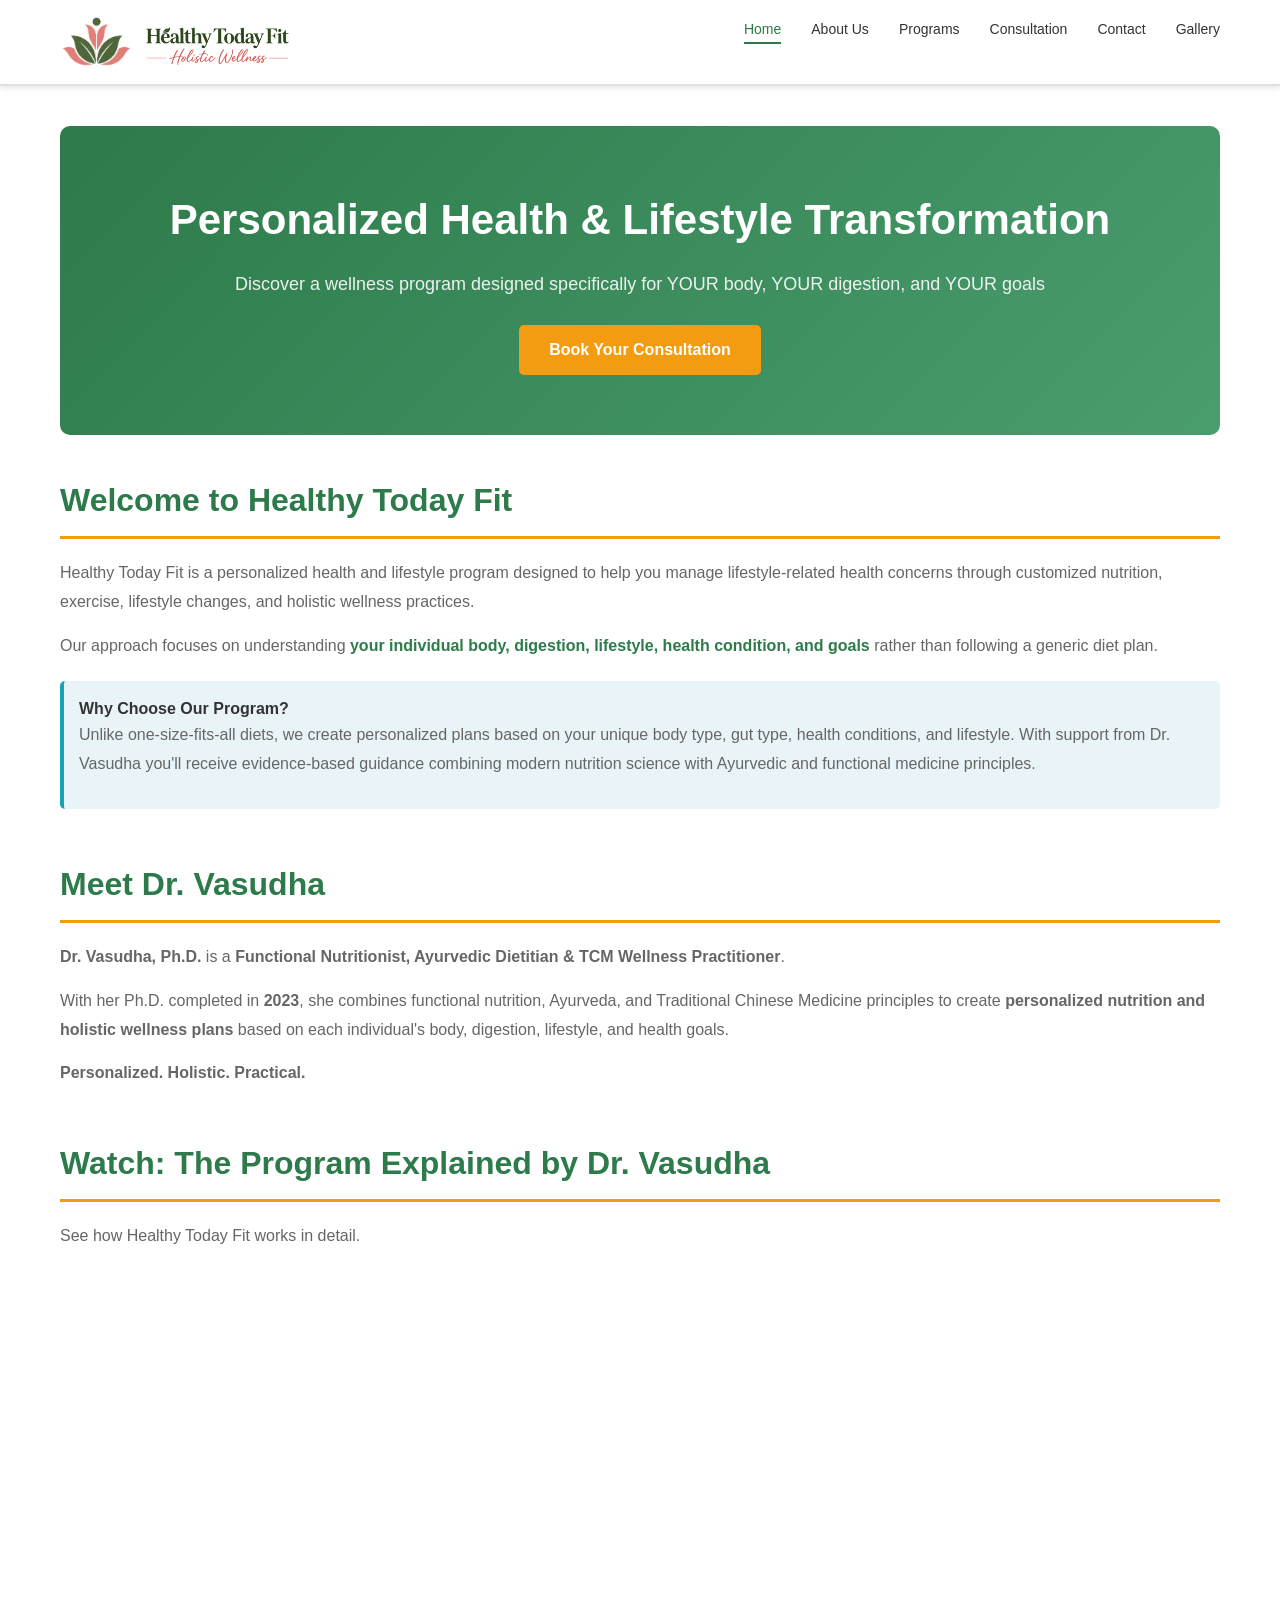
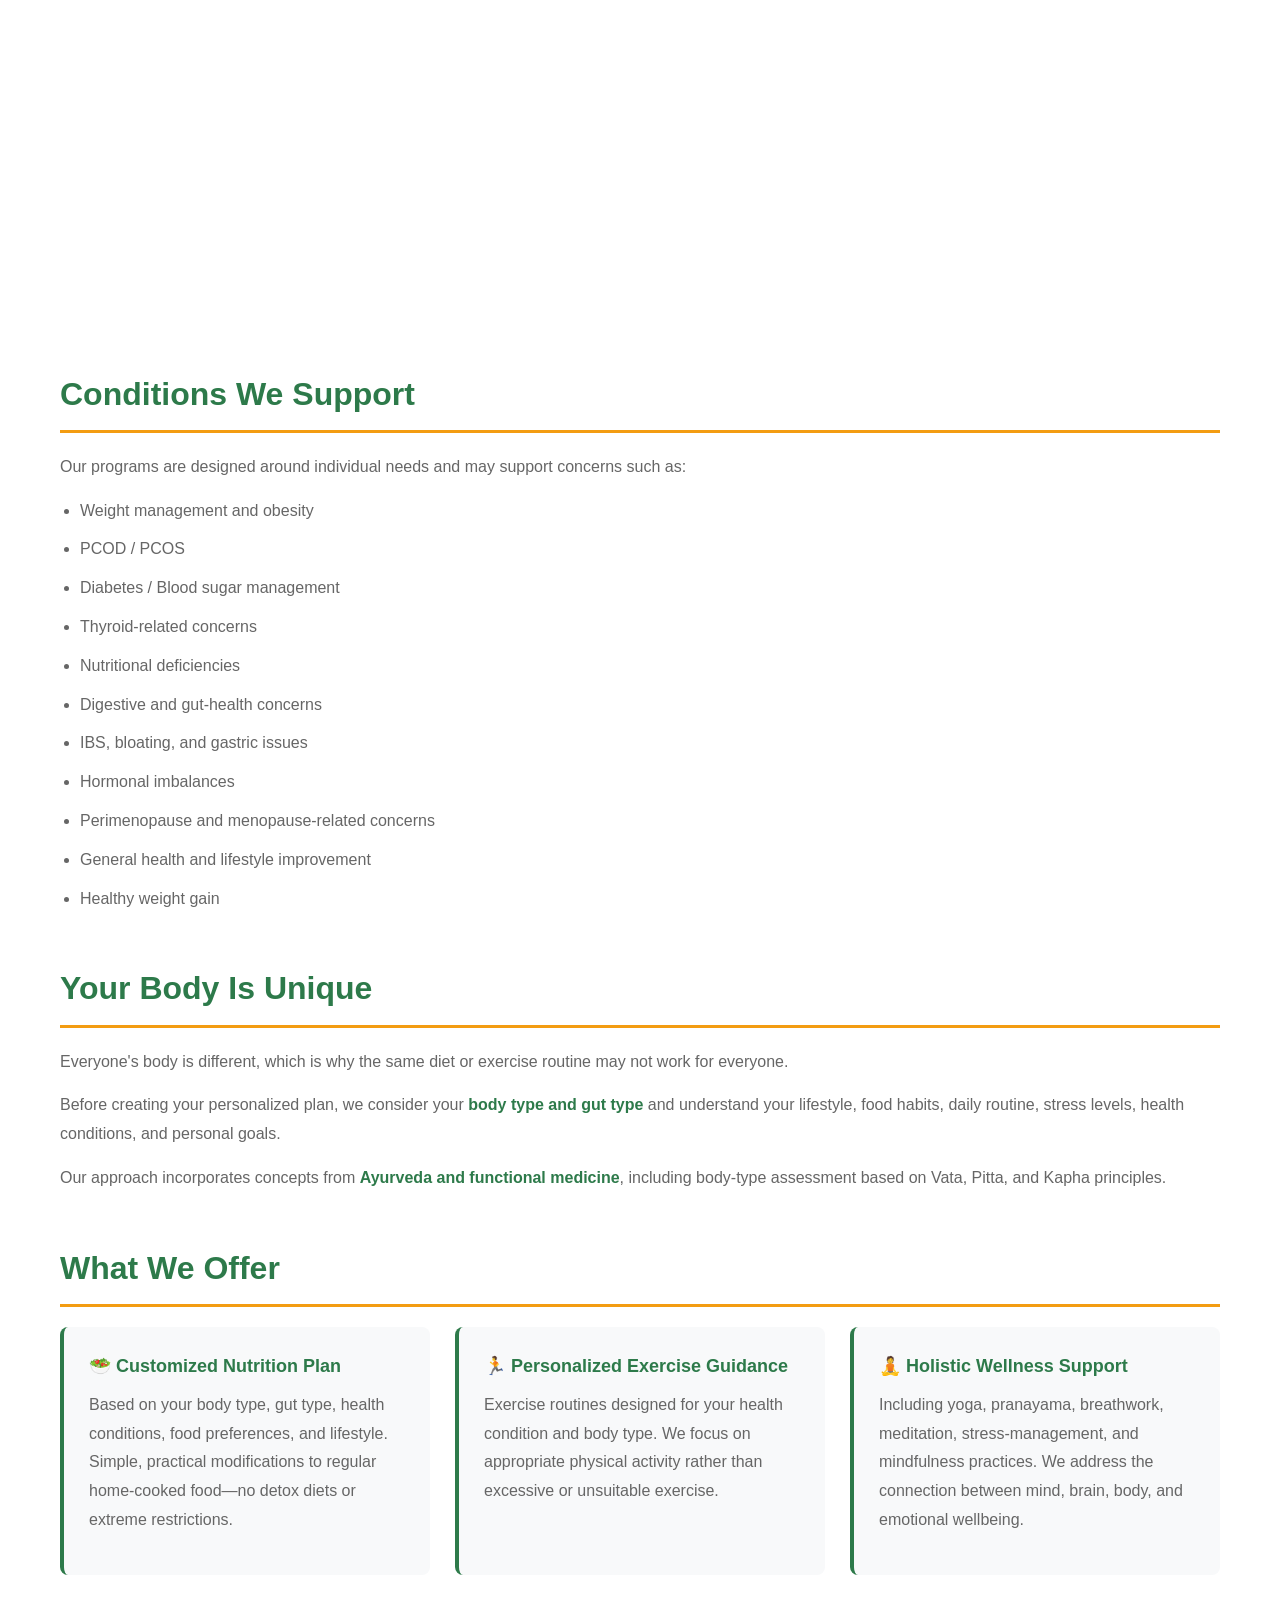
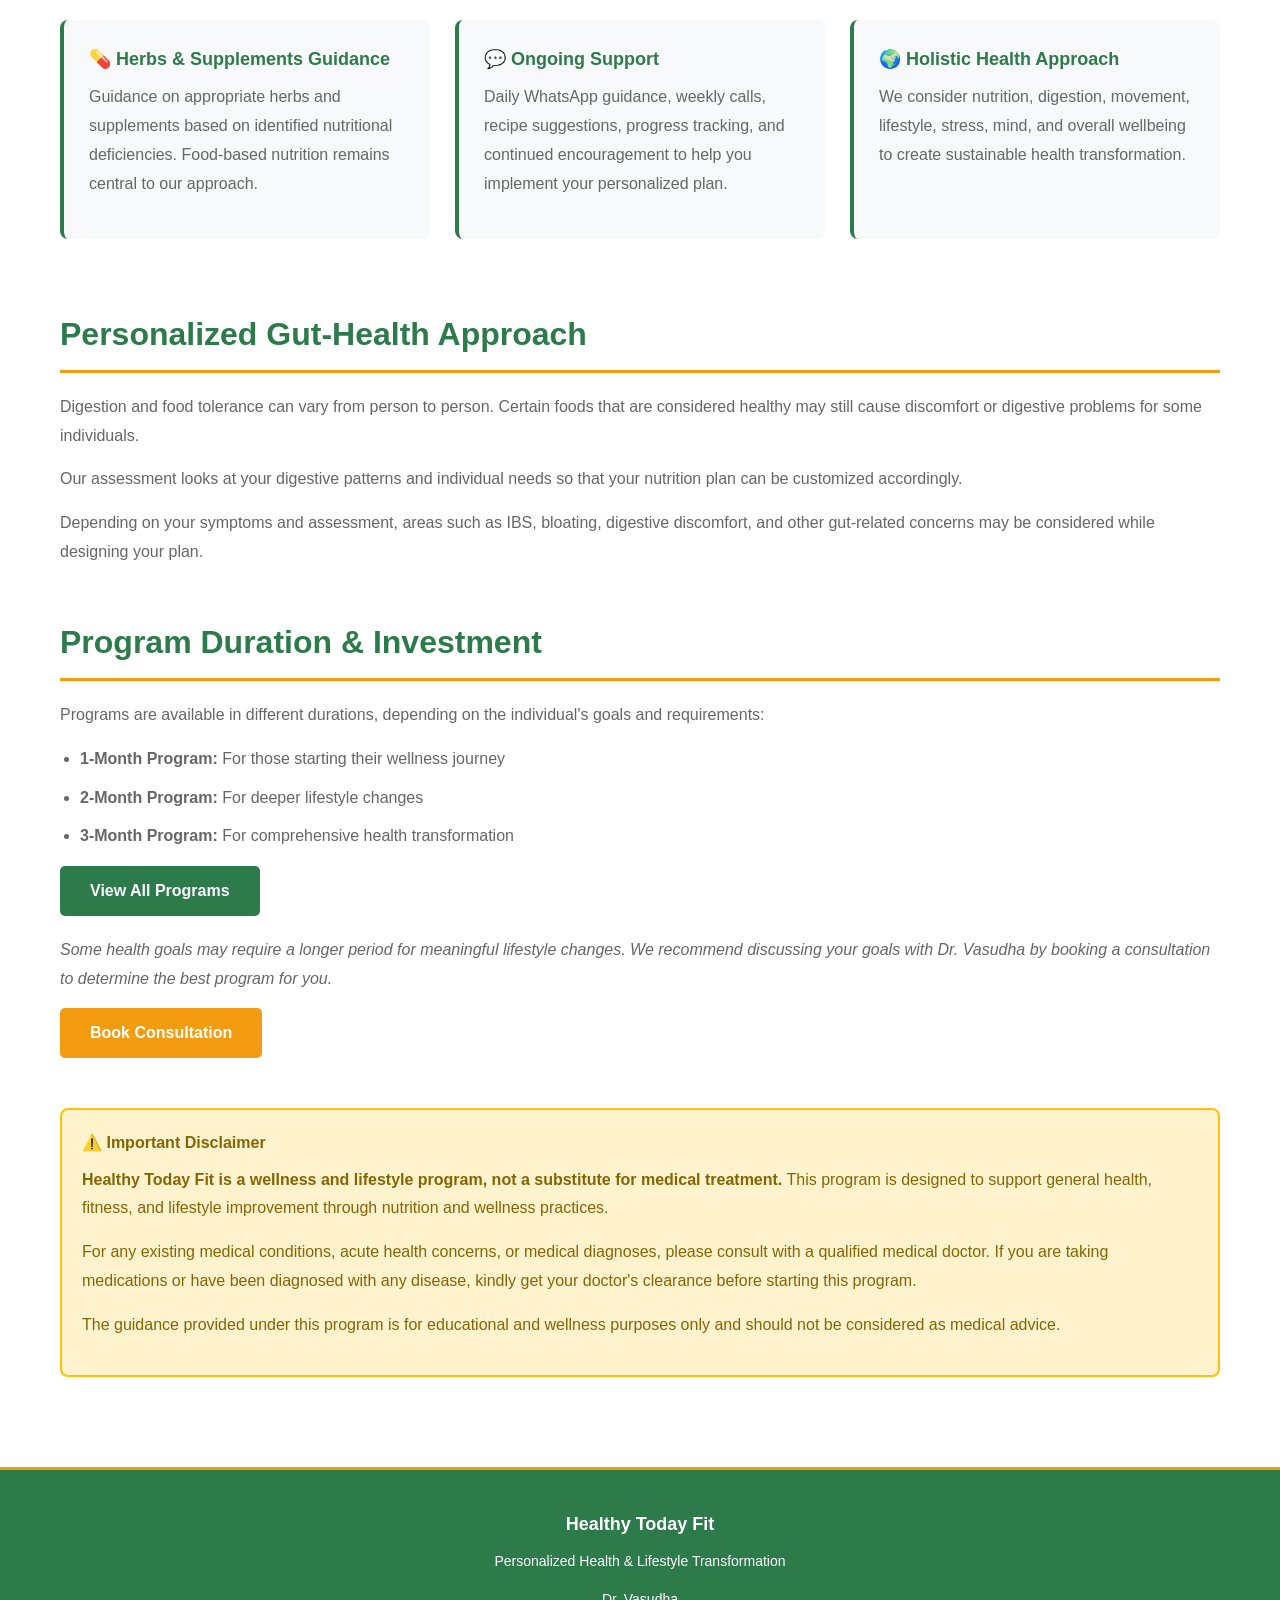
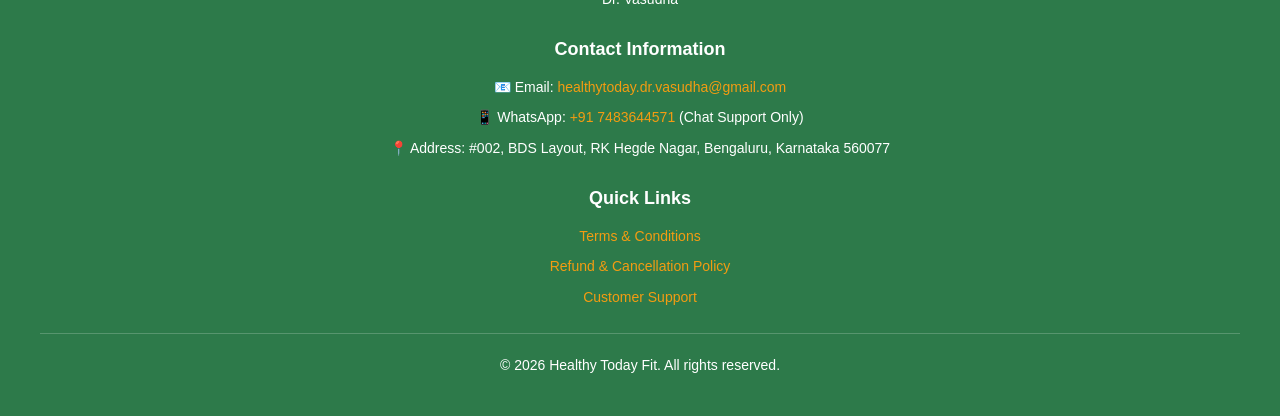
<file: index.html>
<!DOCTYPE html>
<html lang="en">

<head>
    <meta charset="UTF-8">
    <meta name="viewport" content="width=device-width, initial-scale=1.0">
    <title>Healthy Today Fit - Personalized Health & Wellness Program</title>
    <link rel="stylesheet" href="style.css">
</head>

<body>
    <!-- Header -->
    <header>
        <div class="header-container">
            <div class="logo">
                <img src="logo.png" alt="Healthy Today Fit Logo">
                <img src="text.png" alt="Healthy Today Fit Logo">
            </div>
            <nav>
                <button id="hamburgerBtn" class="hamburger">
                    <span></span>
                    <span></span>
                    <span></span>
                </button>
                <ul id="navMenu">
                    <li><a href="index.html" class="active">Home</a></li>
                    <li><a href="about-us.html">About Us</a></li>
                    <li><a href="services.html">Programs</a></li>
                    <li><a href="consultation-booking.html">Consultation</a></li>
                    <li><a href="contact-us.html">Contact</a></li>
                    <li><a href="gallery.html">Gallery</a></li>
                </ul>
            </nav>
        </div>
    </header>

    <!-- Main Content -->
    <main>
        <!-- Hero Section -->
        <section class="hero">
            <h1>Personalized Health & Lifestyle Transformation</h1>
            <p>Discover a wellness program designed specifically for YOUR body, YOUR digestion, and YOUR goals</p>
            <a href="consultation-booking.html" class="btn btn-secondary">Book Your Consultation</a>
        </section>

        <!-- Introduction Section -->
        <section>
            <h2>Welcome to Healthy Today Fit</h2>
            <p>Healthy Today Fit is a personalized health and lifestyle program designed to help you manage
                lifestyle-related health concerns through customized nutrition, exercise, lifestyle changes, and
                holistic wellness practices.</p>
            <p>Our approach focuses on understanding <span class="highlight">your individual body, digestion, lifestyle,
                    health condition, and goals</span> rather than following a generic diet plan.</p>

            <div class="info-box">
                <strong>Why Choose Our Program?</strong>
                <p>Unlike one-size-fits-all diets, we create personalized plans based on your unique body type, gut
                    type, health conditions, and lifestyle. With support from Dr. Vasudha you'll receive
                    evidence-based guidance combining modern nutrition science with Ayurvedic and functional medicine
                    principles.</p>
            </div>
        </section>

        <!--vasudh-->
        <section>
            <h2>Meet Dr. Vasudha</h2>
            <p><strong>Dr. Vasudha, Ph.D.</strong> is a <strong>Functional Nutritionist, Ayurvedic Dietitian &amp; TCM
                    Wellness Practitioner</strong>.</p>
            <p>With her Ph.D. completed in <strong>2023</strong>, she combines functional nutrition, Ayurveda, and
                Traditional Chinese Medicine principles to create <strong>personalized nutrition and holistic wellness
                    plans</strong> based on each individual's body, digestion, lifestyle, and health goals.</p>
            <p><strong>Personalized. Holistic. Practical.</strong></p>
        </section>


        <!-- Program Video -->
        <section>
            <h2>Watch: The Program Explained by Dr. Vasudha</h2>
            <p>See how Healthy Today Fit works in detail.</p>
            <div style="position: relative; padding-bottom: 56.25%; height: 0; max-width: 800px; margin: 0 auto;">
                <iframe src="https://www.youtube.com/embed/Sd2QtFzOjws"
                    title="Healthy Today Fit program explained by Dr. Vasudha"
                    style="position: absolute; top: 0; left: 0; width: 100%; height: 100%; border: 0; border-radius: 8px;"
                    allow="accelerometer; autoplay; clipboard-write; encrypted-media; gyroscope; picture-in-picture"
                    allowfullscreen></iframe>
            </div>
        </section>

        <!-- Conditions We Support -->
        <section>
            <h2>Conditions We Support</h2>
            <p>Our programs are designed around individual needs and may support concerns such as:</p>
            <ul>
                <li>Weight management and obesity</li>
                <li>PCOD / PCOS</li>
                <li>Diabetes / Blood sugar management</li>
                <li>Thyroid-related concerns</li>
                <li>Nutritional deficiencies</li>
                <li>Digestive and gut-health concerns</li>
                <li>IBS, bloating, and gastric issues</li>
                <li>Hormonal imbalances</li>
                <li>Perimenopause and menopause-related concerns</li>
                <li>General health and lifestyle improvement</li>
                <li>Healthy weight gain</li>
            </ul>
        </section>

        <!-- Your Body is Unique -->
        <section>
            <h2>Your Body Is Unique</h2>
            <p>Everyone's body is different, which is why the same diet or exercise routine may not work for everyone.
            </p>
            <p>Before creating your personalized plan, we consider your <span class="highlight">body type and gut
                    type</span> and understand your lifestyle, food habits, daily routine, stress levels, health
                conditions, and personal goals.</p>
            <p>Our approach incorporates concepts from <span class="highlight">Ayurveda and functional medicine</span>,
                including body-type assessment based on Vata, Pitta, and Kapha principles.</p>
        </section>

        <!-- Key Features -->
        <section>
            <h2>What We Offer</h2>
            <div class="grid">
                <div class="card">
                    <h4>🥗 Customized Nutrition Plan</h4>
                    <p>Based on your body type, gut type, health conditions, food preferences, and lifestyle. Simple,
                        practical modifications to regular home-cooked food—no detox diets or extreme restrictions.</p>
                </div>
                <div class="card">
                    <h4>🏃 Personalized Exercise Guidance</h4>
                    <p>Exercise routines designed for your health condition and body type. We focus on appropriate
                        physical activity rather than excessive or unsuitable exercise.</p>
                </div>
                <div class="card">
                    <h4>🧘 Holistic Wellness Support</h4>
                    <p>Including yoga, pranayama, breathwork, meditation, stress-management, and mindfulness practices.
                        We address the connection between mind, brain, body, and emotional wellbeing.</p>
                </div>
                <div class="card">
                    <h4>💊 Herbs & Supplements Guidance</h4>
                    <p>Guidance on appropriate herbs and supplements based on identified nutritional deficiencies.
                        Food-based nutrition remains central to our approach.</p>
                </div>
                <div class="card">
                    <h4>💬 Ongoing Support</h4>
                    <p>Daily WhatsApp guidance, weekly calls, recipe suggestions, progress tracking, and continued
                        encouragement to help you implement your personalized plan.</p>
                </div>
                <div class="card">
                    <h4>🌍 Holistic Health Approach</h4>
                    <p>We consider nutrition, digestion, movement, lifestyle, stress, mind, and overall wellbeing to
                        create sustainable health transformation.</p>
                </div>
            </div>
        </section>

        <!-- Gut Health Approach -->
        <section>
            <h2>Personalized Gut-Health Approach</h2>
            <p>Digestion and food tolerance can vary from person to person. Certain foods that are considered healthy
                may still cause discomfort or digestive problems for some individuals.</p>
            <p>Our assessment looks at your digestive patterns and individual needs so that your nutrition plan can be
                customized accordingly.</p>
            <p>Depending on your symptoms and assessment, areas such as IBS, bloating, digestive discomfort, and other
                gut-related concerns may be considered while designing your plan.</p>
        </section>

        <!-- Program Duration -->
        <section>
            <h2>Program Duration & Investment</h2>
            <p>Programs are available in different durations, depending on the individual's goals and requirements:</p>
            <ul>
                <li><strong>1-Month Program:</strong> For those starting their wellness journey</li>
                <li><strong>2-Month Program:</strong> For deeper lifestyle changes</li>
                <li><strong>3-Month Program:</strong> For comprehensive health transformation</li>
            </ul>
            <a href="services.html" class="btn btn-primary">View All Programs</a>
            <p class="mt-20""><em>Some health goals may require a longer period for meaningful lifestyle changes. We recommend
                    discussing your goals with Dr. Vasudha by booking a consultation to determine the best
                    program for you.</em></p>
            <a href=" consultation-booking.html" class="btn btn-secondary">Book Consultation</a>
        </section>

        <!-- Disclaimer -->
        <section>
            <div class="disclaimer">
                <h4>⚠️ Important Disclaimer</h4>
                <p><strong>Healthy Today Fit is a wellness and lifestyle program, not a substitute for medical
                        treatment.</strong> This program is designed to support general health, fitness, and lifestyle
                    improvement through nutrition and wellness practices.</p>
                <p>For any existing medical conditions, acute health concerns, or medical diagnoses, please consult with
                    a qualified medical doctor. If you are taking medications or have been diagnosed with any disease,
                    kindly get your doctor's clearance before starting this program.</p>
                <p>The guidance provided under this program is for educational and wellness purposes only and should not
                    be considered as medical advice.</p>
            </div>
        </section>
    </main>

    <!-- Footer -->
    <footer>
        <div class="footer-content">
            <div class="footer-section">
                <h4>Healthy Today Fit</h4>
                <p>Personalized Health & Lifestyle Transformation</p>
                <p style="margin-top: 15px;">Dr. Vasudha</p>
            </div>
            <div class="footer-section">
                <h4>Contact Information</h4>
                <p>📧 Email: <a href="mailto:healthytoday.dr.vasudha@gmail.com">healthytoday.dr.vasudha@gmail.com</a>
                </p>
                <p>📱 WhatsApp: <a href="https://wa.me/917483644571">+91 7483644571</a> (Chat Support Only)</p>
                <p>📍 Address: #002, BDS Layout, RK Hegde Nagar, Bengaluru, Karnataka 560077
                </p>
            </div>
            <div class="footer-section">
                <h4>Quick Links</h4>
                <p><a href="terms-conditions.html">Terms & Conditions</a></p>
                <p><a href="refund-policy.html">Refund & Cancellation Policy</a></p>
                <p><a href="grievance-support.html">Customer Support</a></p>
            </div>
            <div class="footer-bottom">
                <p>&copy; 2026 Healthy Today Fit. All rights reserved.</p>
            </div>
        </div>
    </footer>
    <script>
        // Mobile menu toggle
        const hamburgerBtn = document.getElementById('hamburgerBtn');
        const navMenu = document.getElementById('navMenu');

        hamburgerBtn.addEventListener('click', function () {
            hamburgerBtn.classList.toggle('active');
            navMenu.classList.toggle('active');
        });

        // Close menu when link clicked
        const navLinks = navMenu.querySelectorAll('a');
        navLinks.forEach(link => {
            link.addEventListener('click', function () {
                hamburgerBtn.classList.remove('active');
                navMenu.classList.remove('active');
            });
        });
    </script>
</body>

</html>
</file>
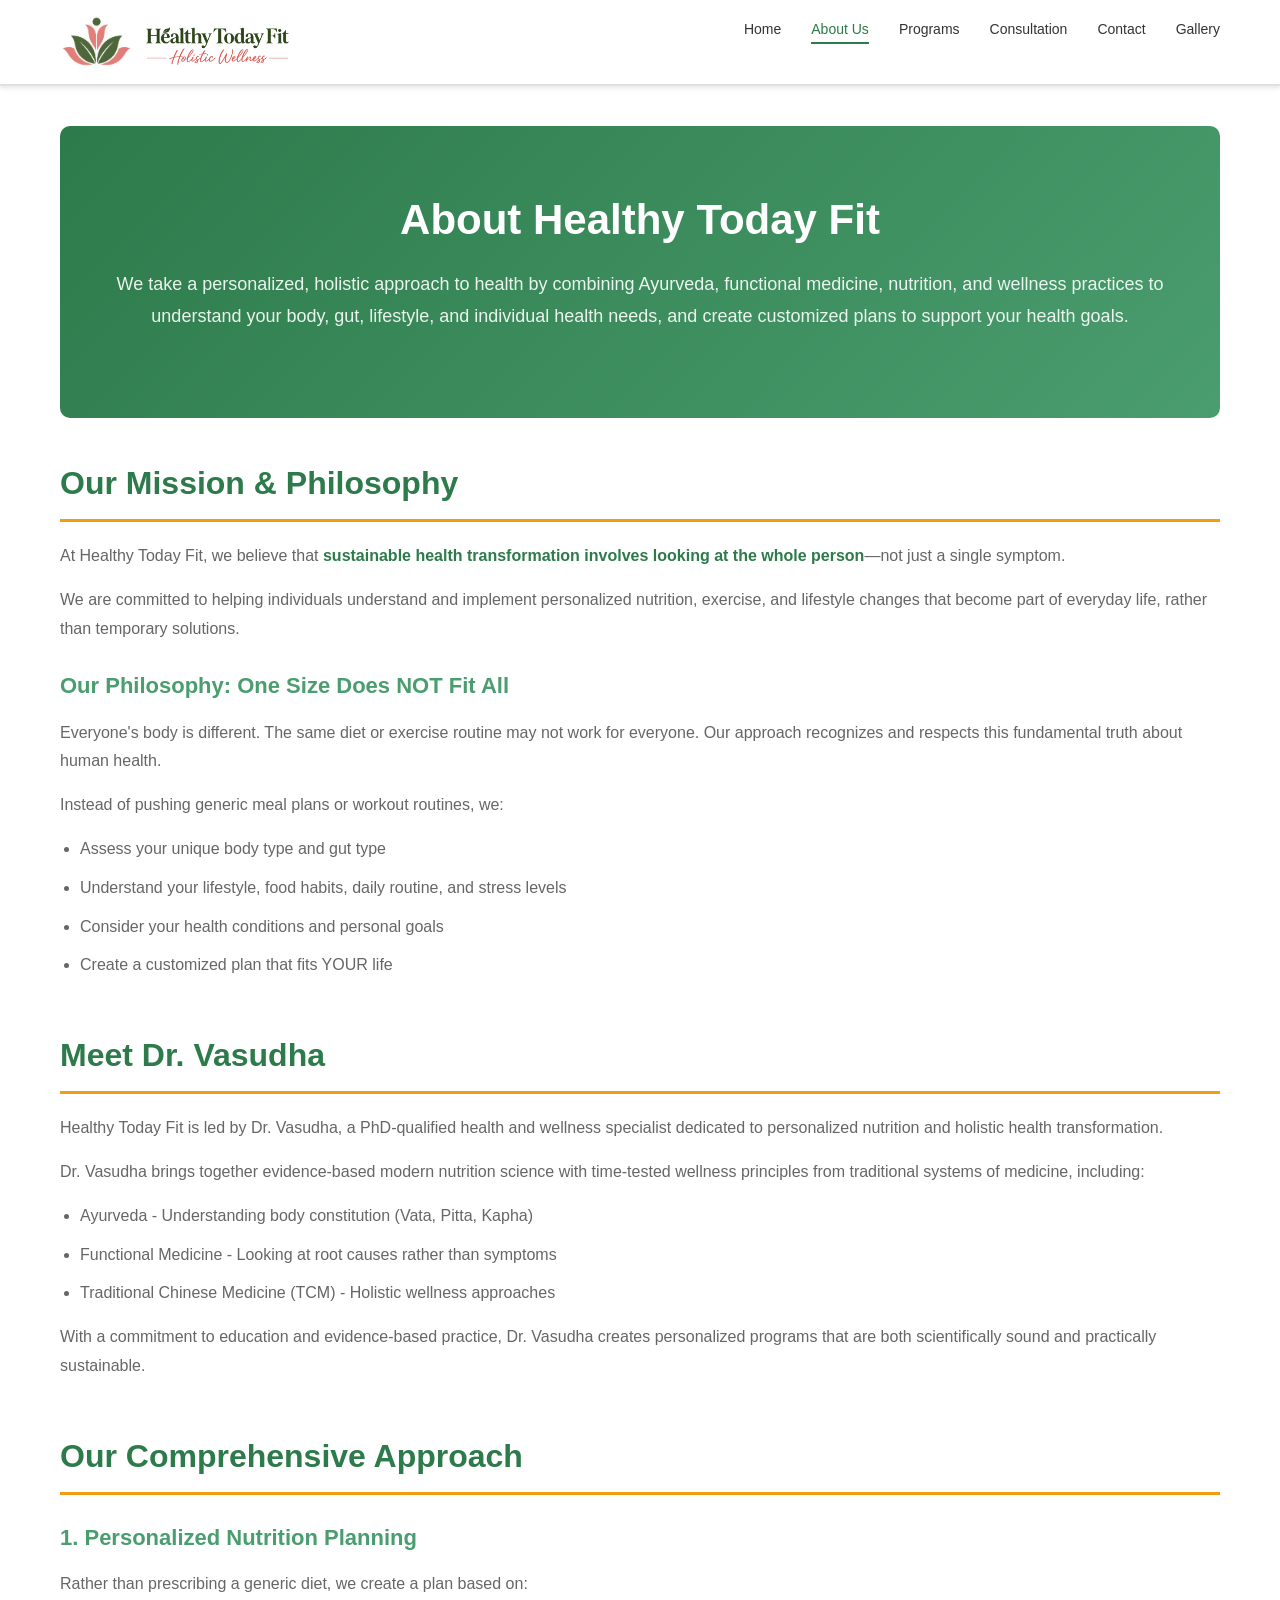
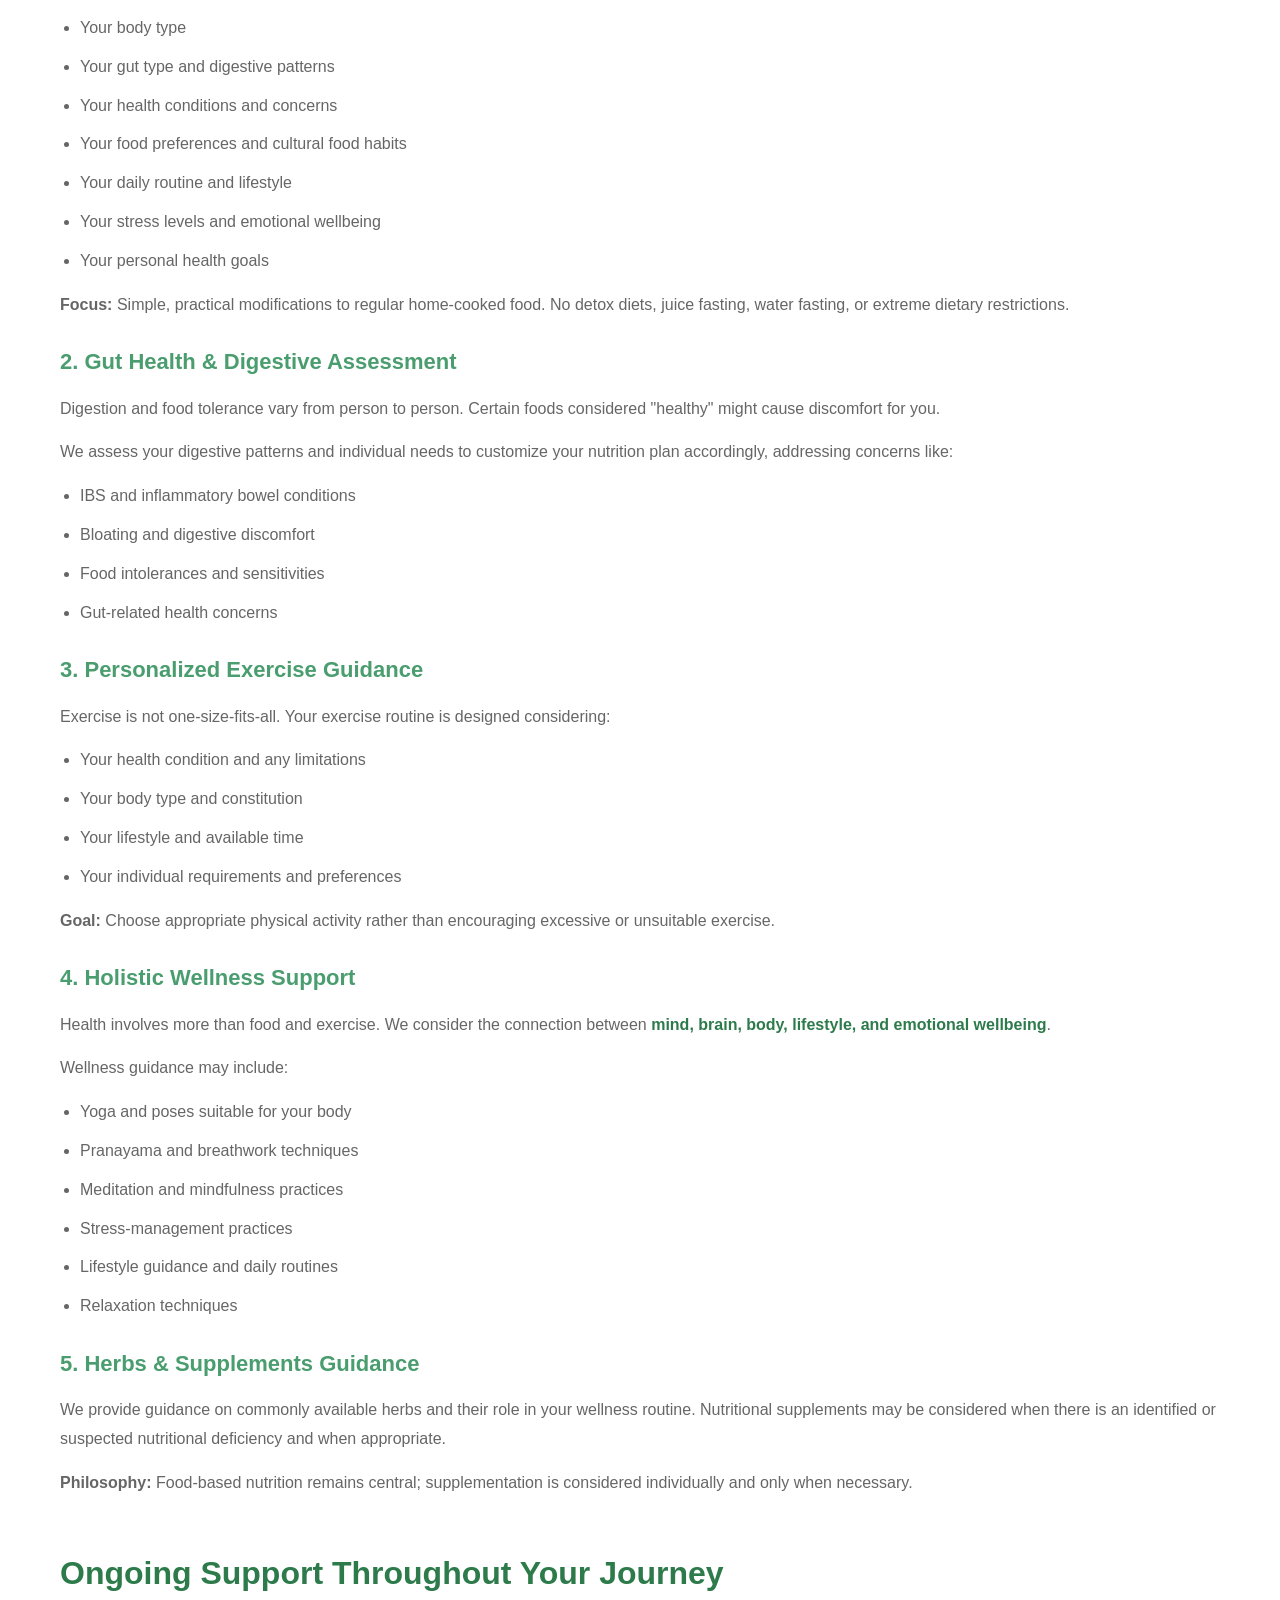
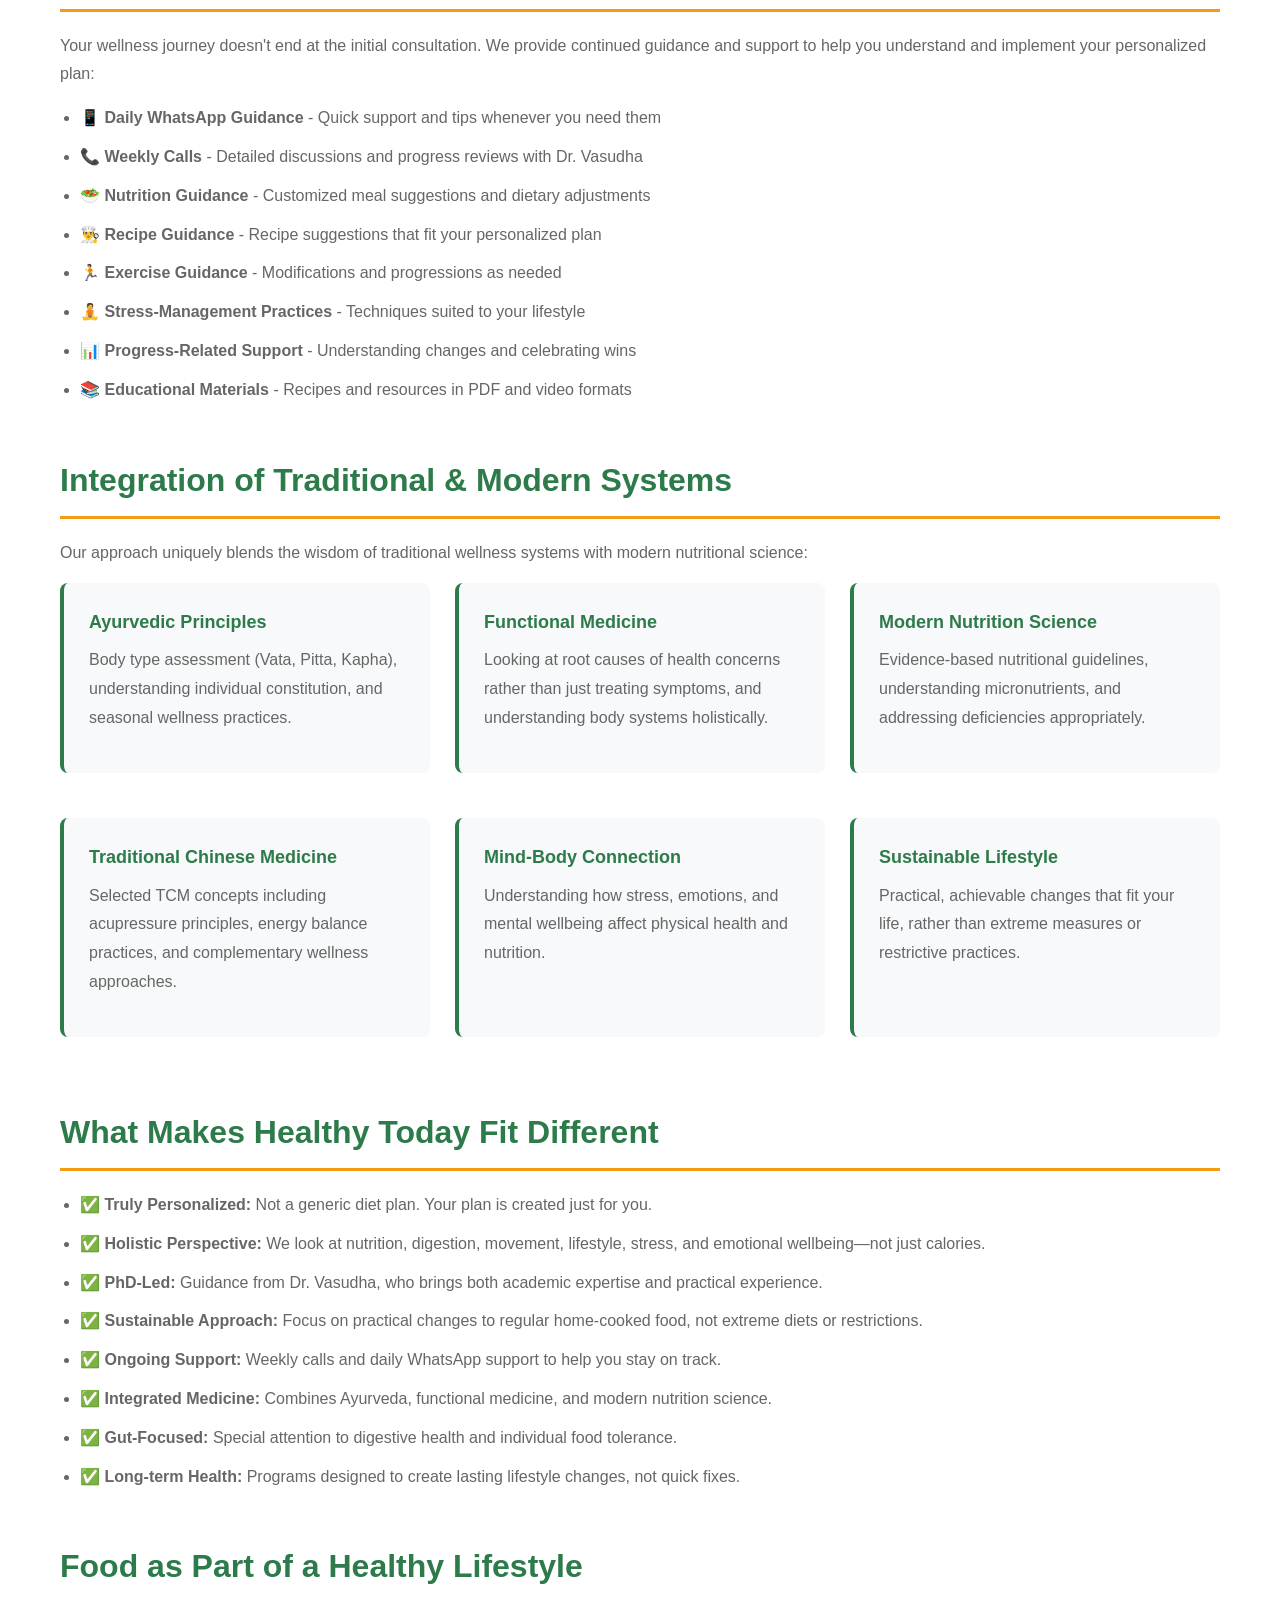
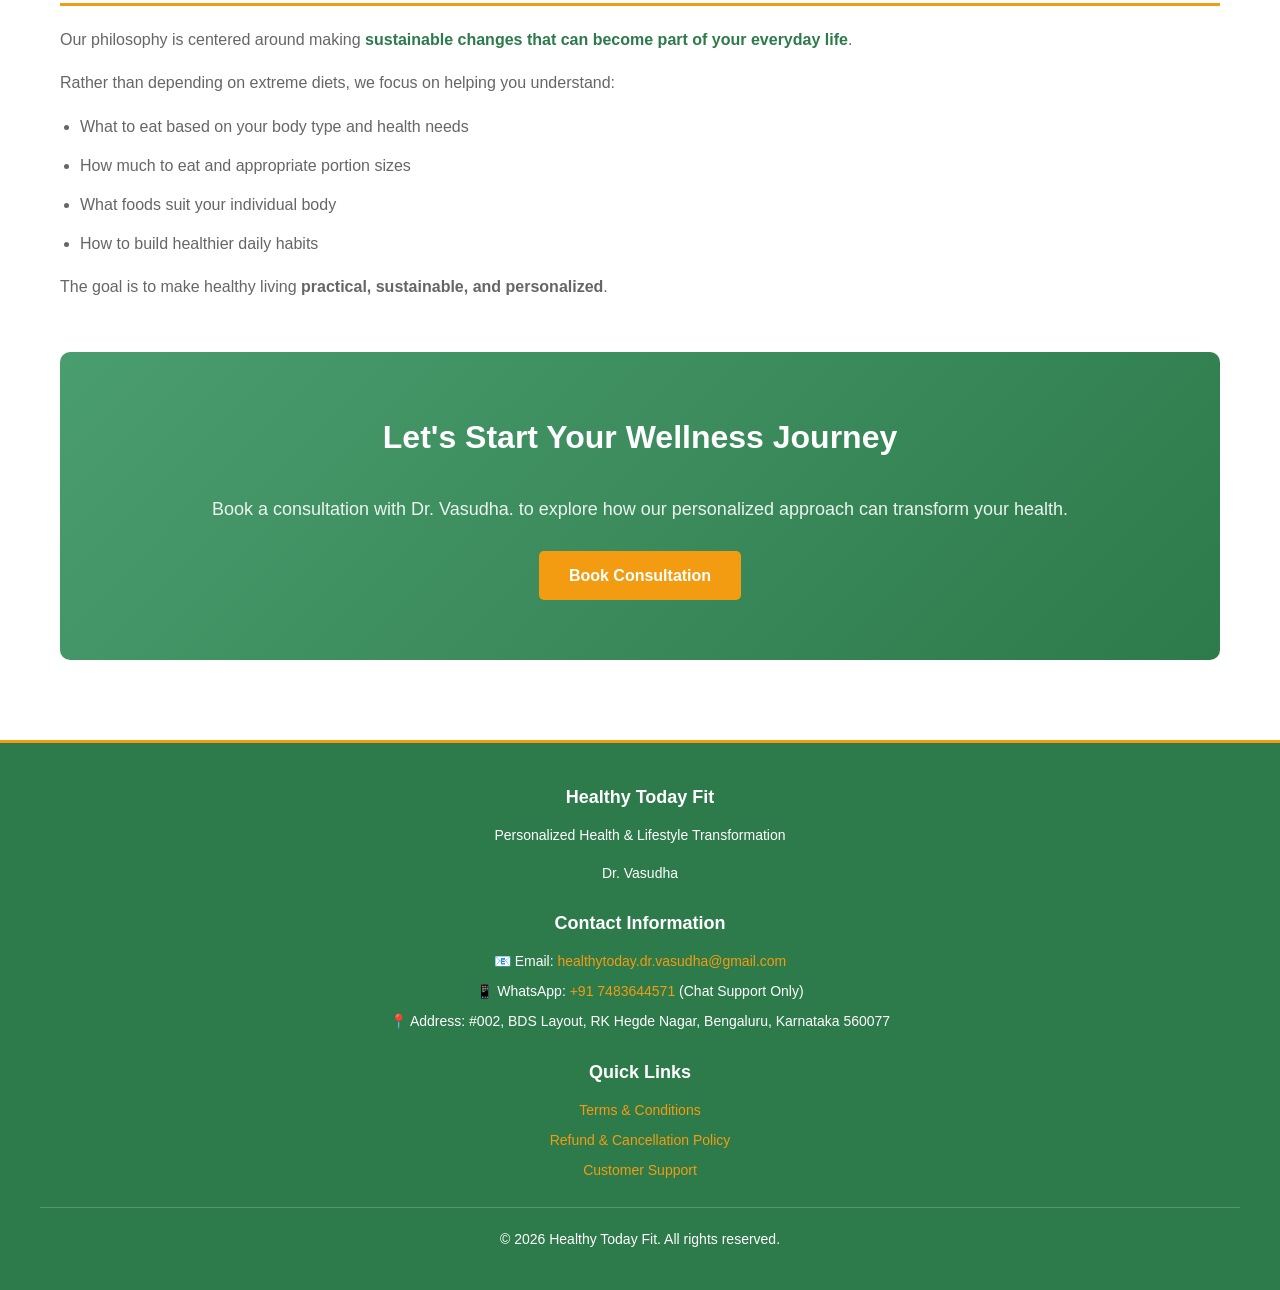
<file: about-us.html>
<!DOCTYPE html>
<html lang="en">

<head>
    <meta charset="UTF-8">
    <meta name="viewport" content="width=device-width, initial-scale=1.0">
    <title>About Us - Healthy Today Fit</title>
    <link rel="stylesheet" href="style.css">
</head>

<body>
    <!-- Header -->
    <header>
        <div class="header-container">
            <div class="logo">
                <img src="logo.png" alt="Healthy Today Fit Logo">
                <img src="text.png" alt="Healthy Today Fit Logo">
            </div>
            <nav>
                <button id="hamburgerBtn" class="hamburger">
                    <span></span>
                    <span></span>
                    <span></span>
                </button>
                <ul id="navMenu">
                    <li><a href="index.html">Home</a></li>
                    <li><a href="about-us.html" class="active">About Us</a></li>
                    <li><a href="services.html">Programs</a></li>
                    <li><a href="consultation-booking.html">Consultation</a></li>
                    <li><a href="contact-us.html">Contact</a></li>
                    <li><a href="gallery.html">Gallery</a></li>
                </ul>
            </nav>
        </div>
    </header>

    <!-- Main Content -->
    <main>
        <!-- Hero Section -->
        <section class="hero">
            <h1>About Healthy Today Fit</h1>
            <p>We take a personalized, holistic approach to health by combining Ayurveda, functional medicine,
                nutrition, and wellness practices to understand your body, gut, lifestyle, and individual health needs,
                and create customized plans to support your health goals.</p>
        </section>

        <!-- Our Mission -->
        <section>
            <h2>Our Mission & Philosophy</h2>
            <p>At Healthy Today Fit, we believe that <span class="highlight">sustainable health transformation involves
                    looking at the whole person</span>—not just a single symptom.</p>
            <p>We are committed to helping individuals understand and implement personalized nutrition, exercise, and
                lifestyle changes that become part of everyday life, rather than temporary solutions.</p>

            <h3>Our Philosophy: One Size Does NOT Fit All</h3>
            <p>Everyone's body is different. The same diet or exercise routine may not work for everyone. Our approach
                recognizes and respects this fundamental truth about human health.</p>
            <p>Instead of pushing generic meal plans or workout routines, we:</p>
            <ul>
                <li>Assess your unique body type and gut type</li>
                <li>Understand your lifestyle, food habits, daily routine, and stress levels</li>
                <li>Consider your health conditions and personal goals</li>
                <li>Create a customized plan that fits YOUR life</li>
            </ul>
        </section>

        <!-- About Dr. Vasudha -->
        <section>
            <h2>Meet Dr. Vasudha</h2>
            <p>Healthy Today Fit is led by Dr. Vasudha, a PhD-qualified health and wellness specialist dedicated to
                personalized nutrition and holistic health transformation.</p>
            <p>Dr. Vasudha brings together evidence-based modern nutrition science with time-tested wellness principles
                from traditional systems of medicine, including:</p>
            <ul>
                <li>Ayurveda - Understanding body constitution (Vata, Pitta, Kapha)</li>
                <li>Functional Medicine - Looking at root causes rather than symptoms</li>
                <li>Traditional Chinese Medicine (TCM) - Holistic wellness approaches</li>
            </ul>
            <p>With a commitment to education and evidence-based practice, Dr. Vasudha creates personalized programs
                that are both scientifically sound and practically sustainable.</p>
        </section>

        <!-- Our Approach -->
        <section>
            <h2>Our Comprehensive Approach</h2>

            <h3>1. Personalized Nutrition Planning</h3>
            <p>Rather than prescribing a generic diet, we create a plan based on:</p>
            <ul>
                <li>Your body type</li>
                <li>Your gut type and digestive patterns</li>
                <li>Your health conditions and concerns</li>
                <li>Your food preferences and cultural food habits</li>
                <li>Your daily routine and lifestyle</li>
                <li>Your stress levels and emotional wellbeing</li>
                <li>Your personal health goals</li>
            </ul>
            <p><strong>Focus:</strong> Simple, practical modifications to regular home-cooked food. No detox diets,
                juice fasting, water fasting, or extreme dietary restrictions.</p>

            <h3>2. Gut Health & Digestive Assessment</h3>
            <p>Digestion and food tolerance vary from person to person. Certain foods considered "healthy" might cause
                discomfort for you.</p>
            <p>We assess your digestive patterns and individual needs to customize your nutrition plan accordingly,
                addressing concerns like:</p>
            <ul>
                <li>IBS and inflammatory bowel conditions</li>
                <li>Bloating and digestive discomfort</li>
                <li>Food intolerances and sensitivities</li>
                <li>Gut-related health concerns</li>
            </ul>

            <h3>3. Personalized Exercise Guidance</h3>
            <p>Exercise is not one-size-fits-all. Your exercise routine is designed considering:</p>
            <ul>
                <li>Your health condition and any limitations</li>
                <li>Your body type and constitution</li>
                <li>Your lifestyle and available time</li>
                <li>Your individual requirements and preferences</li>
            </ul>
            <p><strong>Goal:</strong> Choose appropriate physical activity rather than encouraging excessive or
                unsuitable exercise.</p>

            <h3>4. Holistic Wellness Support</h3>
            <p>Health involves more than food and exercise. We consider the connection between <span
                    class="highlight">mind, brain, body, lifestyle, and emotional wellbeing</span>.</p>
            <p>Wellness guidance may include:</p>
            <ul>
                <li>Yoga and poses suitable for your body</li>
                <li>Pranayama and breathwork techniques</li>
                <li>Meditation and mindfulness practices</li>
                <li>Stress-management practices</li>
                <li>Lifestyle guidance and daily routines</li>
                <li>Relaxation techniques</li>
            </ul>

            <h3>5. Herbs & Supplements Guidance</h3>
            <p>We provide guidance on commonly available herbs and their role in your wellness routine. Nutritional
                supplements may be considered when there is an identified or suspected nutritional deficiency and when
                appropriate.</p>
            <p><strong>Philosophy:</strong> Food-based nutrition remains central; supplementation is considered
                individually and only when necessary.</p>
        </section>

        <!-- Our Support -->
        <section>
            <h2>Ongoing Support Throughout Your Journey</h2>
            <p>Your wellness journey doesn't end at the initial consultation. We provide continued guidance and support
                to help you understand and implement your personalized plan:</p>
            <ul>
                <li>📱 <strong>Daily WhatsApp Guidance</strong> - Quick support and tips whenever you need them</li>
                <li>📞 <strong>Weekly Calls</strong> - Detailed discussions and progress reviews with Dr. Vasudha</li>
                <li>🥗 <strong>Nutrition Guidance</strong> - Customized meal suggestions and dietary adjustments</li>
                <li>👨‍🍳 <strong>Recipe Guidance</strong> - Recipe suggestions that fit your personalized plan</li>
                <li>🏃 <strong>Exercise Guidance</strong> - Modifications and progressions as needed</li>
                <li>🧘 <strong>Stress-Management Practices</strong> - Techniques suited to your lifestyle</li>
                <li>📊 <strong>Progress-Related Support</strong> - Understanding changes and celebrating wins</li>
                <li>📚 <strong>Educational Materials</strong> - Recipes and resources in PDF and video formats</li>
            </ul>
        </section>

        <!-- Holistic Integration -->
        <section>
            <h2>Integration of Traditional & Modern Systems</h2>
            <p>Our approach uniquely blends the wisdom of traditional wellness systems with modern nutritional science:
            </p>

            <div class="grid">
                <div class="card">
                    <h4>Ayurvedic Principles</h4>
                    <p>Body type assessment (Vata, Pitta, Kapha), understanding individual constitution, and seasonal
                        wellness practices.</p>
                </div>
                <div class="card">
                    <h4>Functional Medicine</h4>
                    <p>Looking at root causes of health concerns rather than just treating symptoms, and understanding
                        body systems holistically.</p>
                </div>
                <div class="card">
                    <h4>Modern Nutrition Science</h4>
                    <p>Evidence-based nutritional guidelines, understanding micronutrients, and addressing deficiencies
                        appropriately.</p>
                </div>
                <div class="card">
                    <h4>Traditional Chinese Medicine</h4>
                    <p>Selected TCM concepts including acupressure principles, energy balance practices, and
                        complementary wellness approaches.</p>
                </div>
                <div class="card">
                    <h4>Mind-Body Connection</h4>
                    <p>Understanding how stress, emotions, and mental wellbeing affect physical health and nutrition.
                    </p>
                </div>
                <div class="card">
                    <h4>Sustainable Lifestyle</h4>
                    <p>Practical, achievable changes that fit your life, rather than extreme measures or restrictive
                        practices.</p>
                </div>
            </div>
        </section>

        <!-- What Makes Us Different -->
        <section>
            <h2>What Makes Healthy Today Fit Different</h2>
            <ul>
                <li>✅ <strong>Truly Personalized:</strong> Not a generic diet plan. Your plan is created just for you.
                </li>
                <li>✅ <strong>Holistic Perspective:</strong> We look at nutrition, digestion, movement, lifestyle,
                    stress, and emotional wellbeing—not just calories.</li>
                <li>✅ <strong>PhD-Led:</strong> Guidance from Dr. Vasudha, who brings both academic expertise and
                    practical experience.</li>
                <li>✅ <strong>Sustainable Approach:</strong> Focus on practical changes to regular home-cooked food, not
                    extreme diets or restrictions.</li>
                <li>✅ <strong>Ongoing Support:</strong> Weekly calls and daily WhatsApp support to help you stay on
                    track.</li>
                <li>✅ <strong>Integrated Medicine:</strong> Combines Ayurveda, functional medicine, and modern nutrition
                    science.</li>
                <li>✅ <strong>Gut-Focused:</strong> Special attention to digestive health and individual food tolerance.
                </li>
                <li>✅ <strong>Long-term Health:</strong> Programs designed to create lasting lifestyle changes, not
                    quick fixes.</li>
            </ul>
        </section>

        <!-- Food as Medicine -->
        <section>
            <h2>Food as Part of a Healthy Lifestyle</h2>
            <p>Our philosophy is centered around making <span class="highlight">sustainable changes that can become part
                    of your everyday life</span>.</p>
            <p>Rather than depending on extreme diets, we focus on helping you understand:</p>
            <ul>
                <li>What to eat based on your body type and health needs</li>
                <li>How much to eat and appropriate portion sizes</li>
                <li>What foods suit your individual body</li>
                <li>How to build healthier daily habits</li>
            </ul>
            <p>The goal is to make healthy living <strong>practical, sustainable, and personalized</strong>.</p>
        </section>

        <!-- CTA Section -->
        <section class="hero"
            style="background: linear-gradient(135deg, var(--secondary-color) 0%, var(--primary-color) 100%);">
            <h2 style="color: white; border: none;">Let's Start Your Wellness Journey</h2>
            <p>Book a consultation with Dr. Vasudha. to explore how our personalized approach can transform your
                health.
            </p>
            <a href="consultation-booking.html" class="btn btn-secondary">Book Consultation</a>
        </section>
    </main>

    <!-- Footer -->
    <footer>
        <div class="footer-content">
            <div class="footer-section">
                <h4>Healthy Today Fit</h4>
                <p>Personalized Health & Lifestyle Transformation</p>
                <p style="margin-top: 15px;">Dr. Vasudha</p>
            </div>
            <div class="footer-section">
                <h4>Contact Information</h4>
                <p>📧 Email: <a href="mailto:healthytoday.dr.vasudha@gmail.com">healthytoday.dr.vasudha@gmail.com</a>
                </p>
                <p>📱 WhatsApp: <a href="https://wa.me/917483644571">+91 7483644571</a> (Chat Support Only)</p>
                <p>📍 Address: #002, BDS Layout, RK Hegde Nagar, Bengaluru, Karnataka 560077
                </p>
            </div>
            <div class="footer-section">
                <h4>Quick Links</h4>
                <p><a href="terms-conditions.html">Terms & Conditions</a></p>
                <p><a href="refund-policy.html">Refund & Cancellation Policy</a></p>
                <p><a href="grievance-support.html">Customer Support</a></p>
            </div>
            <div class="footer-bottom">
                <p>&copy; 2026 Healthy Today Fit. All rights reserved.</p>
            </div>
        </div>
    </footer>
    <script>
        // Mobile menu toggle
        const hamburgerBtn = document.getElementById('hamburgerBtn');
        const navMenu = document.getElementById('navMenu');

        hamburgerBtn.addEventListener('click', function () {
            hamburgerBtn.classList.toggle('active');
            navMenu.classList.toggle('active');
        });

        // Close menu when link clicked
        const navLinks = navMenu.querySelectorAll('a');
        navLinks.forEach(link => {
            link.addEventListener('click', function () {
                hamburgerBtn.classList.remove('active');
                navMenu.classList.remove('active');
            });
        });
    </script>
</body>

</html>
</file>
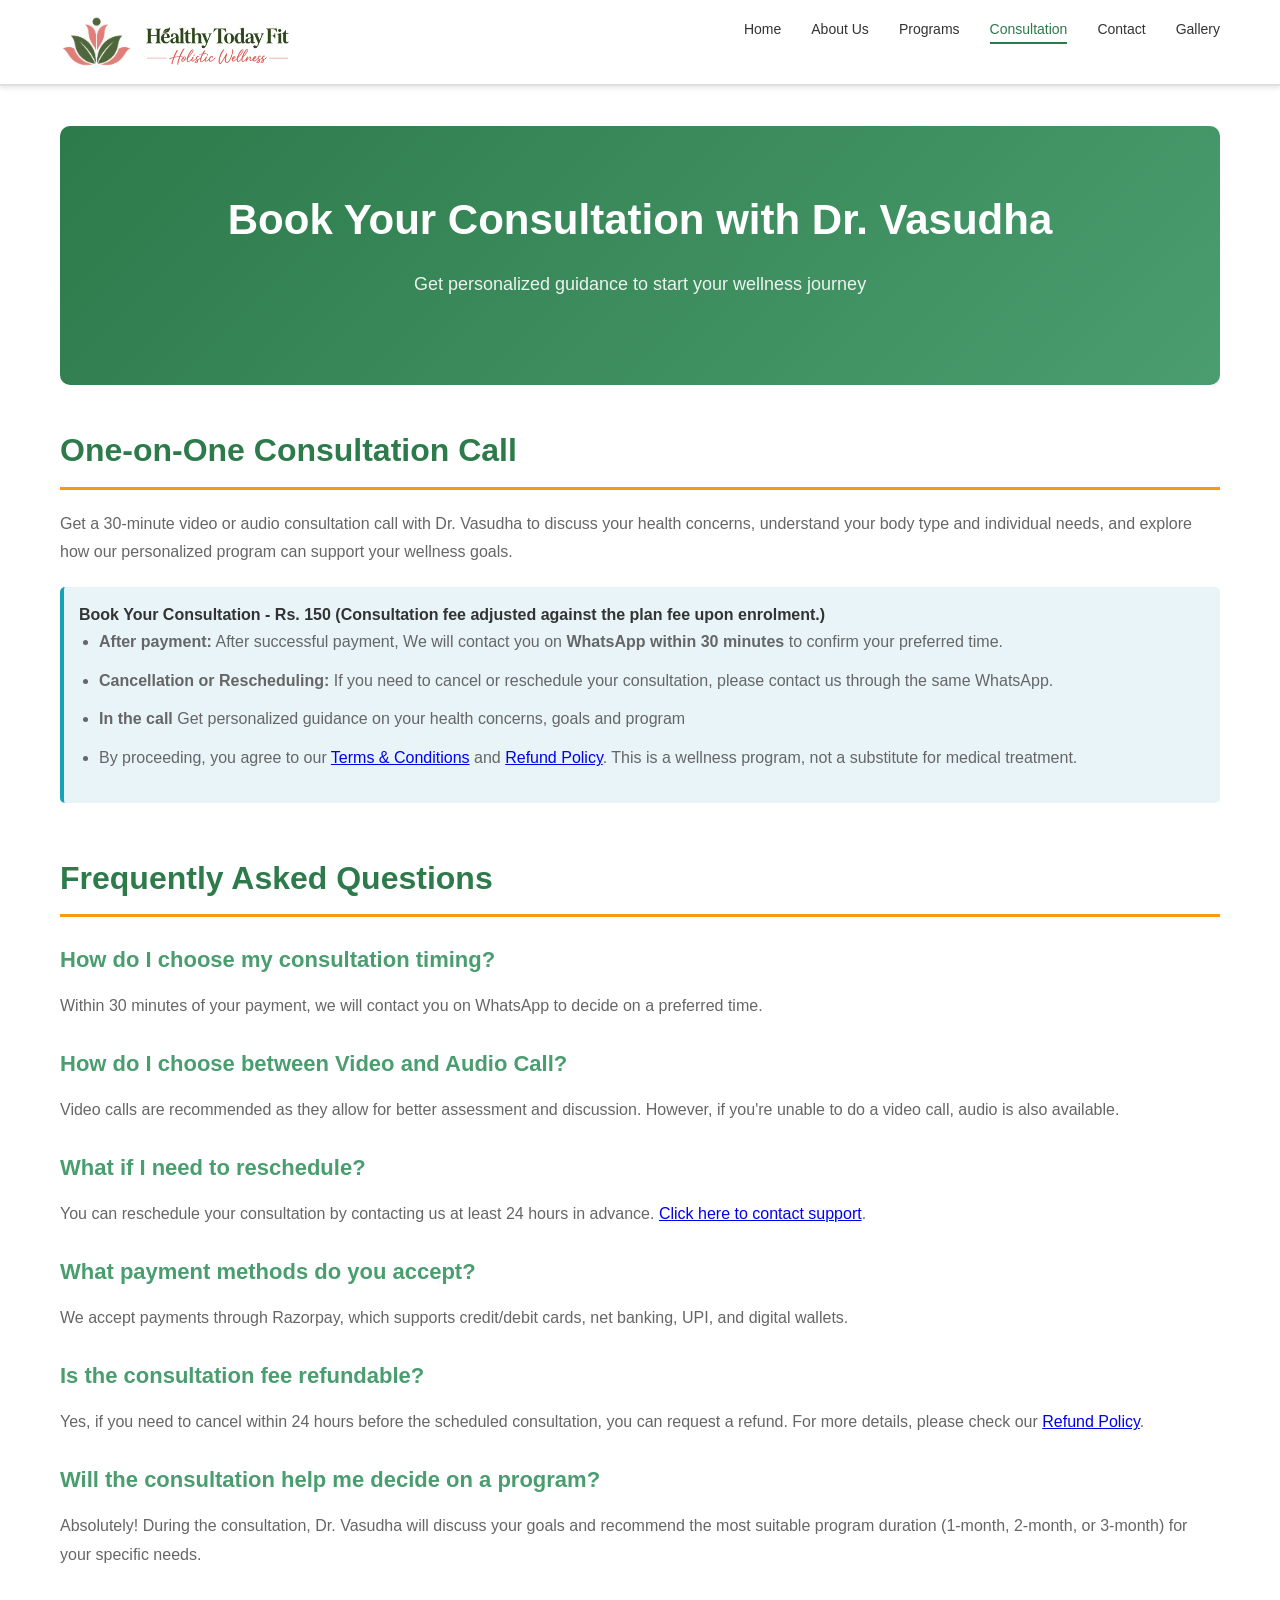
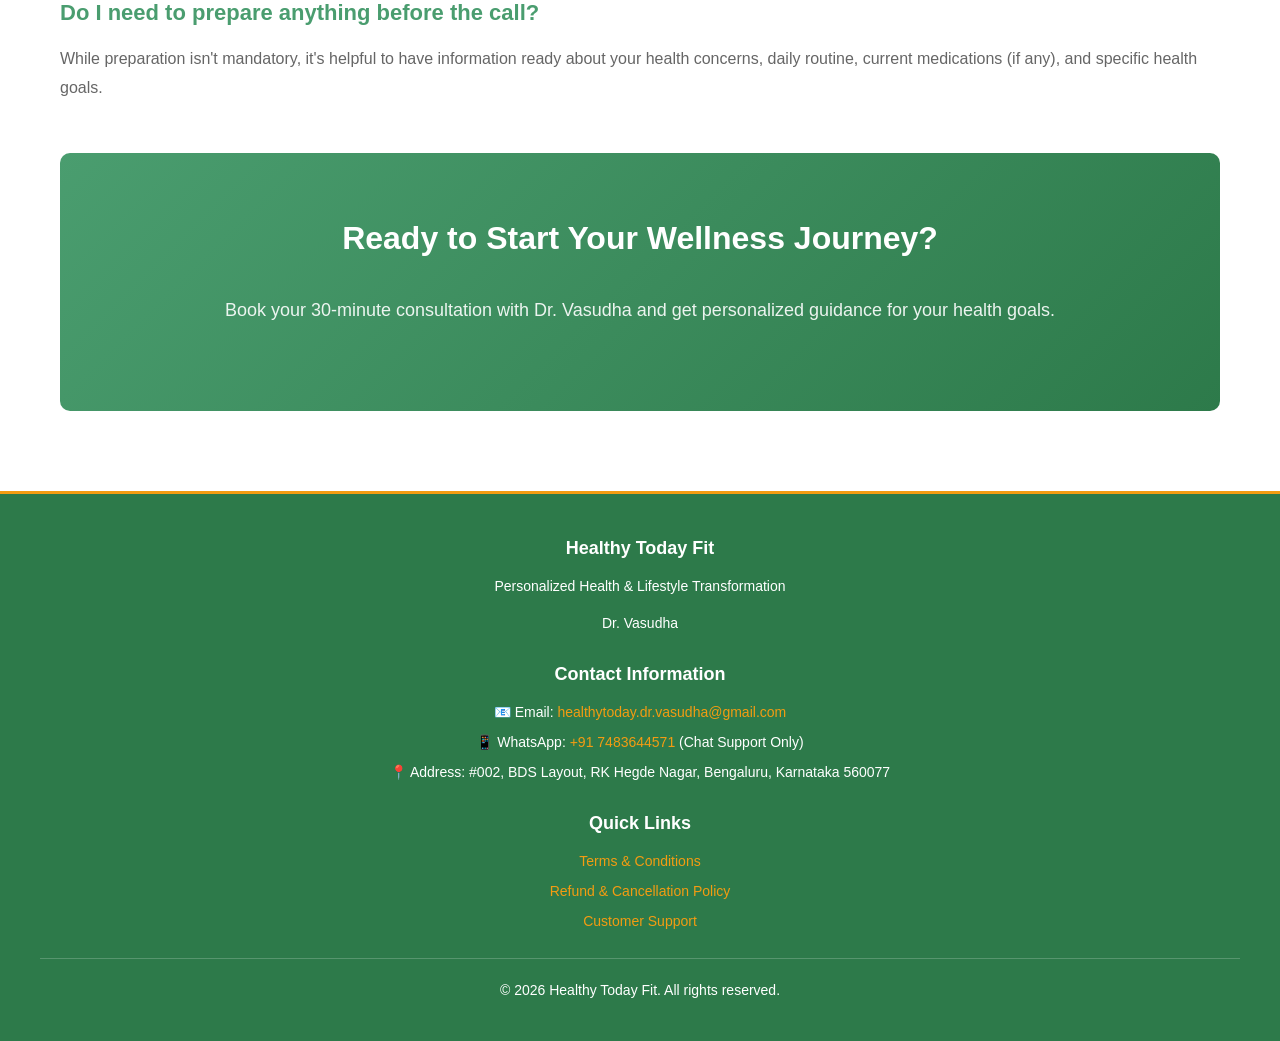
<file: consultation-booking.html>
<!DOCTYPE html>
<html lang="en">

<head>
    <meta charset="UTF-8">
    <meta name="viewport" content="width=device-width, initial-scale=1.0">
    <title>Book Consultation - Healthy Today Fit</title>
    <link rel="stylesheet" href="style.css">
</head>

<body>
    <!-- Header -->
    <header>
        <div class="header-container">
            <div class="logo">
                <img src="logo.png" alt="Healthy Today Fit Logo">
                <img src="text.png" alt="Healthy Today Fit Logo">
            </div>
            <nav>
                <button id="hamburgerBtn" class="hamburger">
                    <span></span>
                    <span></span>
                    <span></span>
                </button>
                <ul id="navMenu">
                    <li><a href="index.html">Home</a></li>
                    <li><a href="about-us.html">About Us</a></li>
                    <li><a href="services.html">Programs</a></li>
                    <li><a href="consultation-booking.html" class="active">Consultation</a></li>
                    <li><a href="contact-us.html">Contact</a></li>
                    <li><a href="gallery.html">Gallery</a></li>
                </ul>
            </nav>
        </div>
    </header>

    <!-- Main Content -->
    <main>
        <!-- Hero Section -->
        <section class="hero">
            <h1>Book Your Consultation with Dr. Vasudha</h1>
            <p>Get personalized guidance to start your wellness journey</p>
        </section>

        <!-- Introduction -->
        <section>
            <h2>One-on-One Consultation Call</h2>
            <p>Get a 30-minute video or audio consultation call with Dr. Vasudha to discuss your health concerns,
                understand your body type and individual needs, and explore how our personalized program can support
                your wellness goals.</p>

            <div class="info-box">
                <strong>Book Your Consultation - Rs. 150 (Consultation fee adjusted against the plan fee upon
                    enrolment.)</strong>
                <ul style="margin-left: 20px;">
                    <li><strong>After payment:</strong> After successful payment, We will contact you on
                        <strong>WhatsApp within 30 minutes</strong> to confirm your preferred time.
                    </li>
                    <li><strong>Cancellation or Rescheduling:</strong> If you need to cancel or reschedule your
                        consultation, please contact us through the same WhatsApp.</li>
                    <li><strong>In the call</strong> Get personalized guidance on your health concerns, goals and
                        program</li>
                    <li>By proceeding, you agree to our <a href="terms-conditions.html">Terms &
                            Conditions</a> and <a href="refund-policy.html">Refund Policy</a>. This is a
                        wellness program, not a substitute for medical treatment.</li>
                </ul>
                <form>
                    <script src="https://checkout.razorpay.com/v1/payment-button.js"
                        data-payment_button_id="pl_Tibn6EmnmVnrae" async> </script>
                </form>
            </div>
        </section>

        <!-- FAQ -->
        <section>
            <h2>Frequently Asked Questions</h2>

            <h3>How do I choose my consultation timing?</h3>
            <p>Within 30 minutes of your payment, we will contact you on WhatsApp to decide on a preferred time.</p>

            <h3>How do I choose between Video and Audio Call?</h3>
            <p>Video calls are recommended as they allow for better assessment and discussion. However, if you're unable
                to do a video call, audio is also available.</p>

            <h3>What if I need to reschedule?</h3>
            <p>You can reschedule your consultation by contacting us at least 24 hours in advance. <a
                    href="contact-us.html">Click here to contact support</a>.</p>

            <h3>What payment methods do you accept?</h3>
            <p>We accept payments through Razorpay, which supports credit/debit cards, net banking, UPI, and digital
                wallets.</p>

            <h3>Is the consultation fee refundable?</h3>
            <p>Yes, if you need to cancel within 24 hours before the scheduled consultation, you can request a refund.
                For more details, please check our <a href="refund-policy.html">Refund Policy</a>.</p>

            <h3>Will the consultation help me decide on a program?</h3>
            <p>Absolutely! During the consultation, Dr. Vasudha will discuss your goals and recommend the most suitable
                program duration (1-month, 2-month, or 3-month) for your specific needs.</p>

            <h3>Do I need to prepare anything before the call?</h3>
            <p>While preparation isn't mandatory, it's helpful to have information ready about your health concerns,
                daily routine, current medications (if any), and specific health goals.</p>
        </section>

        <!-- CTA after booking info -->
        <section class="hero"
            style="background: linear-gradient(135deg, var(--secondary-color) 0%, var(--primary-color) 100%);">
            <h2 style="color: white; border: none;">Ready to Start Your Wellness Journey?</h2>
            <p>Book your 30-minute consultation with Dr. Vasudha and get personalized guidance for your
                health goals.</p>
        </section>
    </main>

    <!-- Footer -->
    <footer>
        <div class="footer-content">
            <div class="footer-section">
                <h4>Healthy Today Fit</h4>
                <p>Personalized Health & Lifestyle Transformation</p>
                <p style="margin-top: 15px;">Dr. Vasudha</p>
            </div>
            <div class="footer-section">
                <h4>Contact Information</h4>
                <p>📧 Email: <a href="mailto:healthytoday.dr.vasudha@gmail.com">healthytoday.dr.vasudha@gmail.com</a>
                </p>
                <p>📱 WhatsApp: <a href="https://wa.me/917483644571">+91 7483644571</a> (Chat Support Only)</p>
                <p>📍 Address: #002, BDS Layout, RK Hegde Nagar, Bengaluru, Karnataka 560077</p>
            </div>
            <div class="footer-section">
                <h4>Quick Links</h4>
                <p><a href="terms-conditions.html">Terms & Conditions</a></p>
                <p><a href="refund-policy.html">Refund & Cancellation Policy</a></p>
                <p><a href="grievance-support.html">Customer Support</a></p>
            </div>
            <div class="footer-bottom">
                <p>&copy; 2026 Healthy Today Fit. All rights reserved.</p>
            </div>
        </div>
    </footer>

    <script>
        // Mobile menu toggle
        const hamburgerBtn = document.getElementById('hamburgerBtn');
        const navMenu = document.getElementById('navMenu');

        hamburgerBtn.addEventListener('click', function () {
            hamburgerBtn.classList.toggle('active');
            navMenu.classList.toggle('active');
        });

        // Close menu when link clicked
        const navLinks = navMenu.querySelectorAll('a');
        navLinks.forEach(link => {
            link.addEventListener('click', function () {
                hamburgerBtn.classList.remove('active');
                navMenu.classList.remove('active');
            });
        });
    </script>
</body>

</html>
</file>
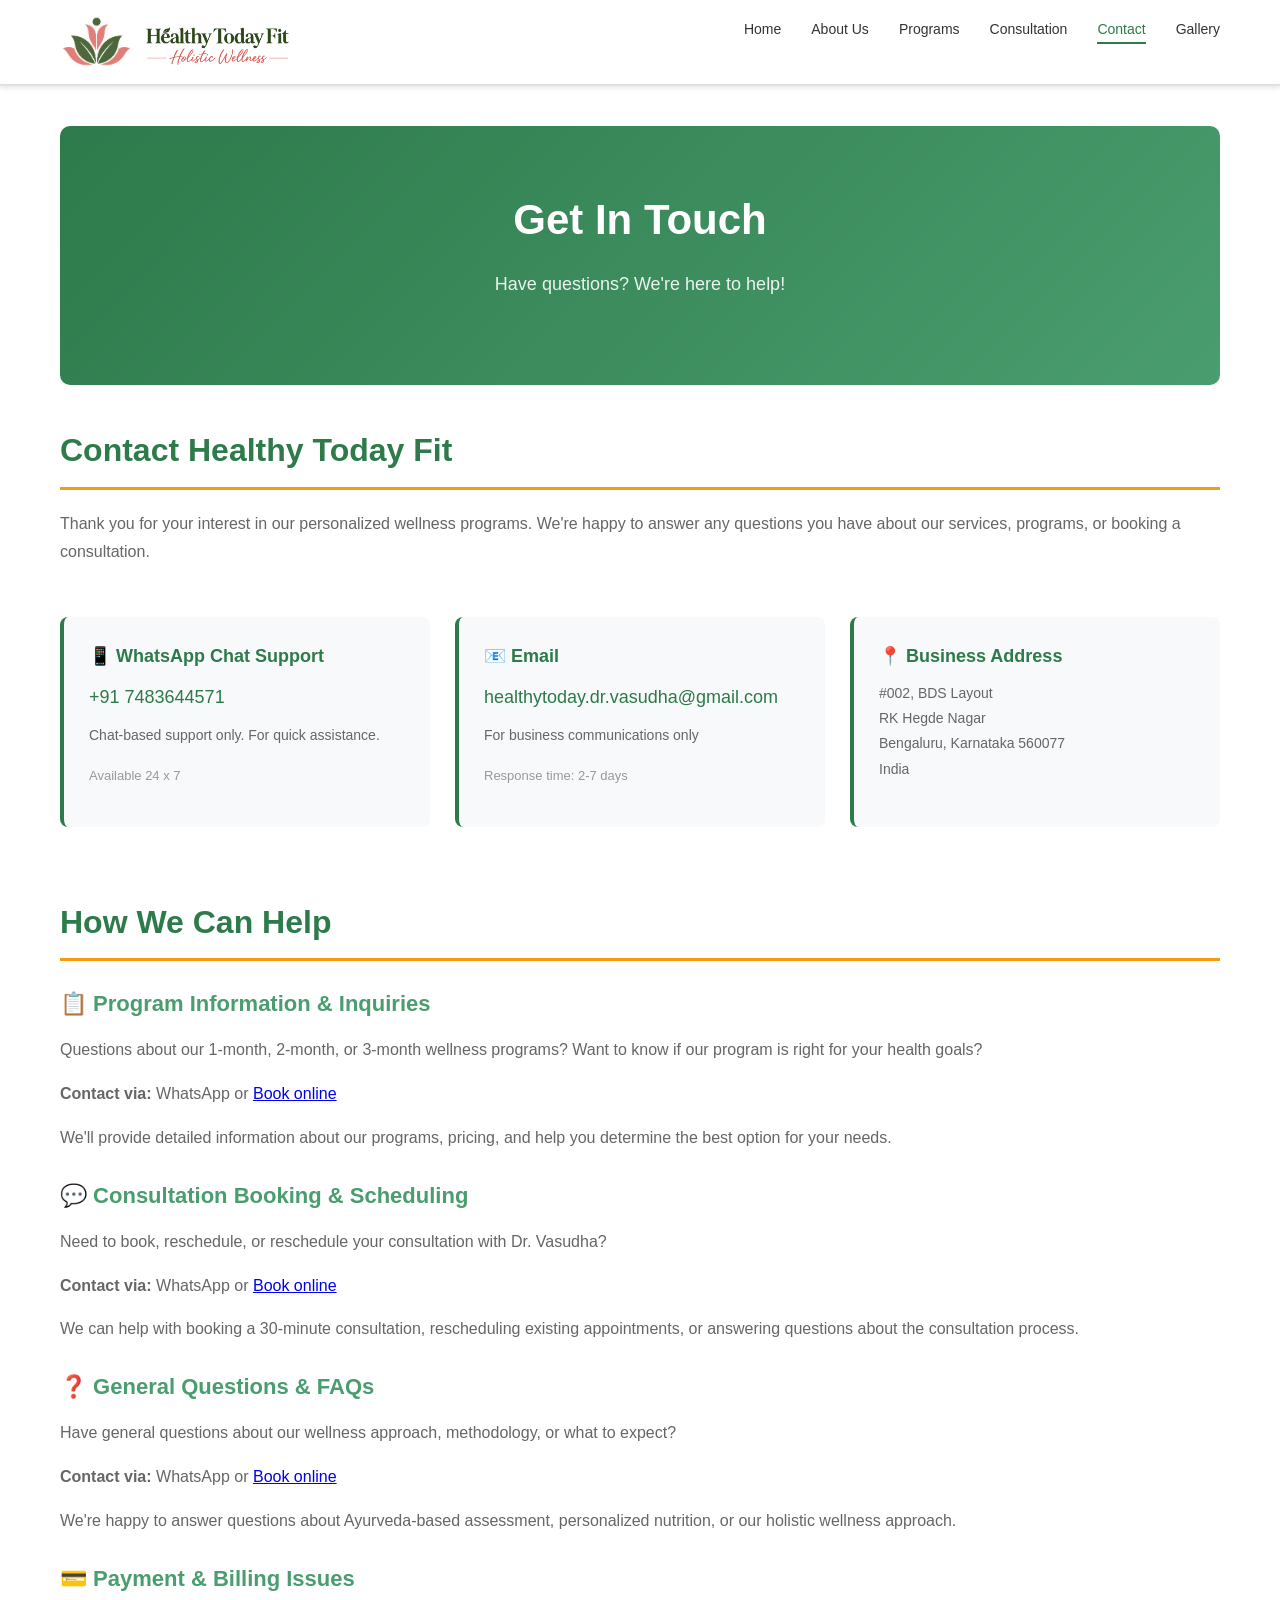
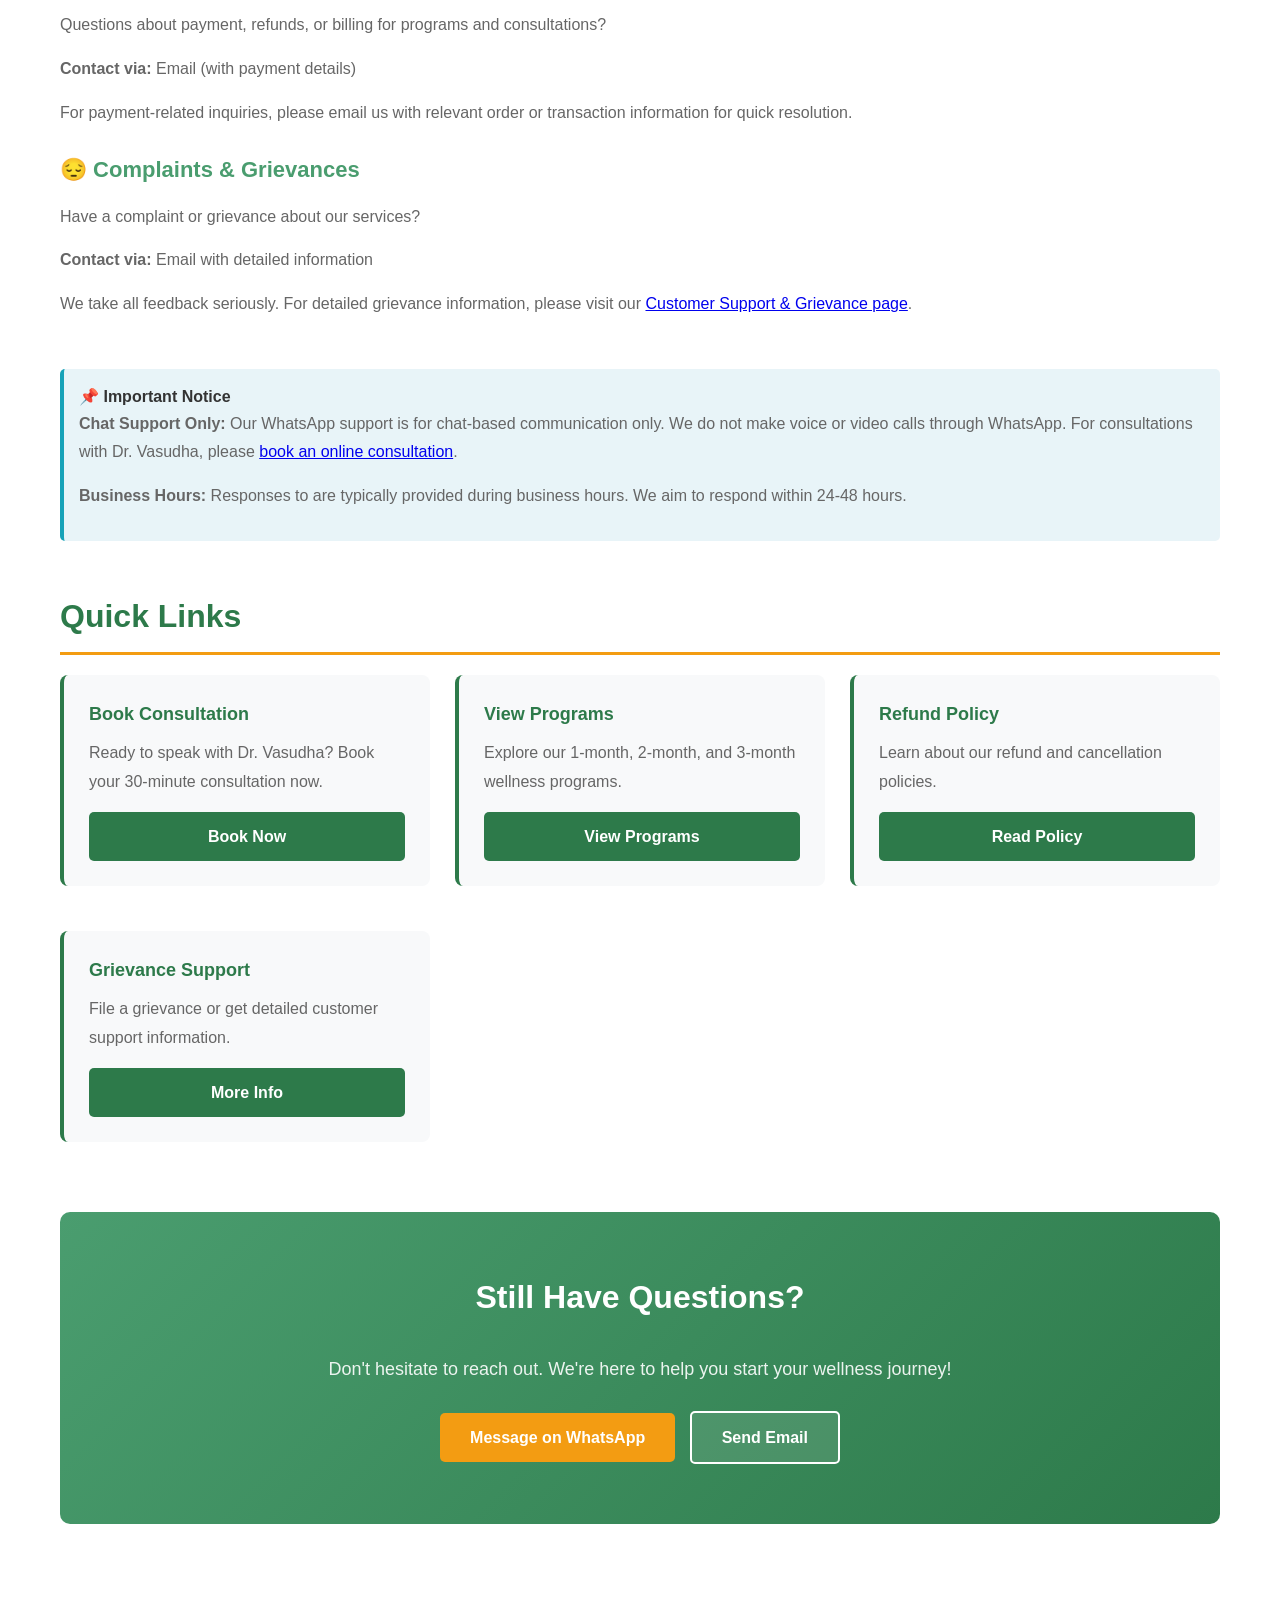
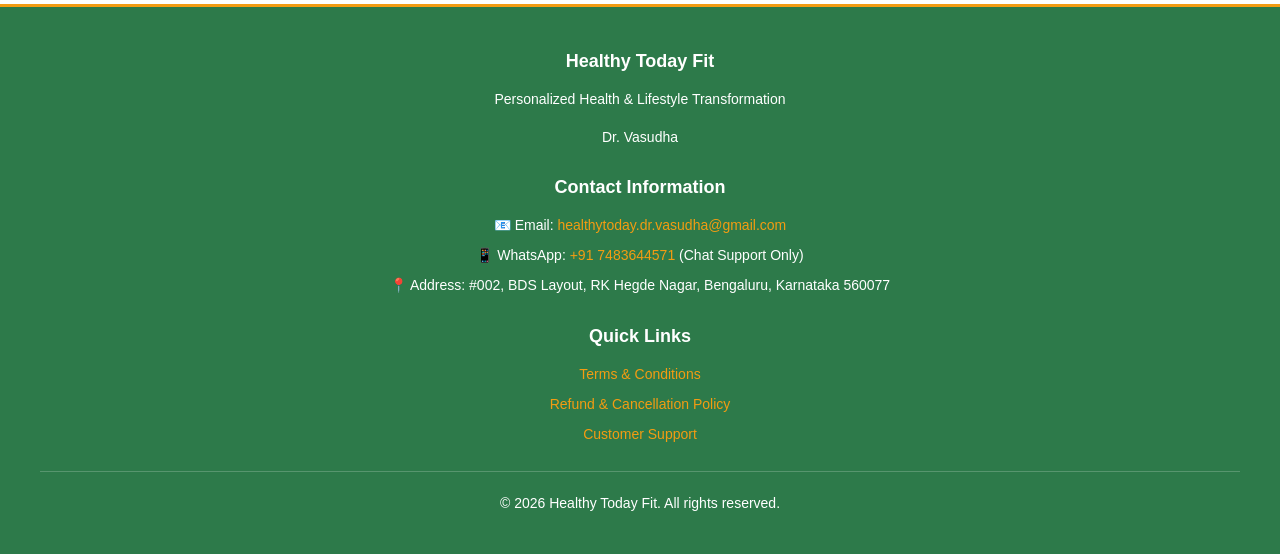
<file: contact-us.html>
<!DOCTYPE html>
<html lang="en">

<head>
    <meta charset="UTF-8">
    <meta name="viewport" content="width=device-width, initial-scale=1.0">
    <title>Contact Us - Healthy Today Fit</title>
    <link rel="stylesheet" href="style.css">
</head>

<body>
    <!-- Header -->
    <header>
        <div class="header-container">
            <div class="logo">
                <img src="logo.png" alt="Healthy Today Fit Logo">
                <img src="text.png" alt="Healthy Today Fit Logo">
            </div>
            <nav>
                <button id="hamburgerBtn" class="hamburger">
                    <span></span>
                    <span></span>
                    <span></span>
                </button>
                <ul id="navMenu">
                    <li><a href="index.html">Home</a></li>
                    <li><a href="about-us.html">About Us</a></li>
                    <li><a href="services.html">Programs</a></li>
                    <li><a href="consultation-booking.html">Consultation</a></li>
                    <li><a href="contact-us.html" class="active">Contact</a></li>
                    <li><a href="gallery.html">Gallery</a></li>
                </ul>
            </nav>
        </div>
    </header>

    <!-- Main Content -->
    <main>
        <!-- Hero Section -->
        <section class="hero">
            <h1>Get In Touch</h1>
            <p>Have questions? We're here to help!</p>
        </section>

        <!-- Contact Information -->
        <section>
            <h2>Contact Healthy Today Fit</h2>
            <p>Thank you for your interest in our personalized wellness programs. We're happy to answer any questions
                you have about our services, programs, or booking a consultation.</p>
        </section>

        <!-- Contact Details Grid -->
        <section>
            <div class="grid">

                <!-- WhatsApp -->
                <div class="card">
                    <h4>📱 WhatsApp Chat Support</h4>
                    <p style="font-size: 18px; margin-bottom: 10px;">
                        <a href="https://wa.me/917483644571" target="_blank"
                            style="color: var(--primary-color); text-decoration: none;">+91 7483644571</a>
                    </p>
                    <p style="font-size: 14px; color: var(--text-light);">Chat-based support only. For quick assistance.
                    </p>
                    <p style="font-size: 13px; color: #999; margin-top: 10px;">Available 24 x 7</p>
                </div>

                <!-- Email -->
                <div class="card">
                    <h4>📧 Email</h4>
                    <p style="font-size: 18px; margin-bottom: 10px;">
                        <a href="mailto:healthytoday.dr.vasudha@gmail.com"
                            style="color: var(--primary-color); text-decoration: none;">healthytoday.dr.vasudha@gmail.com</a>
                    </p>
                    <p style="font-size: 14px; color: var(--text-light);">For business communications only</p>
                    <p style="font-size: 13px; color: #999; margin-top: 10px;">Response time: 2-7 days</p>
                </div>

                <!-- Address -->
                <div class="card">
                    <h4>📍 Business Address</h4>
                    <p style="font-size: 14px; color: var(--text-light);">
                        #002, BDS Layout<br>
                        RK Hegde Nagar<br>
                        Bengaluru, Karnataka 560077<br>
                        India
                    </p>
                </div>
            </div>
        </section>

        <!-- Support Types -->
        <section>
            <h2>How We Can Help</h2>

            <h3>📋 Program Information & Inquiries</h3>
            <p>Questions about our 1-month, 2-month, or 3-month wellness programs? Want to know if our program is right
                for your health goals?</p>
            <p><strong>Contact via:</strong> WhatsApp or <a href="consultation-booking.html">Book online</a></p>
            <p>We'll provide detailed information about our programs, pricing, and help you determine the best option
                for your needs.</p>

            <h3>💬 Consultation Booking & Scheduling</h3>
            <p>Need to book, reschedule, or reschedule your consultation with Dr. Vasudha?</p>
            <p><strong>Contact via:</strong> WhatsApp or <a href="consultation-booking.html">Book online</a></p>
            <p>We can help with booking a 30-minute consultation, rescheduling existing appointments, or answering
                questions about the consultation process.</p>

            <h3>❓ General Questions & FAQs</h3>
            <p>Have general questions about our wellness approach, methodology, or what to expect?</p>
            <p><strong>Contact via:</strong> WhatsApp or <a href="consultation-booking.html">Book online</a></p>
            <p>We're happy to answer questions about Ayurveda-based assessment, personalized nutrition, or our holistic
                wellness approach.</p>

            <h3>💳 Payment & Billing Issues</h3>
            <p>Questions about payment, refunds, or billing for programs and consultations?</p>
            <p><strong>Contact via:</strong> Email (with payment details)</p>
            <p>For payment-related inquiries, please email us with relevant order or transaction information for quick
                resolution.</p>

            <h3>😔 Complaints & Grievances</h3>
            <p>Have a complaint or grievance about our services?</p>
            <p><strong>Contact via:</strong> Email with detailed information</p>
            <p>We take all feedback seriously. For detailed grievance information, please visit our <a
                    href="grievance-support.html">Customer Support & Grievance page</a>.</p>
        </section>

        <!-- Important Notice -->
        <section>
            <div class="info-box">
                <h4>📌 Important Notice</h4>
                <p><strong>Chat Support Only:</strong> Our WhatsApp support is for chat-based communication only. We do
                    not make voice or video calls through WhatsApp. For consultations with Dr. Vasudha, please <a
                        href="consultation-booking.html">book an online consultation</a>.</p>
                <p style="margin-top: 10px;"><strong>Business Hours:</strong> Responses to are typically provided during
                    business hours. We aim to respond within 24-48 hours.</p>
            </div>
        </section>

        <!-- Quick Links -->
        <section>
            <h2>Quick Links</h2>
            <div class="grid">
                <div class="card">
                    <h4>Book Consultation</h4>
                    <p>Ready to speak with Dr. Vasudha? Book your 30-minute consultation now.</p>
                    <a href="consultation-booking.html" class="btn btn-primary"
                        style="width: 100%; text-align: center; margin-top: 15px; display: block;">Book Now</a>
                </div>

                <div class="card">
                    <h4>View Programs</h4>
                    <p>Explore our 1-month, 2-month, and 3-month wellness programs.</p>
                    <a href="services.html" class="btn btn-primary"
                        style="width: 100%; text-align: center; margin-top: 15px; display: block;">View Programs</a>
                </div>

                <div class="card">
                    <h4>Refund Policy</h4>
                    <p>Learn about our refund and cancellation policies.</p>
                    <a href="refund-policy.html" class="btn btn-primary"
                        style="width: 100%; text-align: center; margin-top: 15px; display: block;">Read Policy</a>
                </div>

                <div class="card">
                    <h4>Grievance Support</h4>
                    <p>File a grievance or get detailed customer support information.</p>
                    <a href="grievance-support.html" class="btn btn-primary"
                        style="width: 100%; text-align: center; margin-top: 15px; display: block;">More Info</a>
                </div>
            </div>
        </section>

        <!-- CTA Section -->
        <section class="hero"
            style="background: linear-gradient(135deg, var(--secondary-color) 0%, var(--primary-color) 100%);">
            <h2 style="color: white; border: none;">Still Have Questions?</h2>
            <p>Don't hesitate to reach out. We're here to help you start your wellness journey!</p>
            <a href="https://wa.me/917483644571" target="_blank" class="btn btn-secondary">Message on WhatsApp</a>
            <a href="mailto:healthytoday.dr.vasudha@gmail.com" class="btn btn-outline"
                style="background-color: rgba(255,255,255,0.1); border-color: white; color: white; margin-left: 10px;">Send
                Email</a>
        </section>
    </main>

    <!-- Footer -->
    <footer>
        <div class="footer-content">
            <div class="footer-section">
                <h4>Healthy Today Fit</h4>
                <p>Personalized Health & Lifestyle Transformation</p>
                <p style="margin-top: 15px;">Dr. Vasudha</p>
            </div>
            <div class="footer-section">
                <h4>Contact Information</h4>
                <p>📧 Email: <a href="mailto:healthytoday.dr.vasudha@gmail.com">healthytoday.dr.vasudha@gmail.com</a>
                </p>
                <p>📱 WhatsApp: <a href="https://wa.me/917483644571">+91 7483644571</a> (Chat Support Only)</p>
                <p>📍 Address: #002, BDS Layout, RK Hegde Nagar, Bengaluru, Karnataka 560077</p>
            </div>
            <div class="footer-section">
                <h4>Quick Links</h4>
                <p><a href="terms-conditions.html">Terms & Conditions</a></p>
                <p><a href="refund-policy.html">Refund & Cancellation Policy</a></p>
                <p><a href="grievance-support.html">Customer Support</a></p>
            </div>
            <div class="footer-bottom">
                <p>&copy; 2026 Healthy Today Fit. All rights reserved.</p>
            </div>
        </div>
    </footer>
    <script>
        // Mobile menu toggle
        const hamburgerBtn = document.getElementById('hamburgerBtn');
        const navMenu = document.getElementById('navMenu');

        hamburgerBtn.addEventListener('click', function () {
            hamburgerBtn.classList.toggle('active');
            navMenu.classList.toggle('active');
        });

        // Close menu when link clicked
        const navLinks = navMenu.querySelectorAll('a');
        navLinks.forEach(link => {
            link.addEventListener('click', function () {
                hamburgerBtn.classList.remove('active');
                navMenu.classList.remove('active');
            });
        });
    </script>
</body>

</html>
</file>
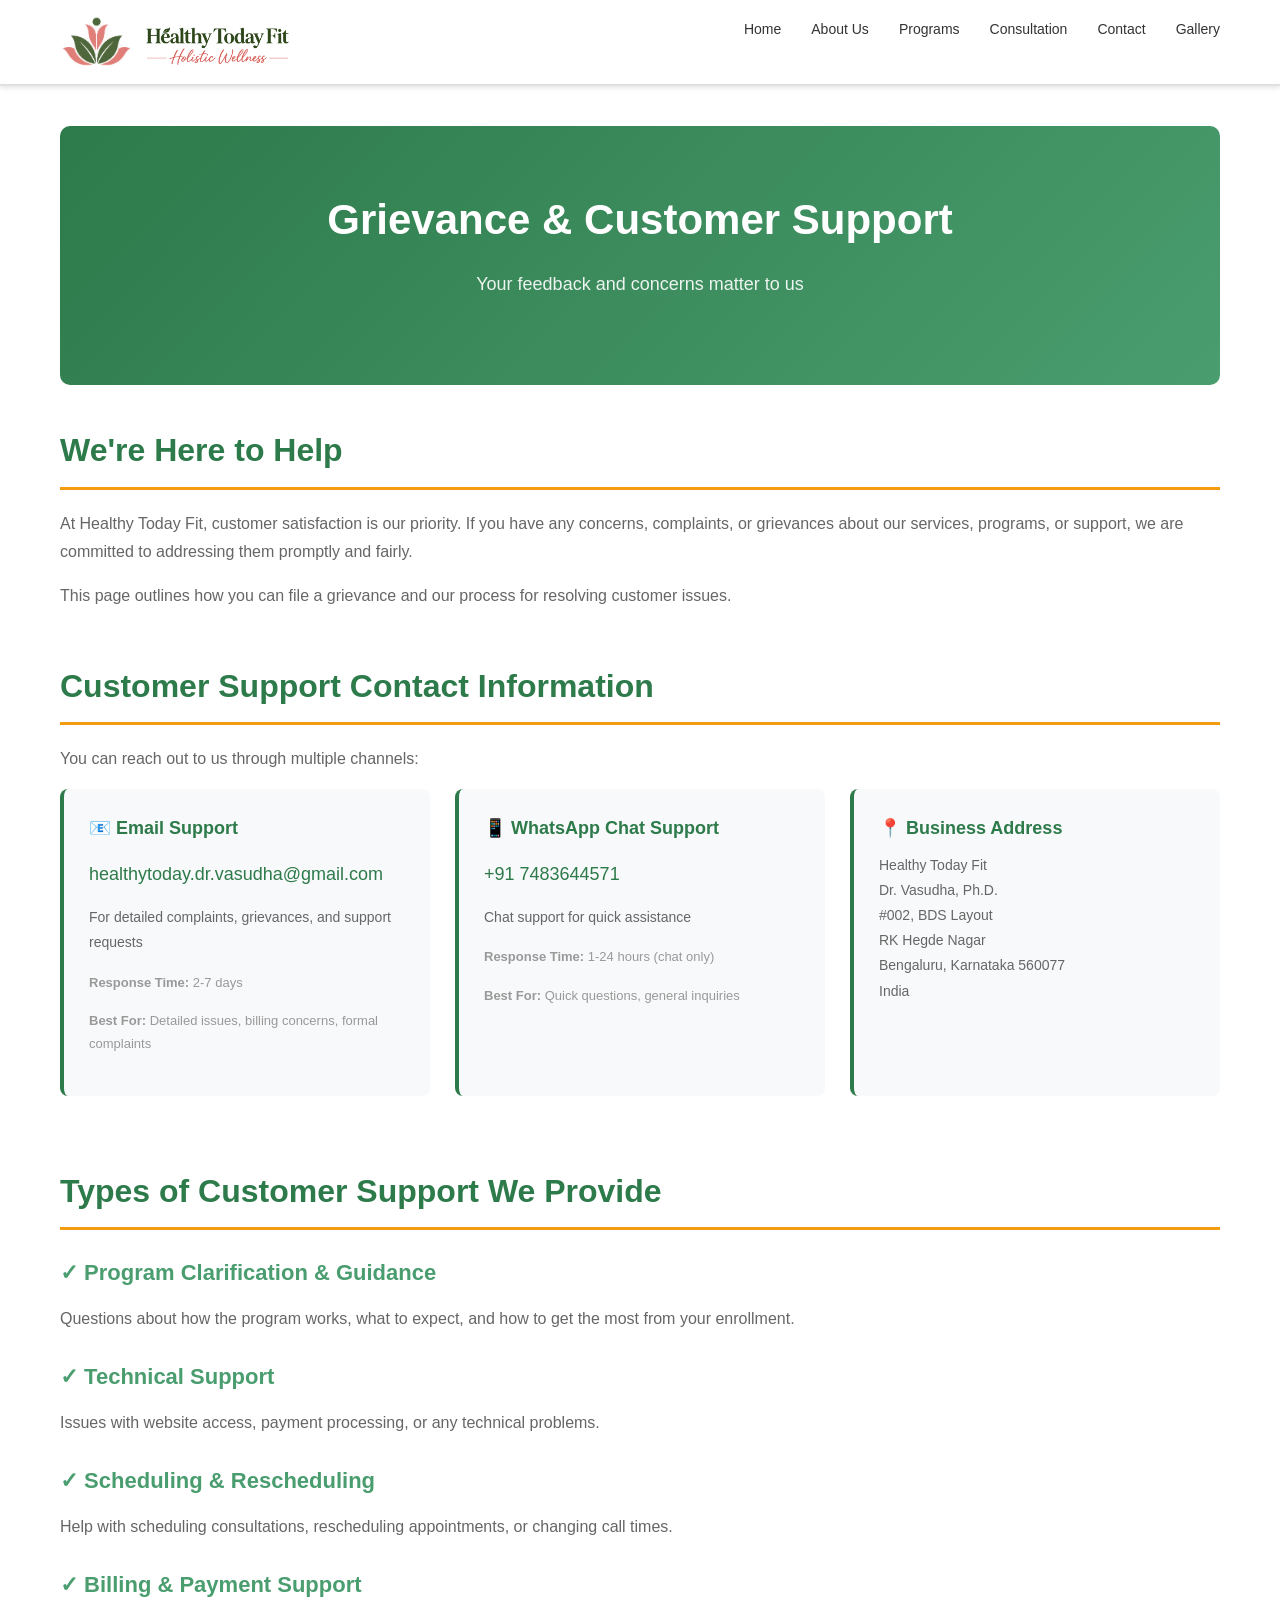
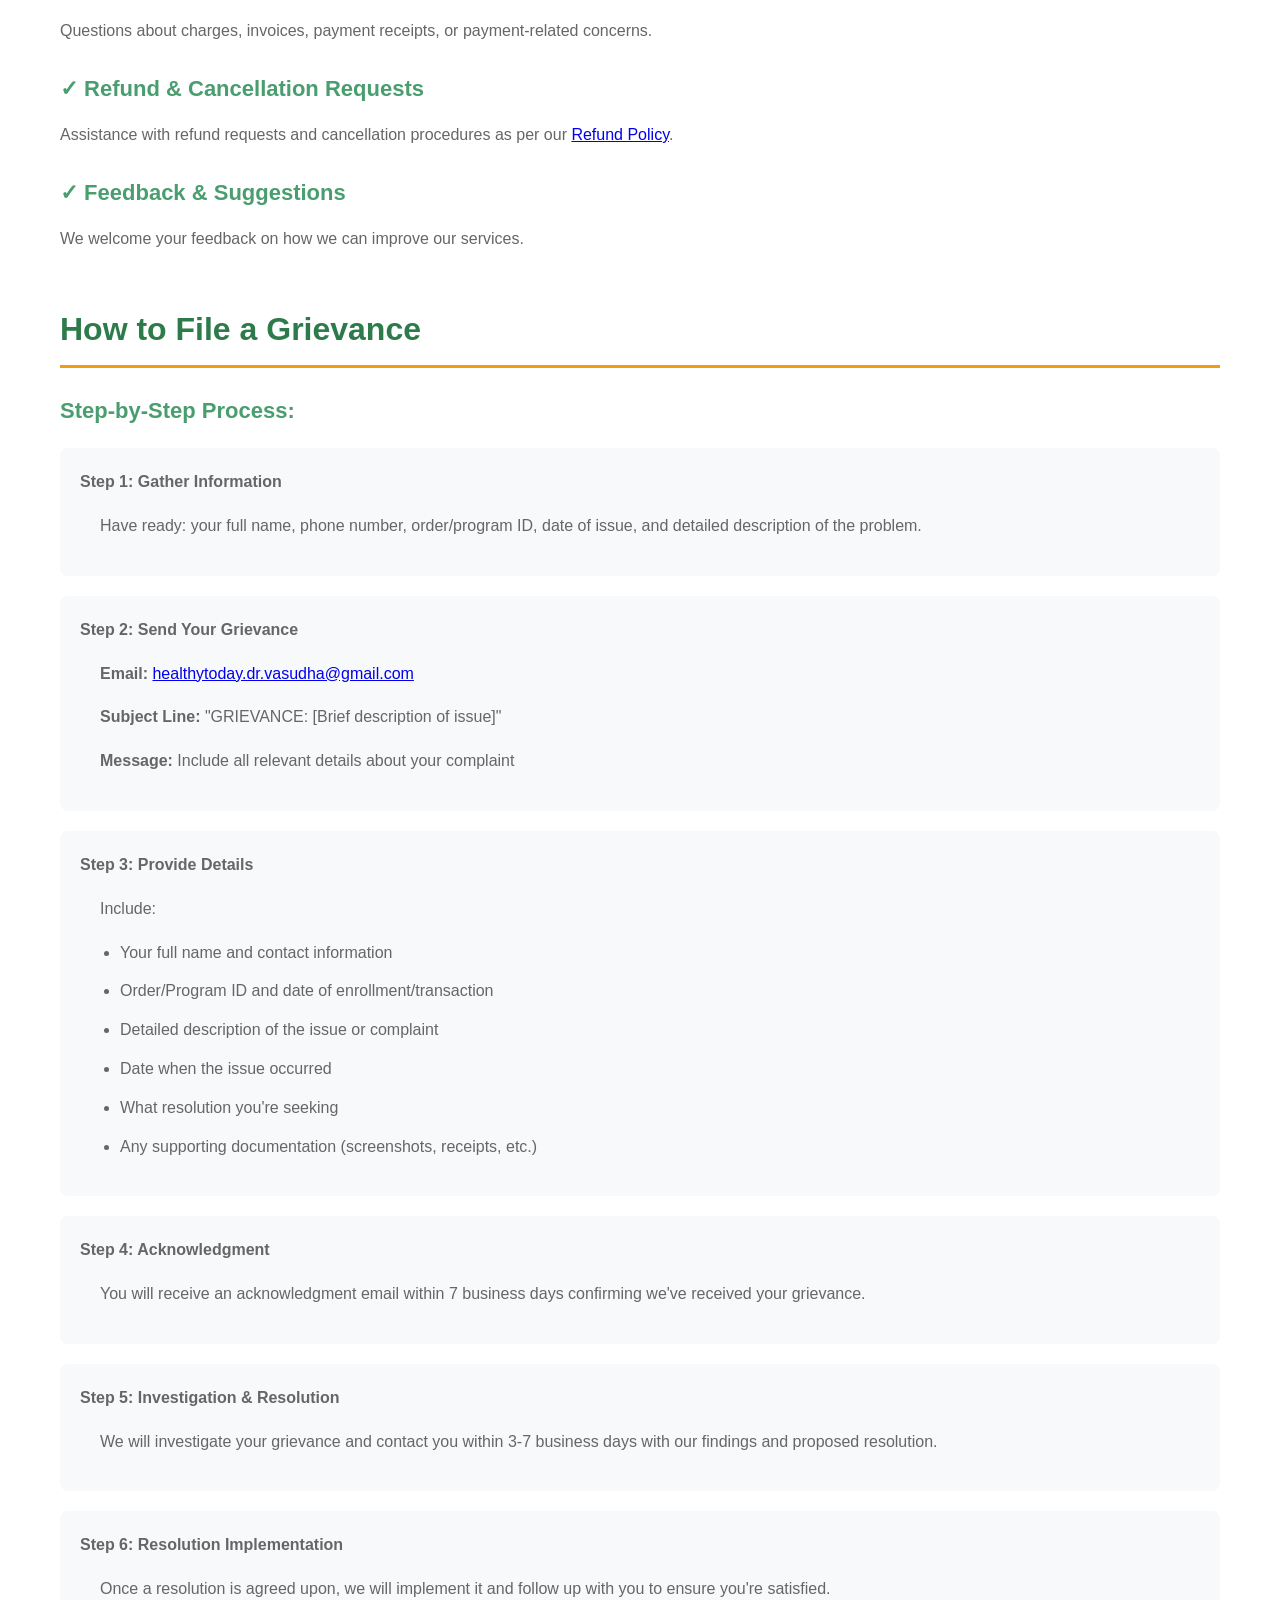
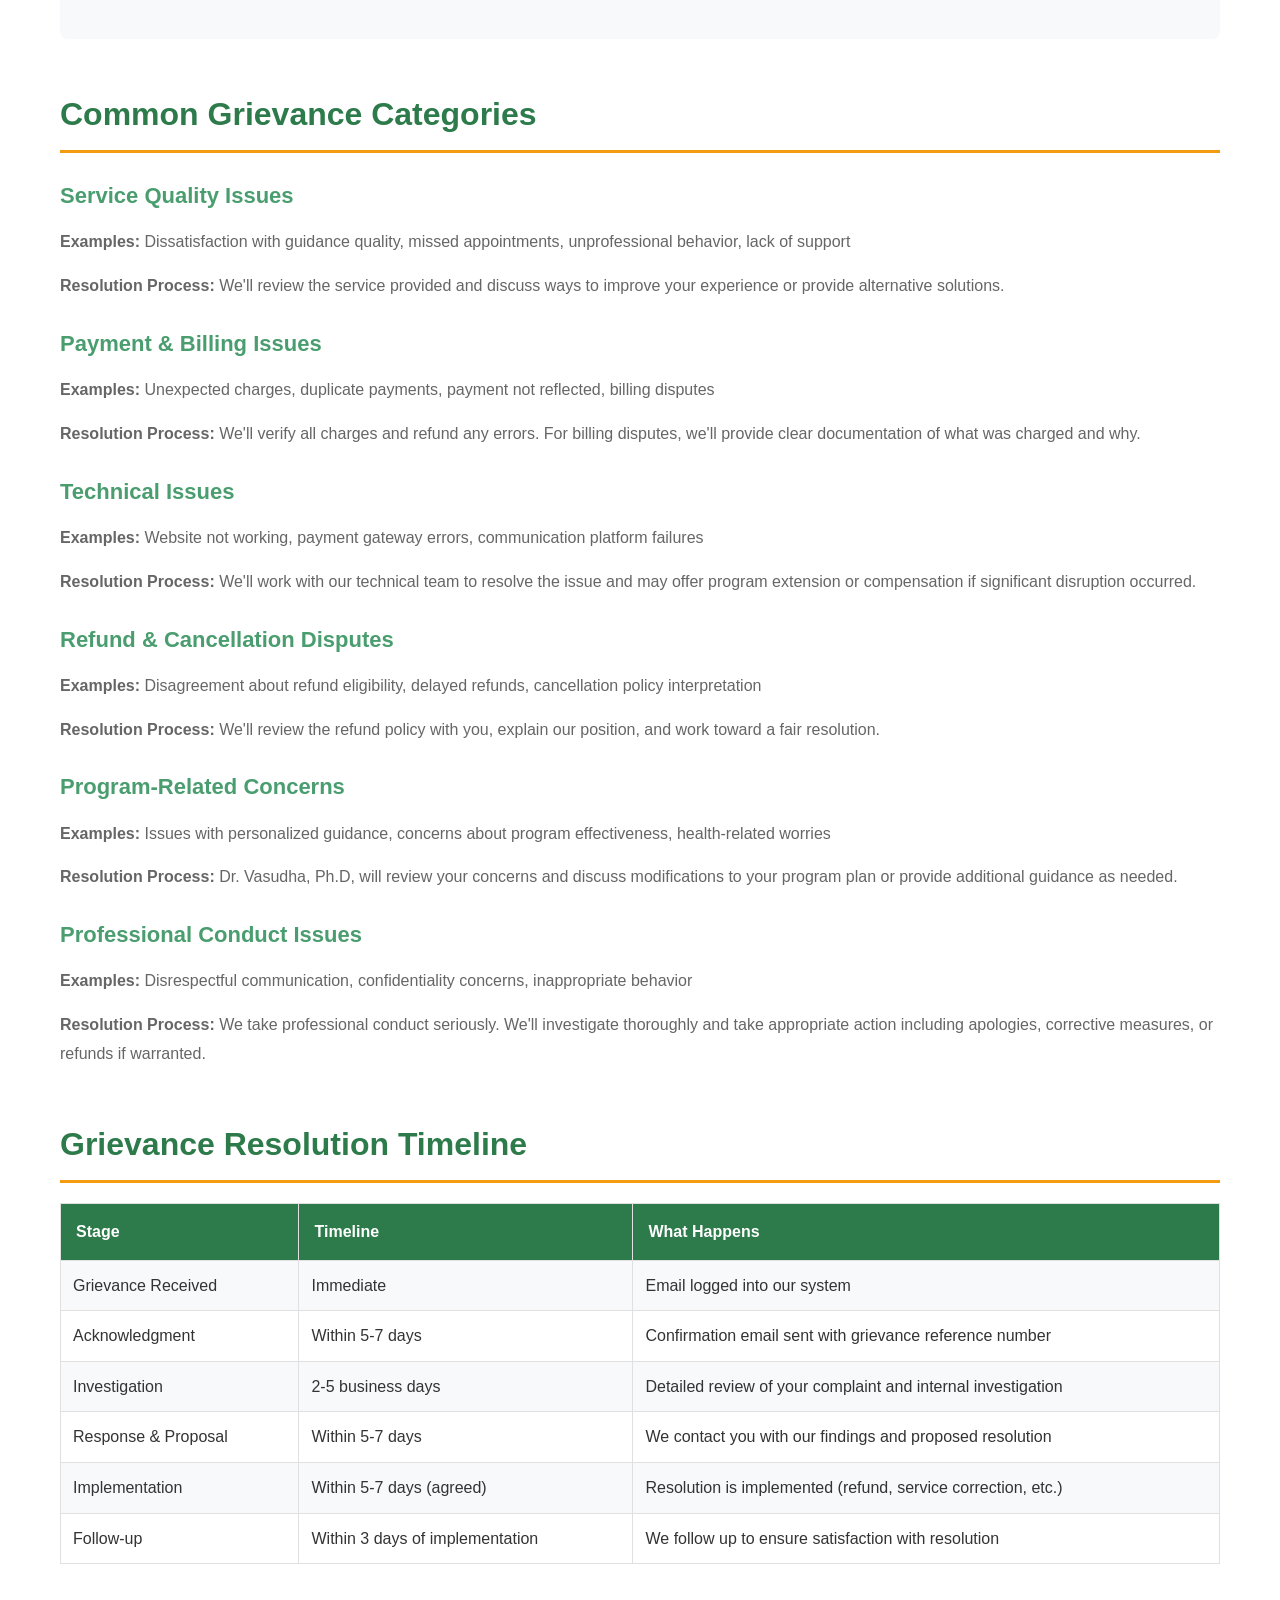
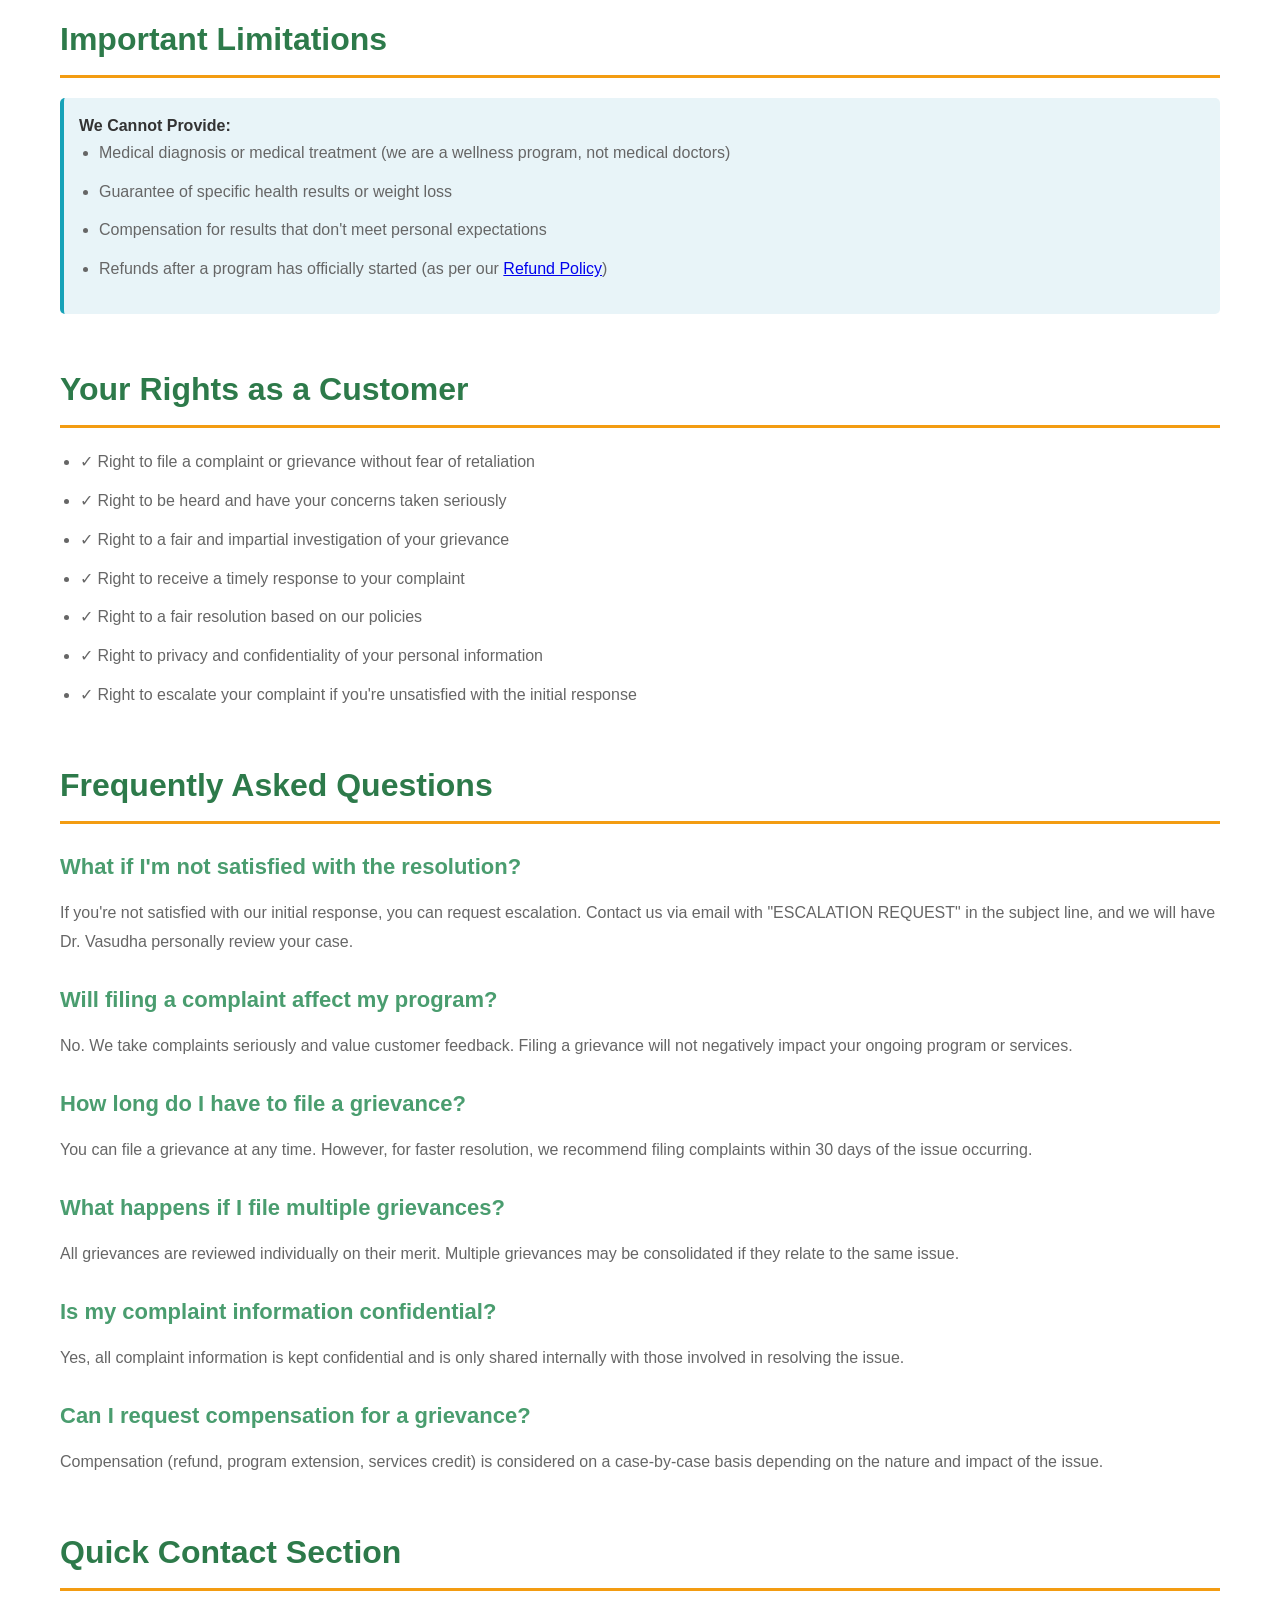
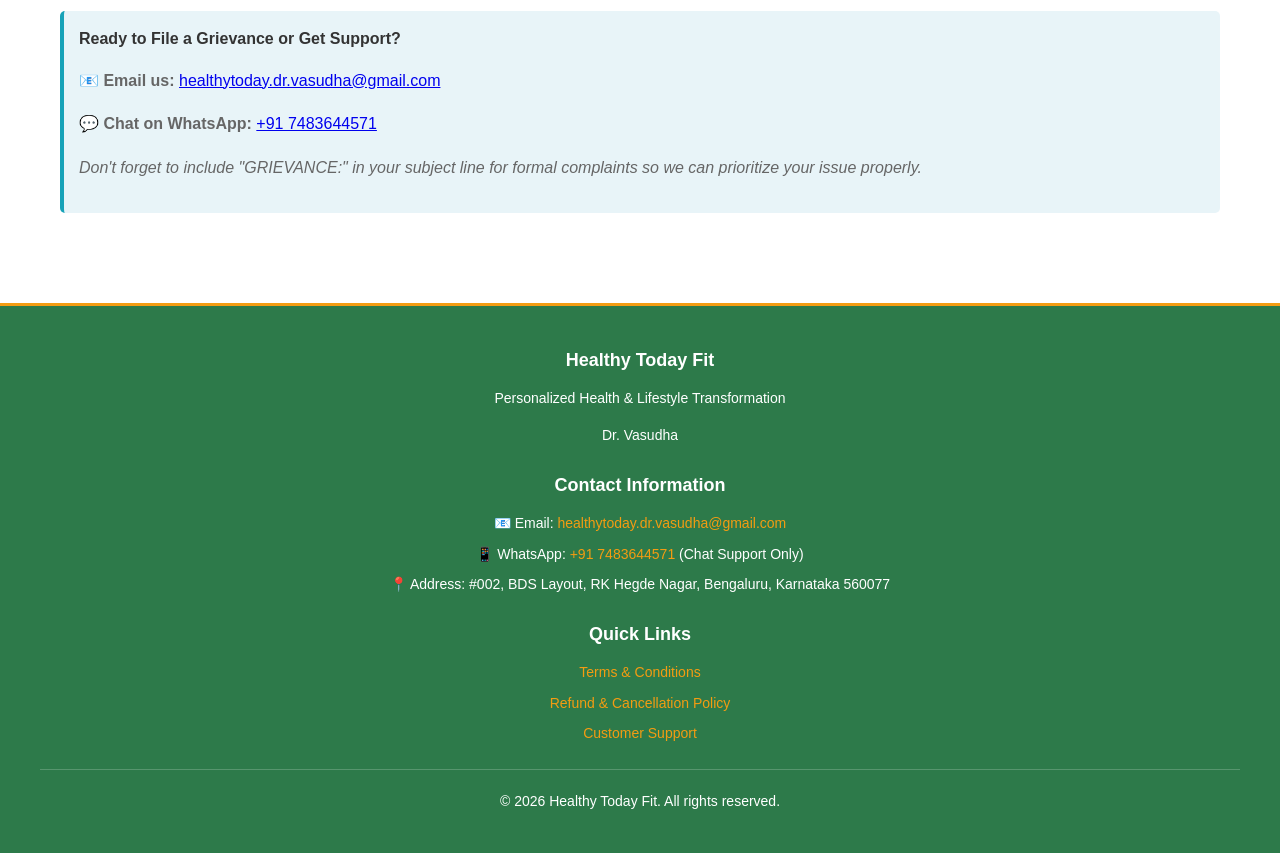
<file: grievance-support.html>
<!DOCTYPE html>
<html lang="en">

<head>
    <meta charset="UTF-8">
    <meta name="viewport" content="width=device-width, initial-scale=1.0">
    <title>Grievance & Customer Support - Healthy Today Fit</title>
    <link rel="stylesheet" href="style.css">
</head>

<body>
    <!-- Header -->
    <header>
        <div class="header-container">
            <div class="logo">
                <img src="logo.png" alt="Healthy Today Fit Logo">
                <img src="text.png" alt="Healthy Today Fit Logo">
            </div>
            <nav>
                <button id="hamburgerBtn" class="hamburger">
                    <span></span>
                    <span></span>
                    <span></span>
                </button>
                <ul id="navMenu">
                    <li><a href="index.html">Home</a></li>
                    <li><a href="about-us.html">About Us</a></li>
                    <li><a href="services.html">Programs</a></li>
                    <li><a href="consultation-booking.html">Consultation</a></li>
                    <li><a href="contact-us.html">Contact</a></li>
                    <li><a href="gallery.html">Gallery</a></li>
                </ul>
            </nav>
        </div>
    </header>

    <!-- Main Content -->
    <main>
        <!-- Hero Section -->
        <section class="hero">
            <h1>Grievance & Customer Support</h1>
            <p>Your feedback and concerns matter to us</p>
        </section>

        <!-- Introduction -->
        <section>
            <h2>We're Here to Help</h2>
            <p>At Healthy Today Fit, customer satisfaction is our priority. If you have any concerns, complaints, or
                grievances about our services, programs, or support, we are committed to addressing them promptly and
                fairly.</p>
            <p>This page outlines how you can file a grievance and our process for resolving customer issues.</p>
        </section>

        <!-- Contact Methods -->
        <section>
            <h2>Customer Support Contact Information</h2>
            <p>You can reach out to us through multiple channels:</p>

            <div class="grid">
                <!-- Email Support -->
                <div class="card">
                    <h4>📧 Email Support</h4>
                    <p style="font-size: 18px; margin: 15px 0;">
                        <a href="mailto:healthytoday.dr.vasudha@gmail.com"
                            style="color: var(--primary-color); text-decoration: none;">healthytoday.dr.vasudha@gmail.com</a>
                    </p>
                    <p style="font-size: 14px; color: var(--text-light);">For detailed complaints, grievances, and
                        support requests</p>
                    <p style="font-size: 13px; color: #999; margin-top: 10px;"><strong>Response Time:</strong> 2-7 days
                    </p>
                    <p style="font-size: 13px; color: #999; margin-top: 5px;"><strong>Best For:</strong> Detailed
                        issues, billing concerns, formal complaints</p>
                </div>

                <!-- WhatsApp Support -->
                <div class="card">
                    <h4>📱 WhatsApp Chat Support</h4>
                    <p style="font-size: 18px; margin: 15px 0;">
                        <a href="https://wa.me/917483644571" target="_blank"
                            style="color: var(--primary-color); text-decoration: none;">+91 7483644571</a>
                    </p>
                    <p style="font-size: 14px; color: var(--text-light);">Chat support for quick assistance</p>
                    <p style="font-size: 13px; color: #999; margin-top: 10px;"><strong>Response Time:</strong> 1-24
                        hours (chat only)</p>
                    <p style="font-size: 13px; color: #999; margin-top: 5px;"><strong>Best For:</strong> Quick
                        questions, general inquiries</p>
                </div>

                <!-- Business Address -->
                <div class="card">
                    <h4>📍 Business Address</h4>
                    <p style="font-size: 14px; color: var(--text-light);">
                        Healthy Today Fit<br>
                        Dr. Vasudha, Ph.D.<br>
                        #002, BDS Layout<br>
                        RK Hegde Nagar<br>
                        Bengaluru, Karnataka 560077<br>
                        India
                    </p>
                </div>
            </div>
        </section>

        <!-- Types of Support -->
        <section>
            <h2>Types of Customer Support We Provide</h2>

            <h3>✓ Program Clarification & Guidance</h3>
            <p>Questions about how the program works, what to expect, and how to get the most from your enrollment.</p>

            <h3>✓ Technical Support</h3>
            <p>Issues with website access, payment processing, or any technical problems.</p>

            <h3>✓ Scheduling & Rescheduling</h3>
            <p>Help with scheduling consultations, rescheduling appointments, or changing call times.</p>

            <h3>✓ Billing & Payment Support</h3>
            <p>Questions about charges, invoices, payment receipts, or payment-related concerns.</p>

            <h3>✓ Refund & Cancellation Requests</h3>
            <p>Assistance with refund requests and cancellation procedures as per our <a
                    href="refund-policy.html">Refund Policy</a>.</p>

            <h3>✓ Feedback & Suggestions</h3>
            <p>We welcome your feedback on how we can improve our services.</p>
        </section>

        <!-- How to File a Grievance -->
        <section>
            <h2>How to File a Grievance</h2>

            <h3>Step-by-Step Process:</h3>

            <div style="background-color: var(--bg-light); padding: 20px; border-radius: 8px; margin: 20px 0;">
                <p><strong>Step 1: Gather Information</strong></p>
                <p style="margin-left: 20px;">Have ready: your full name, phone number, order/program ID, date of issue,
                    and detailed description of the problem.</p>
            </div>

            <div style="background-color: var(--bg-light); padding: 20px; border-radius: 8px; margin: 20px 0;">
                <p><strong>Step 2: Send Your Grievance</strong></p>
                <p style="margin-left: 20px;"><strong>Email:</strong> <a
                        href="mailto:healthytoday.dr.vasudha@gmail.com">healthytoday.dr.vasudha@gmail.com</a></p>
                <p style="margin-left: 20px; margin-top: 10px;"><strong>Subject Line:</strong> "GRIEVANCE: [Brief
                    description of issue]"</p>
                <p style="margin-left: 20px; margin-top: 10px;"><strong>Message:</strong> Include all relevant details
                    about your complaint</p>
            </div>

            <div style="background-color: var(--bg-light); padding: 20px; border-radius: 8px; margin: 20px 0;">
                <p><strong>Step 3: Provide Details</strong></p>
                <p style="margin-left: 20px;">Include:</p>
                <ul style="margin-left: 40px;">
                    <li>Your full name and contact information</li>
                    <li>Order/Program ID and date of enrollment/transaction</li>
                    <li>Detailed description of the issue or complaint</li>
                    <li>Date when the issue occurred</li>
                    <li>What resolution you're seeking</li>
                    <li>Any supporting documentation (screenshots, receipts, etc.)</li>
                </ul>
            </div>

            <div style="background-color: var(--bg-light); padding: 20px; border-radius: 8px; margin: 20px 0;">
                <p><strong>Step 4: Acknowledgment</strong></p>
                <p style="margin-left: 20px;">You will receive an acknowledgment email within 7 business days confirming
                    we've received your grievance.</p>
            </div>

            <div style="background-color: var(--bg-light); padding: 20px; border-radius: 8px; margin: 20px 0;">
                <p><strong>Step 5: Investigation & Resolution</strong></p>
                <p style="margin-left: 20px;">We will investigate your grievance and contact you within 3-7 business
                    days with our findings and proposed resolution.</p>
            </div>

            <div style="background-color: var(--bg-light); padding: 20px; border-radius: 8px; margin: 20px 0;">
                <p><strong>Step 6: Resolution Implementation</strong></p>
                <p style="margin-left: 20px;">Once a resolution is agreed upon, we will implement it and follow up with
                    you to ensure you're satisfied.</p>
            </div>
        </section>

        <!-- Grievance Categories -->
        <section>
            <h2>Common Grievance Categories</h2>

            <h3>Service Quality Issues</h3>
            <p><strong>Examples:</strong> Dissatisfaction with guidance quality, missed appointments, unprofessional
                behavior, lack of support</p>
            <p><strong>Resolution Process:</strong> We'll review the service provided and discuss ways to improve your
                experience or provide alternative solutions.</p>

            <h3>Payment & Billing Issues</h3>
            <p><strong>Examples:</strong> Unexpected charges, duplicate payments, payment not reflected, billing
                disputes</p>
            <p><strong>Resolution Process:</strong> We'll verify all charges and refund any errors. For billing
                disputes, we'll provide clear documentation of what was charged and why.</p>

            <h3>Technical Issues</h3>
            <p><strong>Examples:</strong> Website not working, payment gateway errors, communication platform failures
            </p>
            <p><strong>Resolution Process:</strong> We'll work with our technical team to resolve the issue and may
                offer program extension or compensation if significant disruption occurred.</p>

            <h3>Refund & Cancellation Disputes</h3>
            <p><strong>Examples:</strong> Disagreement about refund eligibility, delayed refunds, cancellation policy
                interpretation</p>
            <p><strong>Resolution Process:</strong> We'll review the refund policy with you, explain our position, and
                work toward a fair resolution.</p>

            <h3>Program-Related Concerns</h3>
            <p><strong>Examples:</strong> Issues with personalized guidance, concerns about program effectiveness,
                health-related worries</p>
            <p><strong>Resolution Process:</strong> Dr. Vasudha, Ph.D, will review your concerns and discuss
                modifications to your program plan or provide additional guidance as needed.</p>

            <h3>Professional Conduct Issues</h3>
            <p><strong>Examples:</strong> Disrespectful communication, confidentiality concerns, inappropriate behavior
            </p>
            <p><strong>Resolution Process:</strong> We take professional conduct seriously. We'll investigate thoroughly
                and take appropriate action including apologies, corrective measures, or refunds if warranted.</p>
        </section>

        <!-- Resolution Timeline -->
        <section>
            <h2>Grievance Resolution Timeline</h2>

            <table style="width: 100%; border-collapse: collapse; margin-top: 20px;">
                <thead style="background-color: var(--primary-color); color: white;">
                    <tr>
                        <th style="padding: 15px; text-align: left; border: 1px solid var(--border-color);">Stage</th>
                        <th style="padding: 15px; text-align: left; border: 1px solid var(--border-color);">Timeline
                        </th>
                        <th style="padding: 15px; text-align: left; border: 1px solid var(--border-color);">What Happens
                        </th>
                    </tr>
                </thead>
                <tbody>
                    <tr style="background-color: var(--bg-light);">
                        <td style="padding: 12px; border: 1px solid var(--border-color);">Grievance Received</td>
                        <td style="padding: 12px; border: 1px solid var(--border-color);">Immediate</td>
                        <td style="padding: 12px; border: 1px solid var(--border-color);">Email logged into our system
                        </td>
                    </tr>
                    <tr>
                        <td style="padding: 12px; border: 1px solid var(--border-color);">Acknowledgment</td>
                        <td style="padding: 12px; border: 1px solid var(--border-color);">Within 5-7 days</td>
                        <td style="padding: 12px; border: 1px solid var(--border-color);">Confirmation email sent with
                            grievance reference number</td>
                    </tr>
                    <tr style="background-color: var(--bg-light);">
                        <td style="padding: 12px; border: 1px solid var(--border-color);">Investigation</td>
                        <td style="padding: 12px; border: 1px solid var(--border-color);">2-5 business days</td>
                        <td style="padding: 12px; border: 1px solid var(--border-color);">Detailed review of your
                            complaint and internal investigation</td>
                    </tr>
                    <tr>
                        <td style="padding: 12px; border: 1px solid var(--border-color);">Response & Proposal</td>
                        <td style="padding: 12px; border: 1px solid var(--border-color);">Within 5-7 days</td>
                        <td style="padding: 12px; border: 1px solid var(--border-color);">We contact you with our
                            findings and proposed resolution</td>
                    </tr>
                    <tr style="background-color: var(--bg-light);">
                        <td style="padding: 12px; border: 1px solid var(--border-color);">Implementation</td>
                        <td style="padding: 12px; border: 1px solid var(--border-color);">Within 5-7 days (agreed)</td>
                        <td style="padding: 12px; border: 1px solid var(--border-color);">Resolution is implemented
                            (refund, service correction, etc.)</td>
                    </tr>
                    <tr>
                        <td style="padding: 12px; border: 1px solid var(--border-color);">Follow-up</td>
                        <td style="padding: 12px; border: 1px solid var(--border-color);">Within 3 days of
                            implementation</td>
                        <td style="padding: 12px; border: 1px solid var(--border-color);">We follow up to ensure
                            satisfaction with resolution</td>
                    </tr>
                </tbody>
            </table>
        </section>

        <!-- What We Cannot Do -->
        <section>
            <h2>Important Limitations</h2>

            <div class="info-box">
                <h4>We Cannot Provide:</h4>
                <ul style="margin-left: 20px;">
                    <li>Medical diagnosis or medical treatment (we are a wellness program, not medical doctors)</li>
                    <li>Guarantee of specific health results or weight loss</li>
                    <li>Compensation for results that don't meet personal expectations</li>
                    <li>Refunds after a program has officially started (as per our <a href="refund-policy.html">Refund
                            Policy</a>)</li>
                </ul>
            </div>
        </section>

        <!-- Your Rights -->
        <section>
            <h2>Your Rights as a Customer</h2>
            <ul>
                <li>✓ Right to file a complaint or grievance without fear of retaliation</li>
                <li>✓ Right to be heard and have your concerns taken seriously</li>
                <li>✓ Right to a fair and impartial investigation of your grievance</li>
                <li>✓ Right to receive a timely response to your complaint</li>
                <li>✓ Right to a fair resolution based on our policies</li>
                <li>✓ Right to privacy and confidentiality of your personal information</li>
                <li>✓ Right to escalate your complaint if you're unsatisfied with the initial response</li>
            </ul>
        </section>

        <!-- FAQ -->
        <section>
            <h2>Frequently Asked Questions</h2>

            <h3>What if I'm not satisfied with the resolution?</h3>
            <p>If you're not satisfied with our initial response, you can request escalation. Contact us via email with
                "ESCALATION REQUEST" in the subject line, and we will have Dr. Vasudha personally review your case.</p>

            <h3>Will filing a complaint affect my program?</h3>
            <p>No. We take complaints seriously and value customer feedback. Filing a grievance will not negatively
                impact your ongoing program or services.</p>

            <h3>How long do I have to file a grievance?</h3>
            <p>You can file a grievance at any time. However, for faster resolution, we recommend filing complaints
                within 30 days of the issue occurring.</p>

            <h3>What happens if I file multiple grievances?</h3>
            <p>All grievances are reviewed individually on their merit. Multiple grievances may be consolidated if they
                relate to the same issue.</p>

            <h3>Is my complaint information confidential?</h3>
            <p>Yes, all complaint information is kept confidential and is only shared internally with those involved in
                resolving the issue.</p>

            <h3>Can I request compensation for a grievance?</h3>
            <p>Compensation (refund, program extension, services credit) is considered on a case-by-case basis depending
                on the nature and impact of the issue.</p>
        </section>

        <!-- Contact Form -->
        <section>
            <h2>Quick Contact Section</h2>
            <div class="info-box">
                <h4>Ready to File a Grievance or Get Support?</h4>
                <p style="margin-top: 15px;"><strong>📧 Email us:</strong> <a
                        href="mailto:healthytoday.dr.vasudha@gmail.com">healthytoday.dr.vasudha@gmail.com</a></p>
                <p><strong>💬 Chat on WhatsApp:</strong> <a href="https://wa.me/917483644571">+91 7483644571</a></p>
                <p style="margin-top: 15px;"><em>Don't forget to include "GRIEVANCE:" in your subject line for formal
                        complaints so we can prioritize your issue properly.</em></p>
            </div>
        </section>
    </main>

    <!-- Footer -->
    <footer>
        <div class="footer-content">
            <div class="footer-section">
                <h4>Healthy Today Fit</h4>
                <p>Personalized Health & Lifestyle Transformation</p>
                <p style="margin-top: 15px;">Dr. Vasudha</p>
            </div>
            <div class="footer-section">
                <h4>Contact Information</h4>
                <p>📧 Email: <a href="mailto:healthytoday.dr.vasudha@gmail.com">healthytoday.dr.vasudha@gmail.com</a>
                </p>
                <p>📱 WhatsApp: <a href="https://wa.me/917483644571">+91 7483644571</a> (Chat Support Only)</p>
                <p>📍 Address: #002, BDS Layout, RK Hegde Nagar, Bengaluru, Karnataka 560077</p>
            </div>
            <div class="footer-section">
                <h4>Quick Links</h4>
                <p><a href="terms-conditions.html">Terms & Conditions</a></p>
                <p><a href="refund-policy.html">Refund & Cancellation Policy</a></p>
                <p><a href="grievance-support.html">Customer Support</a></p>
            </div>
            <div class="footer-bottom">
                <p>&copy; 2026 Healthy Today Fit. All rights reserved.</p>
            </div>
        </div>
    </footer>
    <script>
        // Mobile menu toggle
        const hamburgerBtn = document.getElementById('hamburgerBtn');
        const navMenu = document.getElementById('navMenu');

        hamburgerBtn.addEventListener('click', function () {
            hamburgerBtn.classList.toggle('active');
            navMenu.classList.toggle('active');
        });

        // Close menu when link clicked
        const navLinks = navMenu.querySelectorAll('a');
        navLinks.forEach(link => {
            link.addEventListener('click', function () {
                hamburgerBtn.classList.remove('active');
                navMenu.classList.remove('active');
            });
        });
    </script>
</body>

</html>
</file>
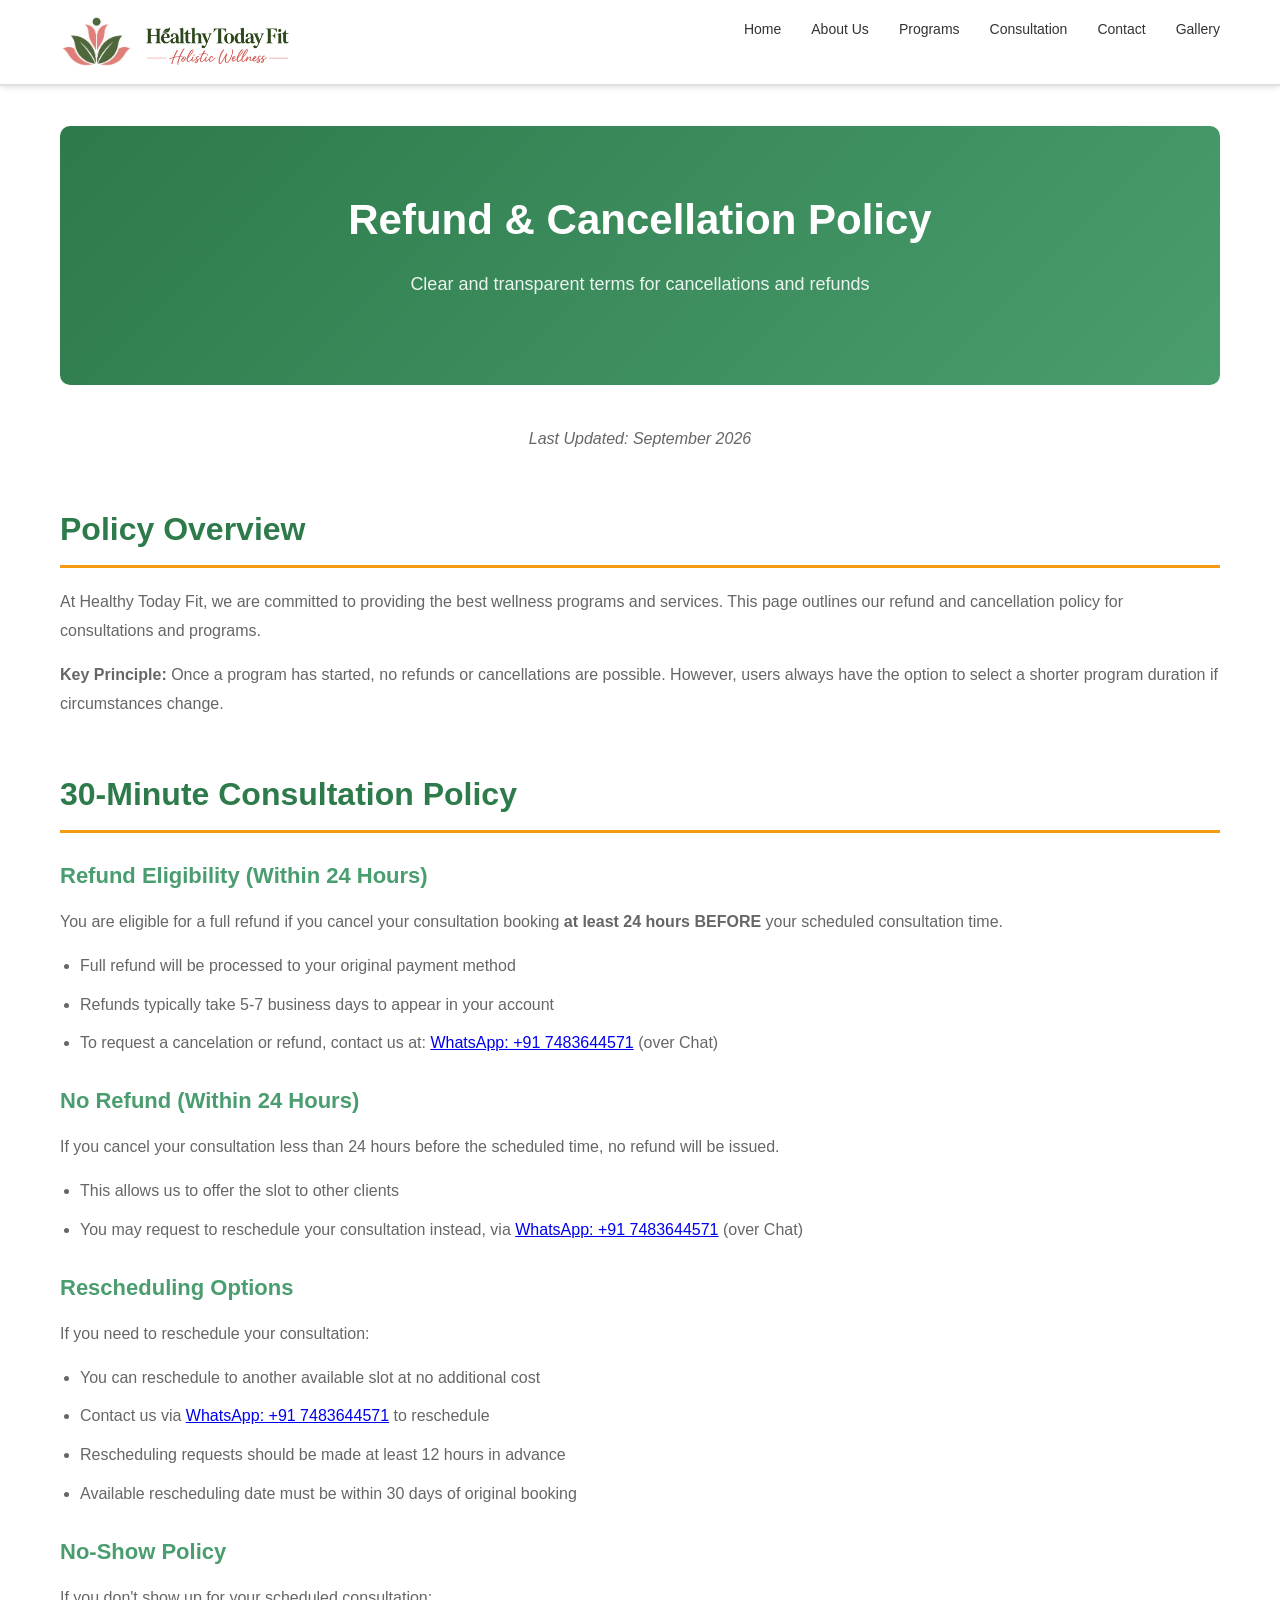
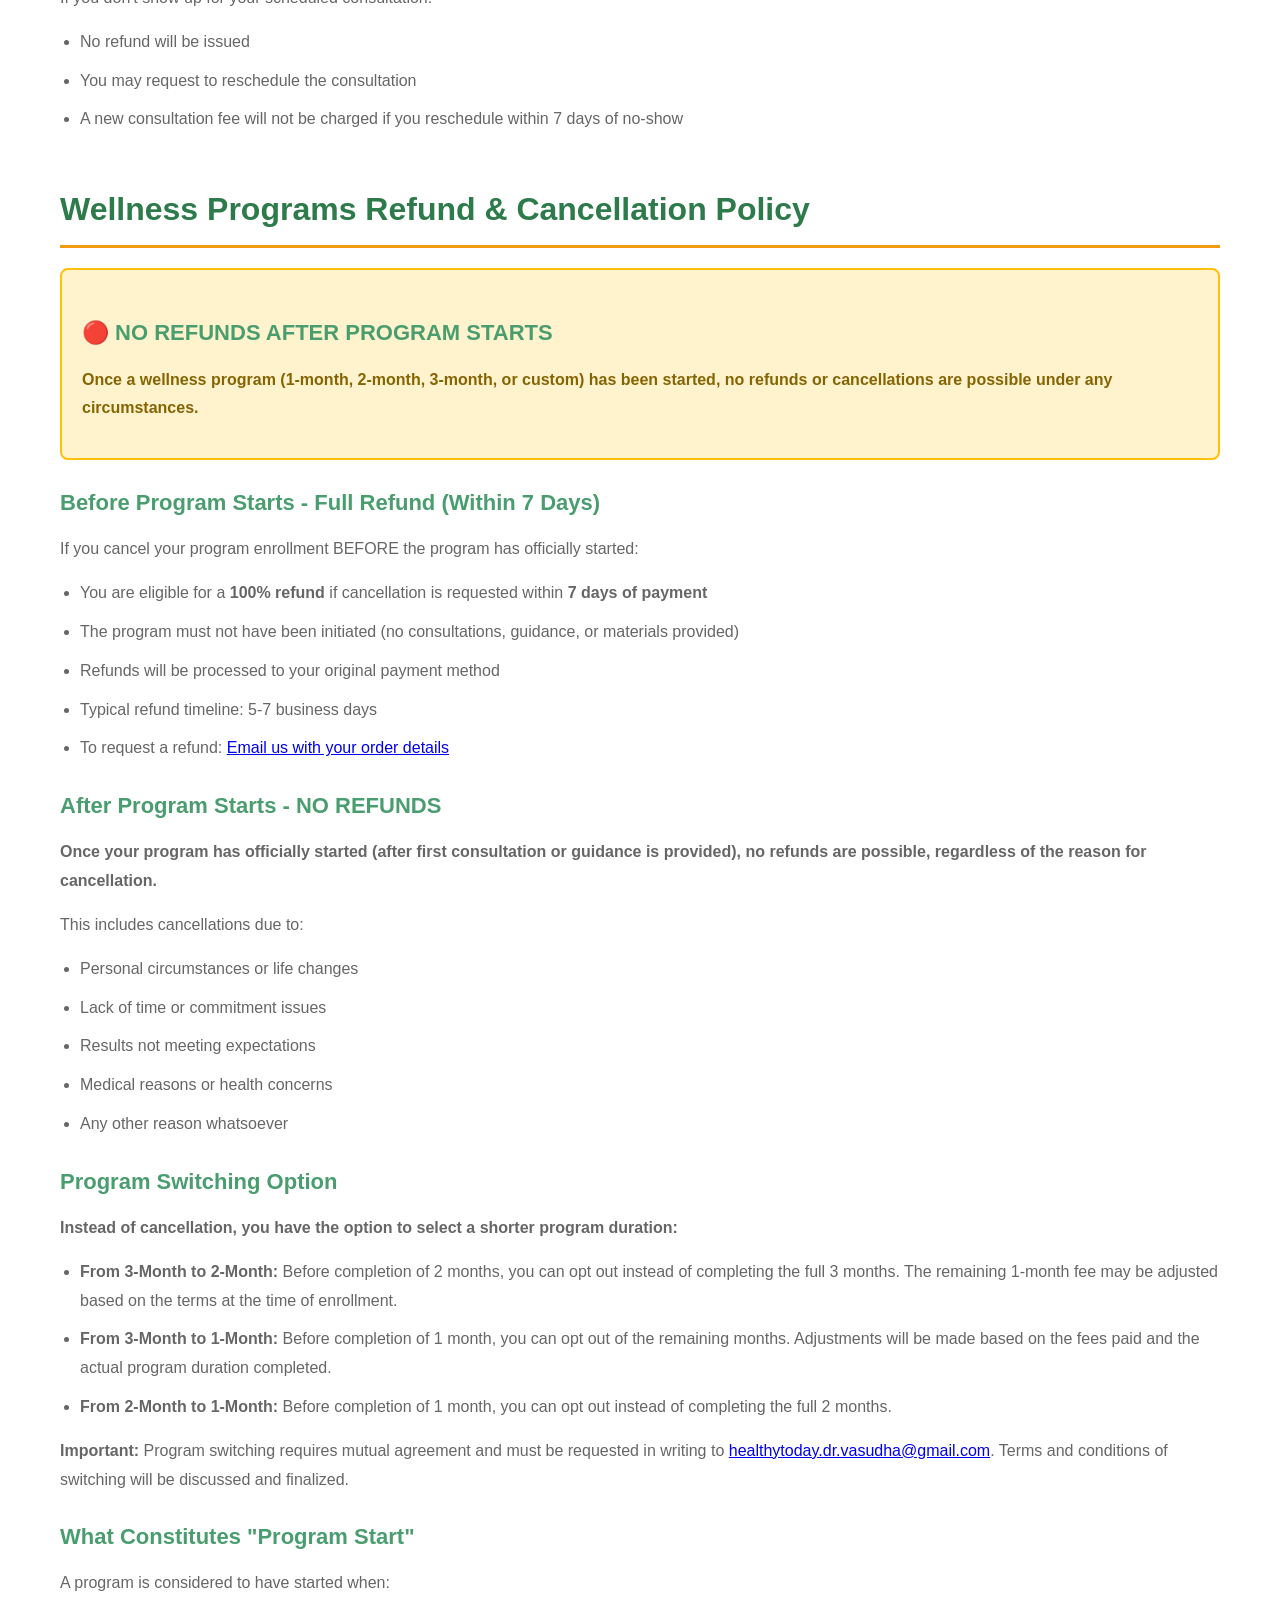
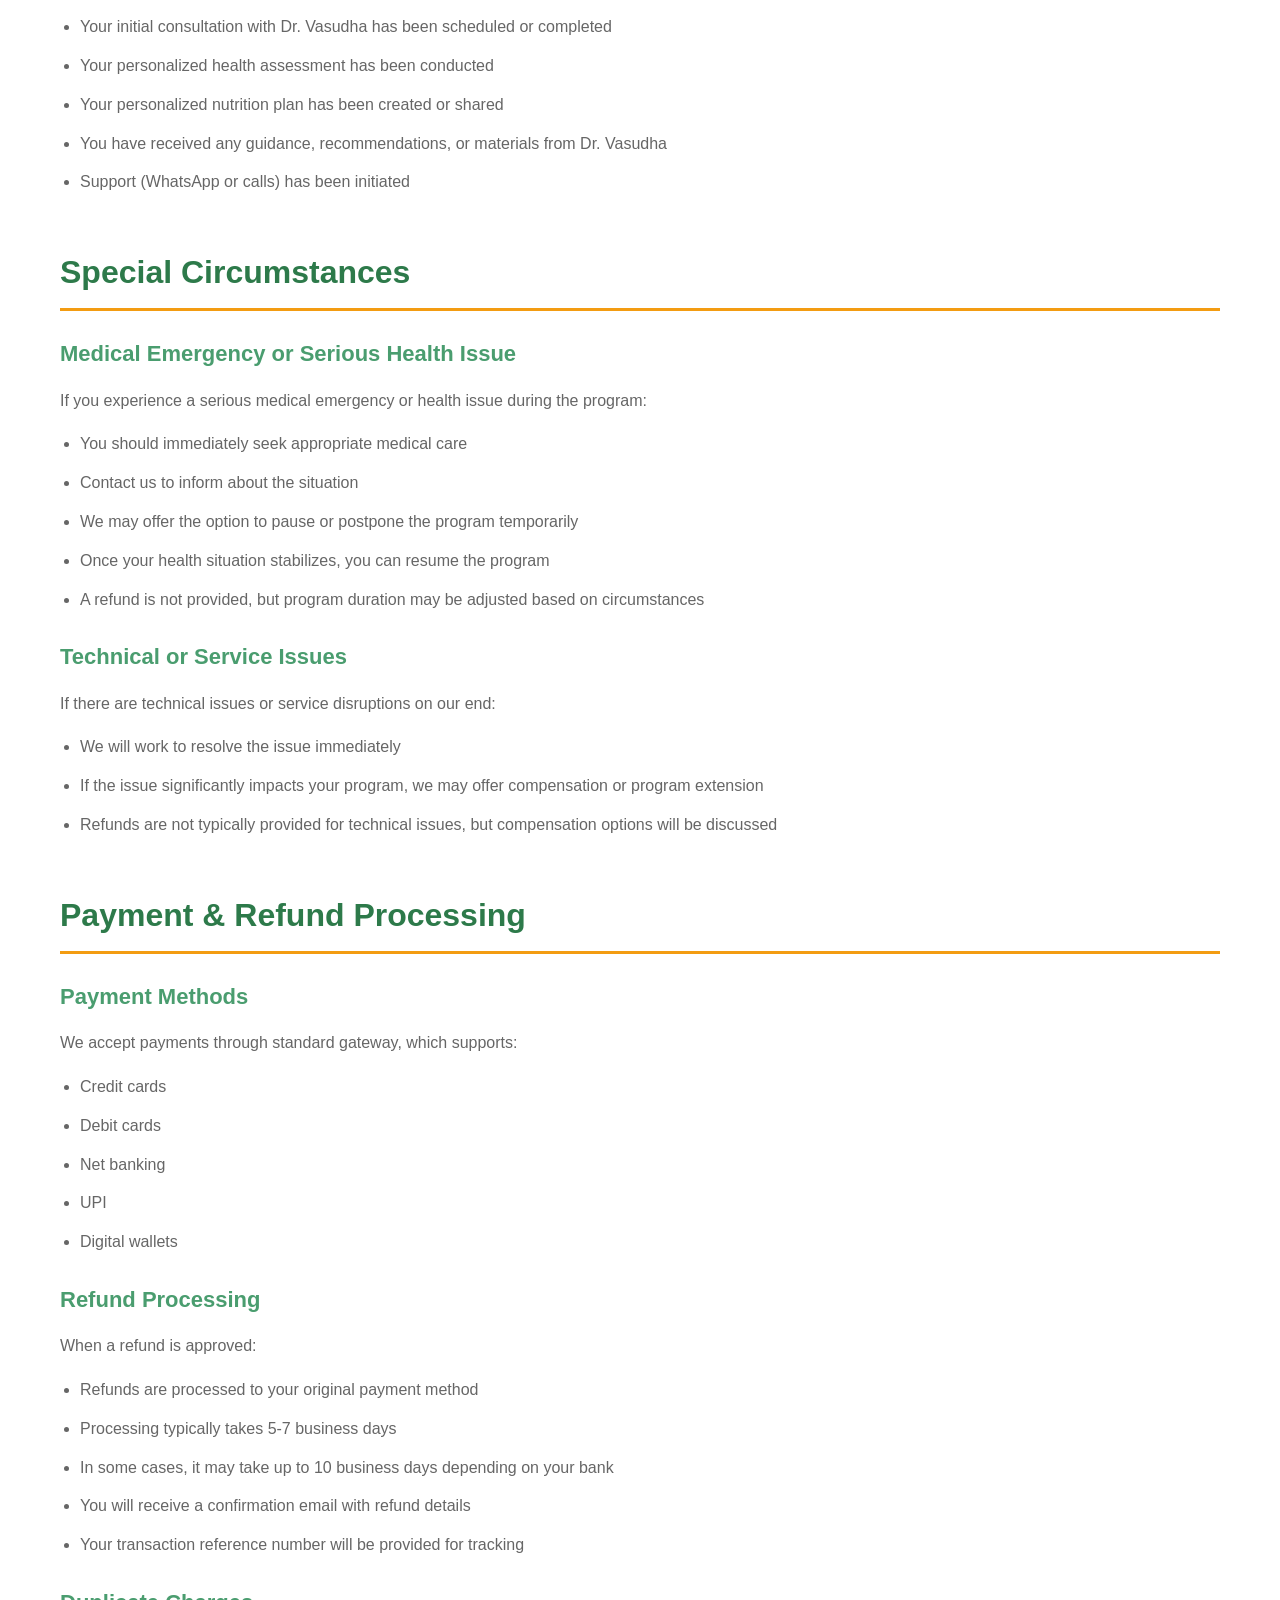
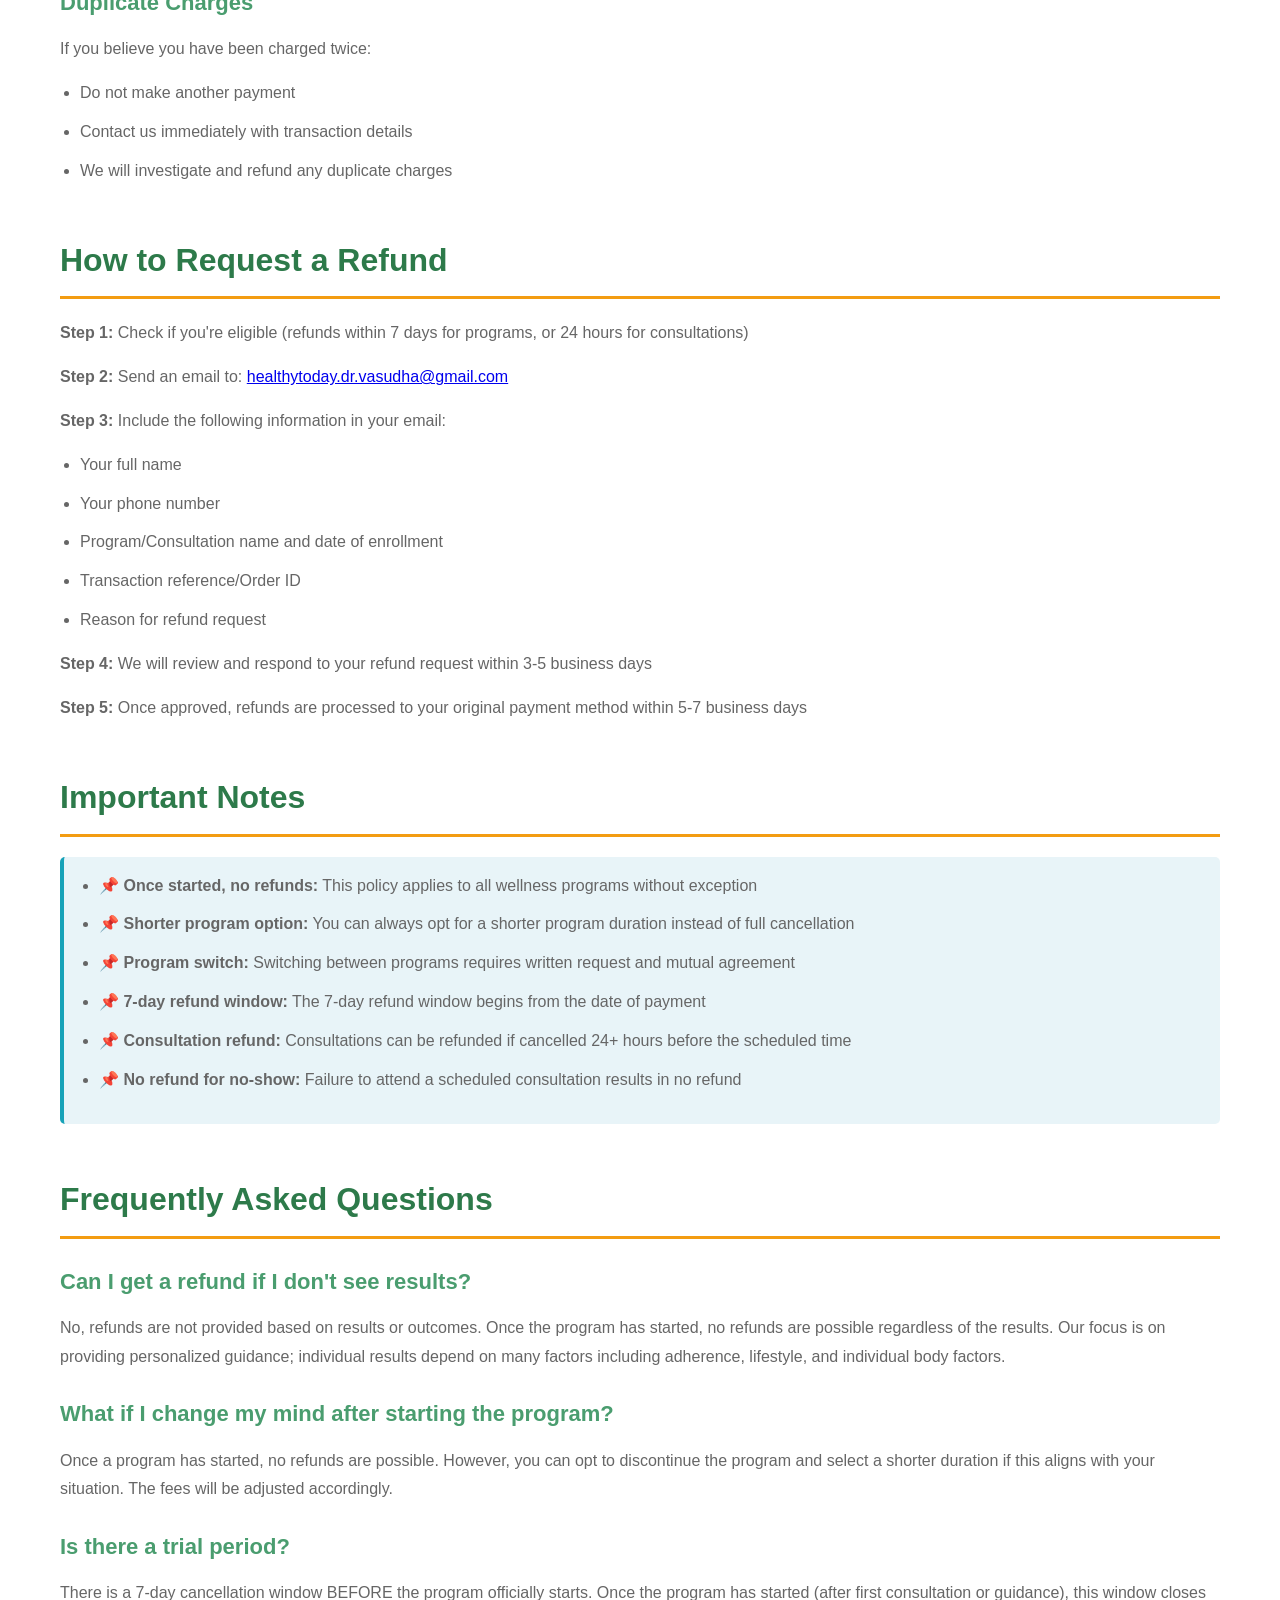
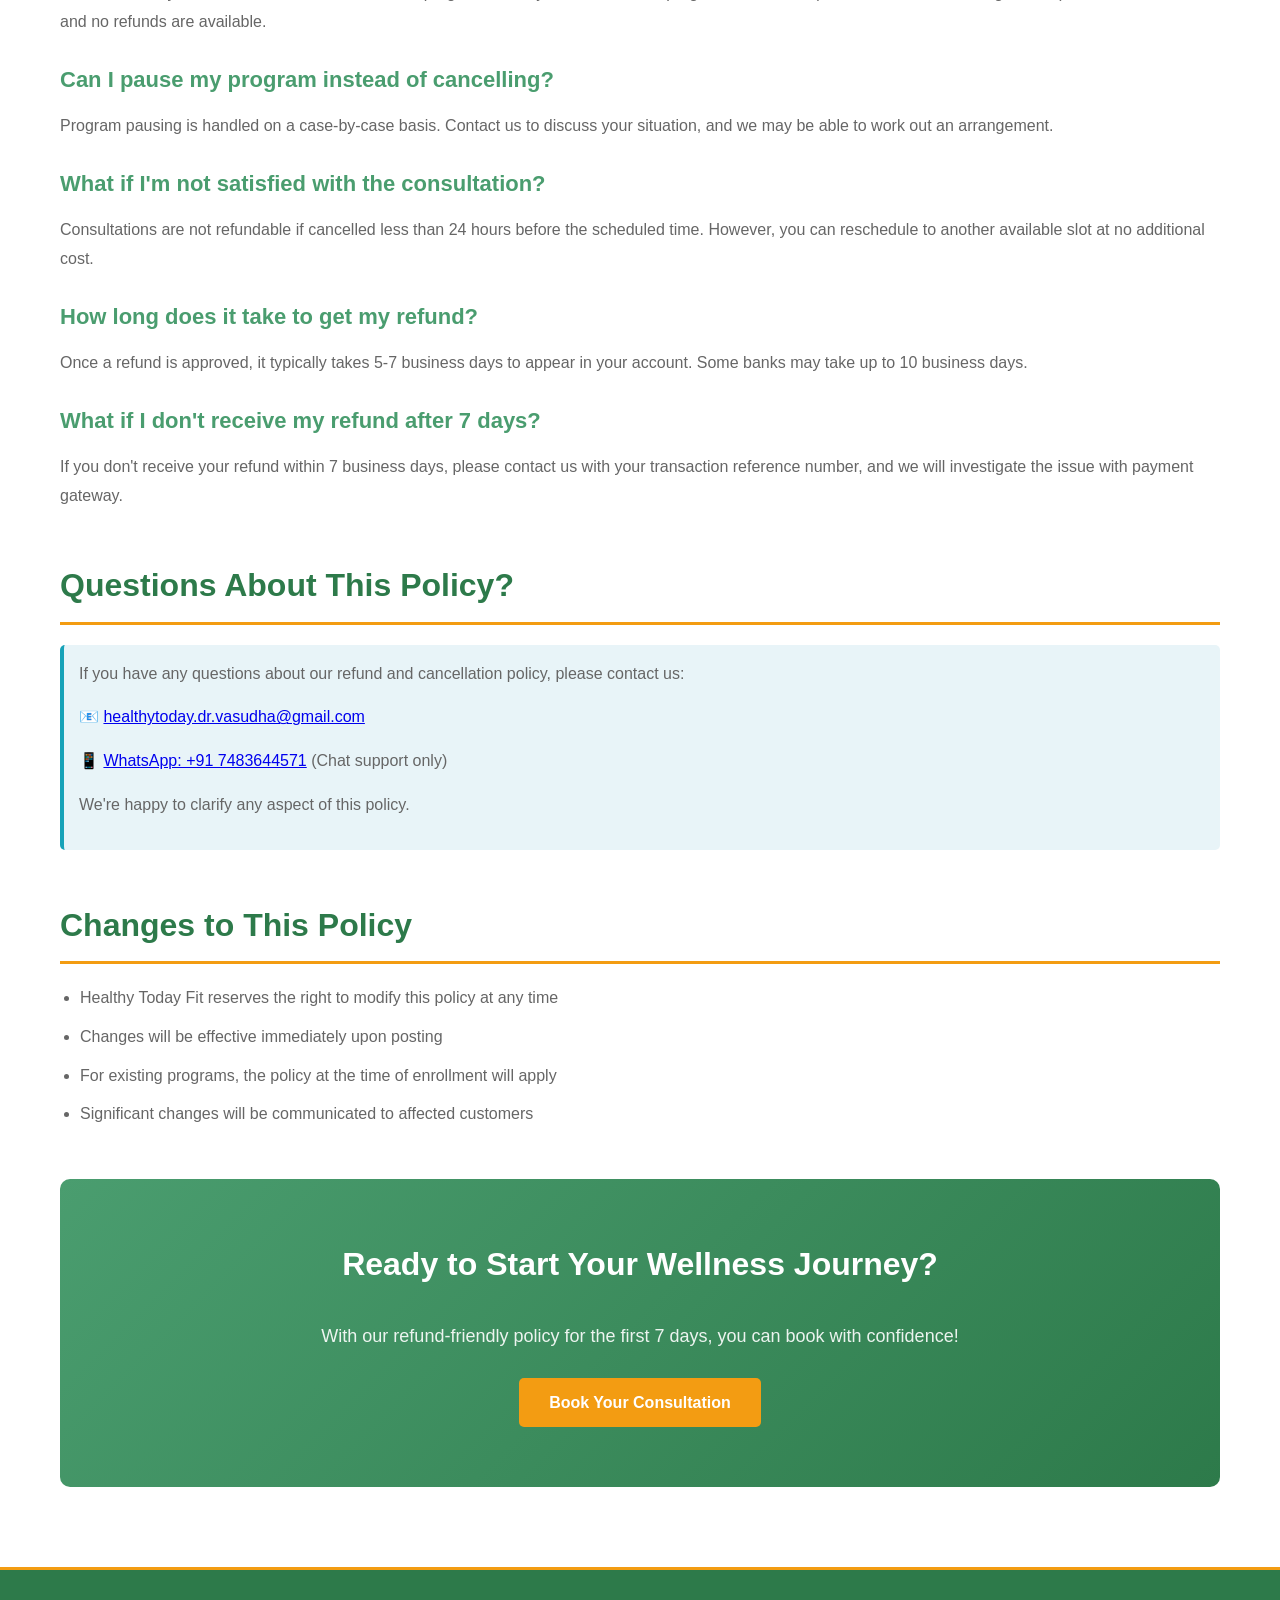
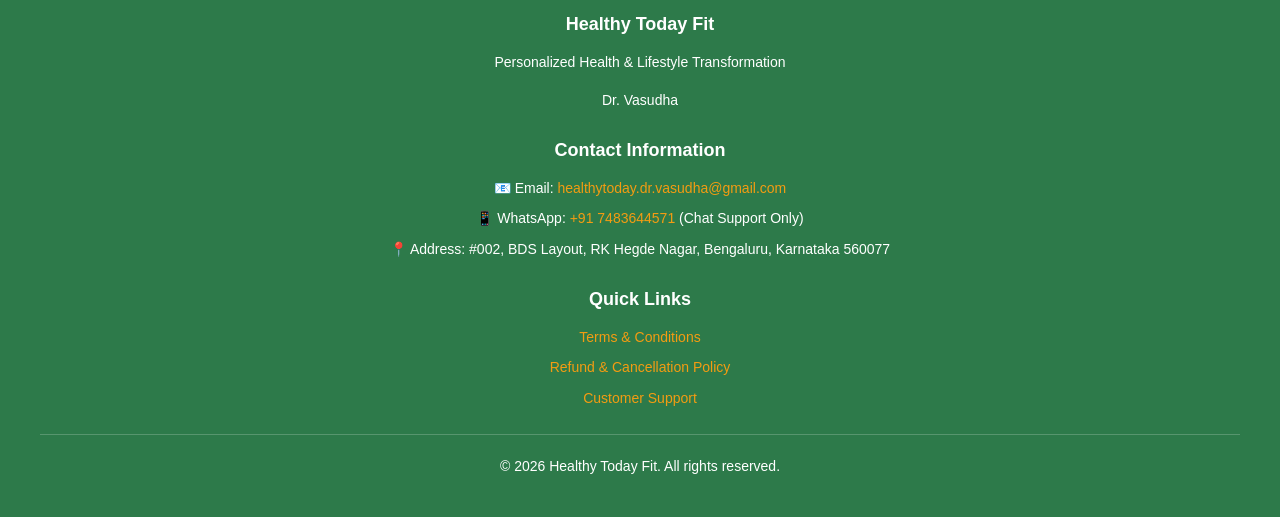
<file: refund-policy.html>
<!DOCTYPE html>
<html lang="en">

<head>
    <meta charset="UTF-8">
    <meta name="viewport" content="width=device-width, initial-scale=1.0">
    <title>Refund & Cancellation Policy - Healthy Today Fit</title>
    <link rel="stylesheet" href="style.css">
</head>

<body>
    <!-- Header -->
    <header>
        <div class="header-container">
            <div class="logo">
                <img src="logo.png" alt="Healthy Today Fit Logo">
                <img src="text.png" alt="Healthy Today Fit Logo">
            </div>
            <nav>
                <button id="hamburgerBtn" class="hamburger">
                    <span></span>
                    <span></span>
                    <span></span>
                </button>
                <ul id="navMenu">
                    <li><a href="index.html">Home</a></li>
                    <li><a href="about-us.html">About Us</a></li>
                    <li><a href="services.html">Programs</a></li>
                    <li><a href="consultation-booking.html">Consultation</a></li>
                    <li><a href="contact-us.html">Contact</a></li>
                    <li><a href="gallery.html">Gallery</a></li>
                </ul>
            </nav>
        </div>
    </header>

    <!-- Main Content -->
    <main>
        <!-- Hero Section -->
        <section class="hero">
            <h1>Refund & Cancellation Policy</h1>
            <p>Clear and transparent terms for cancellations and refunds</p>
        </section>

        <!-- Last Updated -->
        <section>
            <p style="text-align: center; color: var(--text-light); font-style: italic;">Last Updated: September 2026
            </p>
        </section>

        <!-- Overview -->
        <section>
            <h2>Policy Overview</h2>
            <p>At Healthy Today Fit, we are committed to providing the best wellness programs and services. This page
                outlines our refund and cancellation policy for consultations and programs.</p>
            <p><strong>Key Principle:</strong> Once a program has started, no refunds or cancellations are possible.
                However, users always have the option to select a shorter program duration if circumstances change.</p>
        </section>

        <!-- Consultation Policy -->
        <section>
            <h2>30-Minute Consultation Policy</h2>

            <h3>Refund Eligibility (Within 24 Hours)</h3>
            <p>You are eligible for a full refund if you cancel your consultation booking <strong>at least 24 hours
                    BEFORE</strong> your scheduled consultation time.</p>
            <ul>
                <li>Full refund will be processed to your original payment method</li>
                <li>Refunds typically take 5-7 business days to appear in your account</li>
                <li>To request a cancelation or refund, contact us at: <a href="https://wa.me/917483644571">WhatsApp:
                        +91 7483644571</a> (over Chat)</p>
                </li>
            </ul>

            <h3>No Refund (Within 24 Hours)</h3>
            <p>If you cancel your consultation less than 24 hours before the scheduled time, no refund will be issued.
            </p>
            <ul>
                <li>This allows us to offer the slot to other clients</li>
                <li>You may request to reschedule your consultation instead, via <a
                        href="https://wa.me/917483644571">WhatsApp: +91 7483644571</a> (over Chat)</p>
                </li>
            </ul>

            <h3>Rescheduling Options</h3>
            <p>If you need to reschedule your consultation:</p>
            <ul>
                <li>You can reschedule to another available slot at no additional cost</li>
                <li>Contact us via <a href="https://wa.me/917483644571">WhatsApp: +91 7483644571</a> to reschedule</li>
                <li>Rescheduling requests should be made at least 12 hours in advance</li>
                <li>Available rescheduling date must be within 30 days of original booking</li>
            </ul>

            <h3>No-Show Policy</h3>
            <p>If you don't show up for your scheduled consultation:</p>
            <ul>
                <li>No refund will be issued</li>
                <li>You may request to reschedule the consultation</li>
                <li>A new consultation fee will not be charged if you reschedule within 7 days of no-show</li>
            </ul>
        </section>

        <!-- Programs Policy -->
        <section>
            <h2>Wellness Programs Refund & Cancellation Policy</h2>

            <div class="disclaimer">
                <h3>🔴 NO REFUNDS AFTER PROGRAM STARTS</h3>
                <p><strong>Once a wellness program (1-month, 2-month, 3-month, or custom) has been started, no refunds
                        or cancellations are possible under any circumstances.</strong></p>
            </div>

            <h3>Before Program Starts - Full Refund (Within 7 Days)</h3>
            <p>If you cancel your program enrollment BEFORE the program has officially started:</p>
            <ul>
                <li>You are eligible for a <strong>100% refund</strong> if cancellation is requested within <strong>7
                        days of payment</strong></li>
                <li>The program must not have been initiated (no consultations, guidance, or materials provided)</li>
                <li>Refunds will be processed to your original payment method</li>
                <li>Typical refund timeline: 5-7 business days</li>
                <li>To request a refund: <a href="mailto:healthytoday.dr.vasudha@gmail.com">Email us with your order
                        details</a></li>
            </ul>

            <h3>After Program Starts - NO REFUNDS</h3>
            <p><strong>Once your program has officially started (after first consultation or guidance is provided), no
                    refunds are possible, regardless of the reason for cancellation.</strong></p>
            <p>This includes cancellations due to:</p>
            <ul>
                <li>Personal circumstances or life changes</li>
                <li>Lack of time or commitment issues</li>
                <li>Results not meeting expectations</li>
                <li>Medical reasons or health concerns</li>
                <li>Any other reason whatsoever</li>
            </ul>

            <h3>Program Switching Option</h3>
            <p><strong>Instead of cancellation, you have the option to select a shorter program duration:</strong></p>
            <ul>
                <li><strong>From 3-Month to 2-Month:</strong> Before completion of 2 months, you can opt out instead of
                    completing the full 3 months. The remaining 1-month fee may be adjusted based on the terms at the
                    time of enrollment.</li>
                <li><strong>From 3-Month to 1-Month:</strong> Before completion of 1 month, you can opt out of the
                    remaining months. Adjustments will be made based on the fees paid and the actual program duration
                    completed.</li>
                <li><strong>From 2-Month to 1-Month:</strong> Before completion of 1 month, you can opt out instead of
                    completing the full 2 months.</li>
            </ul>
            <p><strong>Important:</strong> Program switching requires mutual agreement and must be requested in writing
                to <a href="mailto:healthytoday.dr.vasudha@gmail.com">healthytoday.dr.vasudha@gmail.com</a>. Terms and
                conditions of switching will be discussed and finalized.</p>

            <h3>What Constitutes "Program Start"</h3>
            <p>A program is considered to have started when:</p>
            <ul>
                <li>Your initial consultation with Dr. Vasudha has been scheduled or completed</li>
                <li>Your personalized health assessment has been conducted</li>
                <li>Your personalized nutrition plan has been created or shared</li>
                <li>You have received any guidance, recommendations, or materials from Dr. Vasudha</li>
                <li>Support (WhatsApp or calls) has been initiated</li>
            </ul>
        </section>

        <!-- Special Circumstances -->
        <section>
            <h2>Special Circumstances</h2>

            <h3>Medical Emergency or Serious Health Issue</h3>
            <p>If you experience a serious medical emergency or health issue during the program:</p>
            <ul>
                <li>You should immediately seek appropriate medical care</li>
                <li>Contact us to inform about the situation</li>
                <li>We may offer the option to pause or postpone the program temporarily</li>
                <li>Once your health situation stabilizes, you can resume the program</li>
                <li>A refund is not provided, but program duration may be adjusted based on circumstances</li>
            </ul>

            <h3>Technical or Service Issues</h3>
            <p>If there are technical issues or service disruptions on our end:</p>
            <ul>
                <li>We will work to resolve the issue immediately</li>
                <li>If the issue significantly impacts your program, we may offer compensation or program extension</li>
                <li>Refunds are not typically provided for technical issues, but compensation options will be discussed
                </li>
            </ul>
        </section>

        <!-- Payment Method Issues -->
        <section>
            <h2>Payment & Refund Processing</h2>

            <h3>Payment Methods</h3>
            <p>We accept payments through standard gateway, which supports:</p>
            <ul>
                <li>Credit cards</li>
                <li>Debit cards</li>
                <li>Net banking</li>
                <li>UPI</li>
                <li>Digital wallets</li>
            </ul>

            <h3>Refund Processing</h3>
            <p>When a refund is approved:</p>
            <ul>
                <li>Refunds are processed to your original payment method</li>
                <li>Processing typically takes 5-7 business days</li>
                <li>In some cases, it may take up to 10 business days depending on your bank</li>
                <li>You will receive a confirmation email with refund details</li>
                <li>Your transaction reference number will be provided for tracking</li>
            </ul>

            <h3>Duplicate Charges</h3>
            <p>If you believe you have been charged twice:</p>
            <ul>
                <li>Do not make another payment</li>
                <li>Contact us immediately with transaction details</li>
                <li>We will investigate and refund any duplicate charges</li>
            </ul>
        </section>

        <!-- How to Request Refund -->
        <section>
            <h2>How to Request a Refund</h2>
            <p><strong>Step 1:</strong> Check if you're eligible (refunds within 7 days for programs, or 24 hours for
                consultations)</p>
            <p><strong>Step 2:</strong> Send an email to: <a
                    href="mailto:healthytoday.dr.vasudha@gmail.com">healthytoday.dr.vasudha@gmail.com</a></p>
            <p><strong>Step 3:</strong> Include the following information in your email:</p>
            <ul>
                <li>Your full name</li>
                <li>Your phone number</li>
                <li>Program/Consultation name and date of enrollment</li>
                <li>Transaction reference/Order ID</li>
                <li>Reason for refund request</li>
            </ul>
            <p><strong>Step 4:</strong> We will review and respond to your refund request within 3-5 business days</p>
            <p><strong>Step 5:</strong> Once approved, refunds are processed to your original payment method within 5-7
                business days</p>
        </section>

        <!-- Important Notes -->
        <section>
            <h2>Important Notes</h2>
            <div class="info-box">
                <ul>
                    <li>📌 <strong>Once started, no refunds:</strong> This policy applies to all wellness programs
                        without exception</li>
                    <li>📌 <strong>Shorter program option:</strong> You can always opt for a shorter program duration
                        instead of full cancellation</li>
                    <li>📌 <strong>Program switch:</strong> Switching between programs requires written request and
                        mutual agreement</li>
                    <li>📌 <strong>7-day refund window:</strong> The 7-day refund window begins from the date of payment
                    </li>
                    <li>📌 <strong>Consultation refund:</strong> Consultations can be refunded if cancelled 24+ hours
                        before the scheduled time</li>
                    <li>📌 <strong>No refund for no-show:</strong> Failure to attend a scheduled consultation results in
                        no refund</li>
                </ul>
            </div>
        </section>

        <!-- FAQs -->
        <section>
            <h2>Frequently Asked Questions</h2>

            <h3>Can I get a refund if I don't see results?</h3>
            <p>No, refunds are not provided based on results or outcomes. Once the program has started, no refunds are
                possible regardless of the results. Our focus is on providing personalized guidance; individual results
                depend on many factors including adherence, lifestyle, and individual body factors.</p>

            <h3>What if I change my mind after starting the program?</h3>
            <p>Once a program has started, no refunds are possible. However, you can opt to discontinue the program and
                select a shorter duration if this aligns with your situation. The fees will be adjusted accordingly.</p>

            <h3>Is there a trial period?</h3>
            <p>There is a 7-day cancellation window BEFORE the program officially starts. Once the program has started
                (after first consultation or guidance), this window closes and no refunds are available.</p>

            <h3>Can I pause my program instead of cancelling?</h3>
            <p>Program pausing is handled on a case-by-case basis. Contact us to discuss your situation, and we may be
                able to work out an arrangement.</p>

            <h3>What if I'm not satisfied with the consultation?</h3>
            <p>Consultations are not refundable if cancelled less than 24 hours before the scheduled time. However, you
                can reschedule to another available slot at no additional cost.</p>

            <h3>How long does it take to get my refund?</h3>
            <p>Once a refund is approved, it typically takes 5-7 business days to appear in your account. Some banks may
                take up to 10 business days.</p>

            <h3>What if I don't receive my refund after 7 days?</h3>
            <p>If you don't receive your refund within 7 business days, please contact us with your transaction
                reference number, and we will investigate the issue with payment gateway.</p>
        </section>

        <!-- Contact for Policy Questions -->
        <section>
            <h2>Questions About This Policy?</h2>
            <div class="info-box">
                <p>If you have any questions about our refund and cancellation policy, please contact us:</p>
                <p>📧 <a href="mailto:healthytoday.dr.vasudha@gmail.com">healthytoday.dr.vasudha@gmail.com</a></p>
                <p>📱 <a href="https://wa.me/917483644571">WhatsApp: +91 7483644571</a> (Chat support only)</p>
                <p>We're happy to clarify any aspect of this policy.</p>
            </div>
        </section>

        <!-- Policy Changes -->
        <section>
            <h2>Changes to This Policy</h2>
            <ul>
                <li>Healthy Today Fit reserves the right to modify this policy at any time</li>
                <li>Changes will be effective immediately upon posting</li>
                <li>For existing programs, the policy at the time of enrollment will apply</li>
                <li>Significant changes will be communicated to affected customers</li>
            </ul>
        </section>

        <!-- CTA Section -->
        <section class="hero"
            style="background: linear-gradient(135deg, var(--secondary-color) 0%, var(--primary-color) 100%);">
            <h2 style="color: white; border: none;">Ready to Start Your Wellness Journey?</h2>
            <p>With our refund-friendly policy for the first 7 days, you can book with confidence!</p>
            <a href="consultation-booking.html" class="btn btn-secondary">Book Your Consultation</a>
        </section>
    </main>

    <!-- Footer -->
    <footer>
        <div class="footer-content">
            <div class="footer-section">
                <h4>Healthy Today Fit</h4>
                <p>Personalized Health & Lifestyle Transformation</p>
                <p style="margin-top: 15px;">Dr. Vasudha</p>
            </div>
            <div class="footer-section">
                <h4>Contact Information</h4>
                <p>📧 Email: <a href="mailto:healthytoday.dr.vasudha@gmail.com">healthytoday.dr.vasudha@gmail.com</a>
                </p>
                <p>📱 WhatsApp: <a href="https://wa.me/917483644571">+91 7483644571</a> (Chat Support Only)</p>
                <p>📍 Address: #002, BDS Layout, RK Hegde Nagar, Bengaluru, Karnataka 560077</p>
            </div>
            <div class="footer-section">
                <h4>Quick Links</h4>
                <p><a href="terms-conditions.html">Terms & Conditions</a></p>
                <p><a href="refund-policy.html">Refund & Cancellation Policy</a></p>
                <p><a href="grievance-support.html">Customer Support</a></p>
            </div>
            <div class="footer-bottom">
                <p>&copy; 2026 Healthy Today Fit. All rights reserved.</p>
            </div>
        </div>
    </footer>
    <script>
        // Mobile menu toggle
        const hamburgerBtn = document.getElementById('hamburgerBtn');
        const navMenu = document.getElementById('navMenu');

        hamburgerBtn.addEventListener('click', function () {
            hamburgerBtn.classList.toggle('active');
            navMenu.classList.toggle('active');
        });

        // Close menu when link clicked
        const navLinks = navMenu.querySelectorAll('a');
        navLinks.forEach(link => {
            link.addEventListener('click', function () {
                hamburgerBtn.classList.remove('active');
                navMenu.classList.remove('active');
            });
        });
    </script>
</body>

</html>
</file>
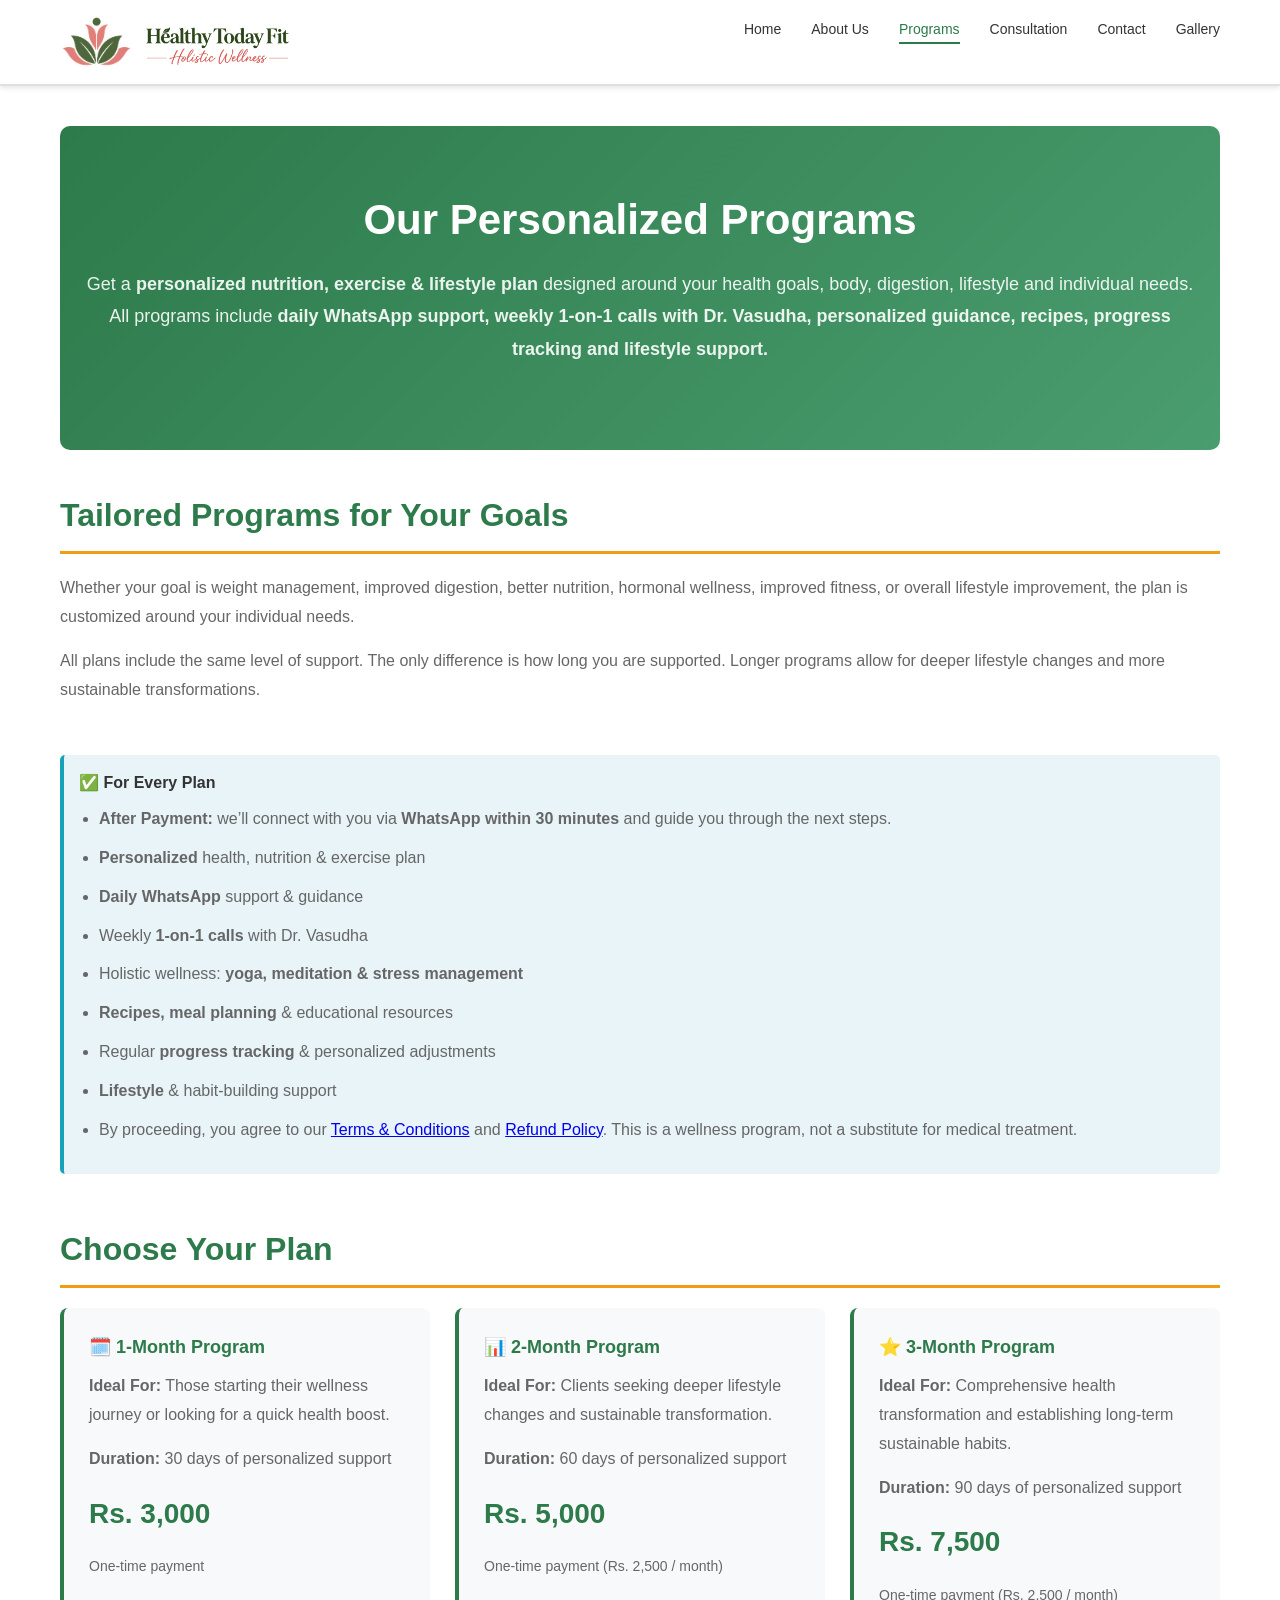
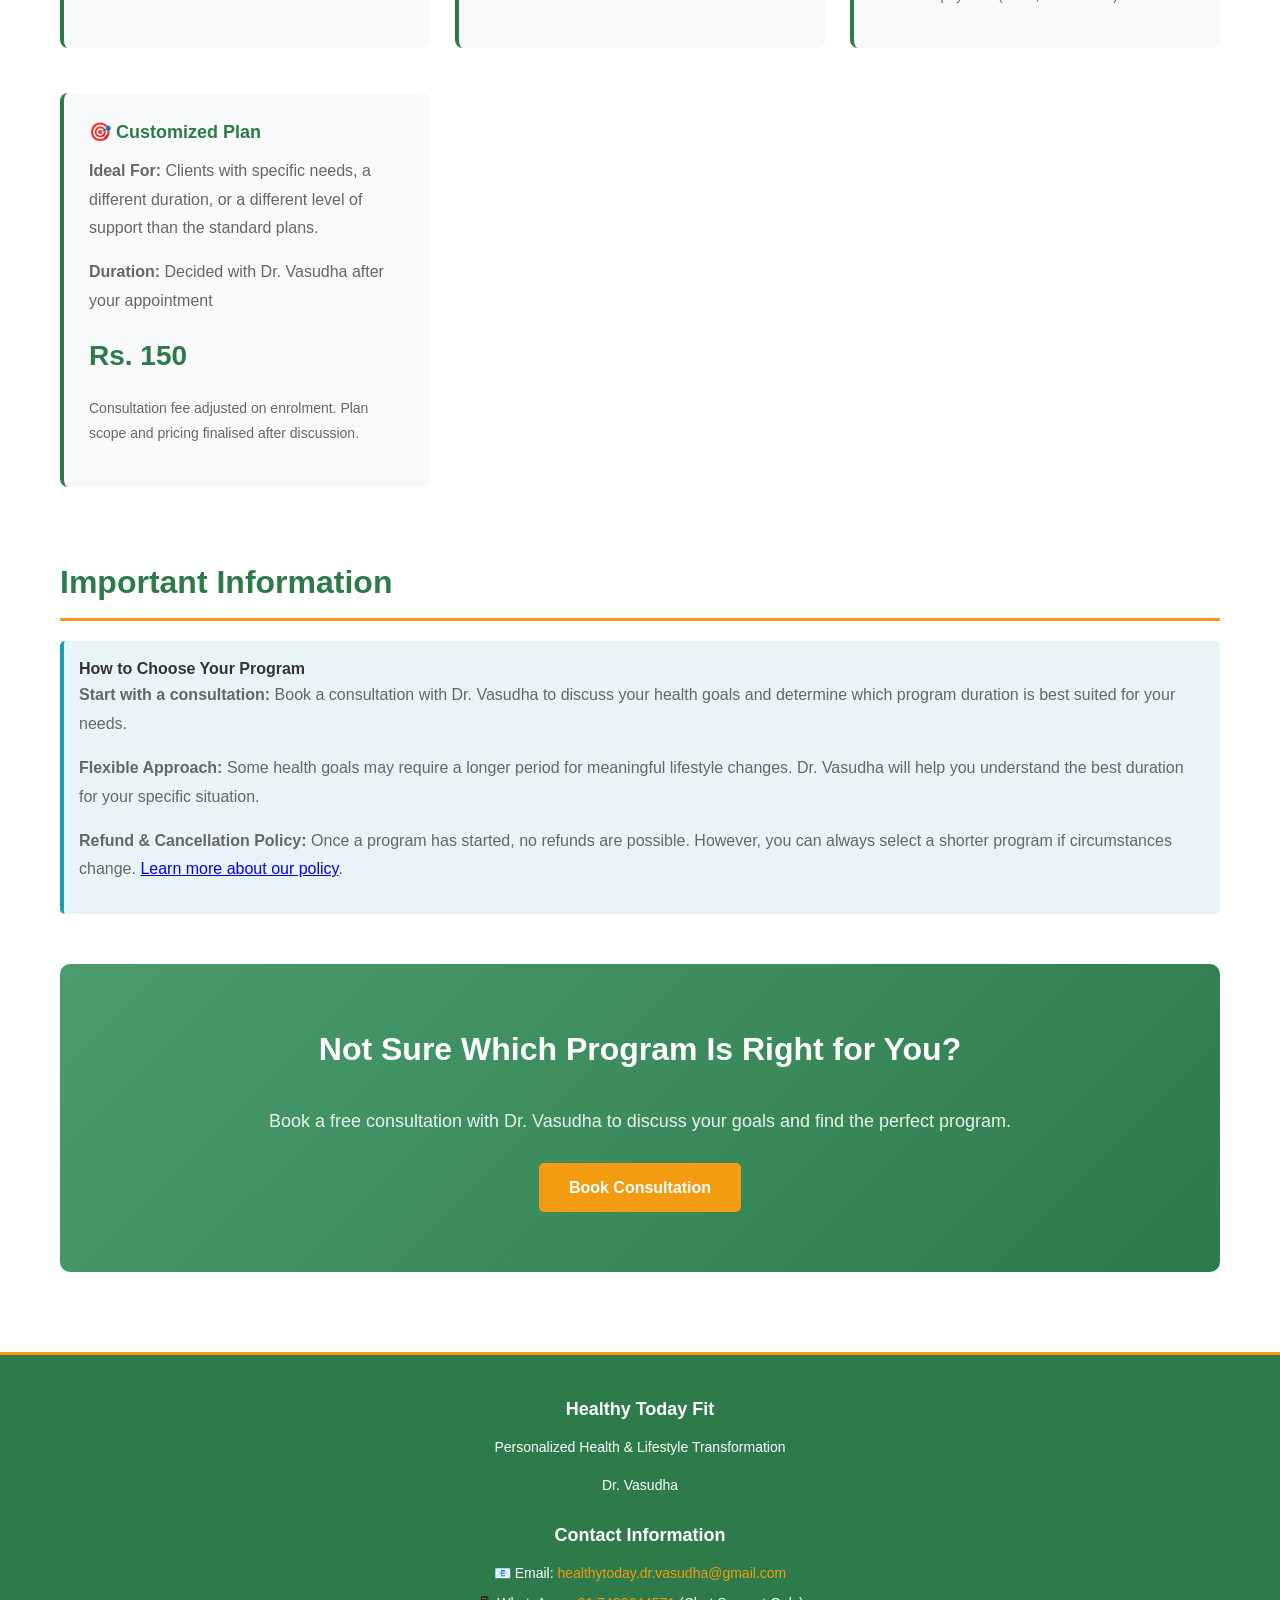
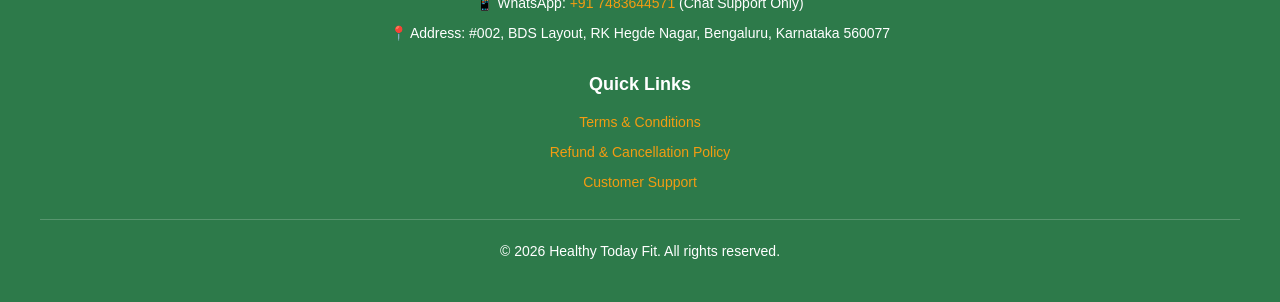
<file: services.html>
<!DOCTYPE html>
<html lang="en">

<head>
    <meta charset="UTF-8">
    <meta name="viewport" content="width=device-width, initial-scale=1.0">
    <title>Programs - Healthy Today Fit</title>
    <link rel="stylesheet" href="style.css">
</head>

<body>
    <!-- Header -->
    <header>
        <div class="header-container">
            <div class="logo">
                <img src="logo.png" alt="Healthy Today Fit Logo">
                <img src="text.png" alt="Healthy Today Fit Logo">
            </div>
            <nav>
                <button id="hamburgerBtn" class="hamburger">
                    <span></span>
                    <span></span>
                    <span></span>
                </button>
                <ul id="navMenu">
                    <li><a href="index.html">Home</a></li>
                    <li><a href="about-us.html">About Us</a></li>
                    <li><a href="services.html" class="active">Programs</a></li>
                    <li><a href="consultation-booking.html">Consultation</a></li>
                    <li><a href="contact-us.html">Contact</a></li>
                    <li><a href="gallery.html">Gallery</a></li>
                </ul>
            </nav>
        </div>
    </header>

    <!-- Main Content -->
    <main>
        <!-- Hero Section -->
        <section class="hero">
            <h1>Our Personalized Programs</h1>
            <p>Get a <strong>personalized nutrition, exercise &amp; lifestyle plan</strong> designed around your health
                goals, body, digestion, lifestyle and individual needs. All programs include <strong>daily WhatsApp
                    support, weekly 1-on-1 calls with Dr. Vasudha, personalized
                    guidance, recipes, progress tracking and lifestyle support.</strong></p>
        </section>

        <!-- Introduction -->
        <section>
            <h2>Tailored Programs for Your Goals</h2>
            <p>Whether your goal is weight management, improved digestion, better nutrition, hormonal wellness, improved
                fitness, or overall lifestyle improvement, the plan is customized around your individual needs.</p>
            <p>All plans include the same level of support. The only difference is how long you are supported. Longer
                programs allow for deeper lifestyle changes and more sustainable transformations.</p>
        </section>

        <!-- Common Includes -->
        <section>
            <div class="info-box">
                <h4>✅ For Every Plan</h4>
                <ul style="margin-left: 20px; margin-top: 10px; line-height: 1.8;">
                    <li><strong>After Payment:</strong> we’ll connect with you via <strong>WhatsApp within 30
                            minutes</strong> and guide you through the next steps.
                    </li>
                    <li><strong>Personalized</strong> health, nutrition & exercise plan</li>
                    <li><strong>Daily WhatsApp</strong> support & guidance</li>
                    <li>Weekly <strong>1-on-1 calls</strong> with Dr. Vasudha</li>
                    <li>Holistic wellness: <strong>yoga, meditation & stress management</strong></li>
                    <li><strong>Recipes, meal planning</strong> & educational resources</li>
                    <li>Regular <strong>progress tracking</strong> & personalized adjustments</li>
                    <li><strong>Lifestyle</strong> & habit-building support</li>
                    <li>By proceeding, you agree to our <a href="terms-conditions.html">Terms &
                            Conditions</a> and <a href="refund-policy.html">Refund Policy</a>. This is a
                        wellness program, not a substitute for medical treatment.</li>
                </ul>
            </div>
        </section>

        <!-- Program Cards -->
        <section>
            <h2>Choose Your Plan</h2>
            <div class="grid">
                <!-- 1 Month Program -->
                <div class="card">
                    <h4>🗓️ 1-Month Program</h4>
                    <p><strong>Ideal For:</strong> Those starting their wellness journey or looking for a quick health
                        boost.</p>
                    <p><strong>Duration:</strong> 30 days of personalized support</p>

                    <p style="margin-top: 15px; font-size: 28px; font-weight: bold; color: var(--primary-color);">Rs.
                        3,000</p>
                    <p style="font-size: 14px;">One-time payment</p>

                    <form>
                        <script src="https://checkout.razorpay.com/v1/payment-button.js"
                            data-payment_button_id="pl_TicLV50E89wDDN" async> </script>
                    </form>
                </div>

                <!-- 2 Month Program -->
                <div class="card">
                    <h4>📊 2-Month Program</h4>
                    <p><strong>Ideal For:</strong> Clients seeking deeper lifestyle changes and sustainable
                        transformation.</p>
                    <p><strong>Duration:</strong> 60 days of personalized support</p>

                    <p style="margin-top: 15px; font-size: 28px; font-weight: bold; color: var(--primary-color);">Rs.
                        5,000</p>
                    <p style="font-size: 14px;">One-time payment (Rs. 2,500 / month)</p>

                    <form>
                        <script src="https://checkout.razorpay.com/v1/payment-button.js"
                            data-payment_button_id="pl_TicTf5nWEOStTZ" async> </script>
                    </form>
                </div>

                <!-- 3 Month Program -->
                <div class="card">
                    <h4>⭐ 3-Month Program</h4>
                    <p><strong>Ideal For:</strong> Comprehensive health transformation and establishing long-term
                        sustainable habits.</p>
                    <p><strong>Duration:</strong> 90 days of personalized support</p>

                    <p style="margin-top: 15px; font-size: 28px; font-weight: bold; color: var(--primary-color);">Rs.
                        7,500</p>
                    <p style="font-size: 14px;">One-time payment (Rs. 2,500 / month)</p>

                    <form>
                        <script src="https://checkout.razorpay.com/v1/payment-button.js"
                            data-payment_button_id="pl_TicXwhnZfJBx74" async> </script>
                    </form>
                </div>

                <!-- Customized Plan -->
                <div class="card">
                    <h4>🎯 Customized Plan</h4>
                    <p><strong>Ideal For:</strong> Clients with specific needs, a different duration, or a different
                        level of support than the standard plans.</p>
                    <p><strong>Duration:</strong> Decided with Dr. Vasudha after your appointment</p>

                    <p style="margin-top: 15px; font-size: 28px; font-weight: bold; color: var(--primary-color);">Rs.
                        150
                    </p>
                    <p style="font-size: 14px;">Consultation fee adjusted on enrolment. Plan scope and pricing finalised
                        after discussion.</p>

                    <form>
                        <script src="https://checkout.razorpay.com/v1/payment-button.js"
                            data-payment_button_id="pl_Tibn6EmnmVnrae" async> </script>
                    </form>
                </div>
            </div>
        </section>

        <!-- Important Notes -->
        <section>
            <h2>Important Information</h2>
            <div class="info-box">
                <h4>How to Choose Your Program</h4>
                <p><strong>Start with a consultation:</strong> Book a consultation with Dr. Vasudha to discuss your
                    health goals and determine which program duration is best suited for your needs.</p>
                <p><strong>Flexible Approach:</strong> Some health goals may require a longer period for meaningful
                    lifestyle changes. Dr. Vasudha will help you understand the best duration for your specific
                    situation.</p>
                <p><strong>Refund & Cancellation Policy:</strong> Once a program has started, no refunds are possible.
                    However, you can always select a shorter program if circumstances change. <a
                        href="refund-policy.html">Learn more about our policy</a>.</p>
            </div>
        </section>

        <!-- CTA Section -->
        <section class="hero"
            style="background: linear-gradient(135deg, var(--secondary-color) 0%, var(--primary-color) 100%);">
            <h2 style="color: white; border: none;">Not Sure Which Program Is Right for You?</h2>
            <p>Book a free consultation with Dr. Vasudha to discuss your goals and find the perfect program.</p>
            <a href="consultation-booking.html" class="btn btn-secondary">Book Consultation</a>
        </section>
    </main>

    <!-- Footer -->
    <footer>
        <div class="footer-content">
            <div class="footer-section">
                <h4>Healthy Today Fit</h4>
                <p>Personalized Health & Lifestyle Transformation</p>
                <p style="margin-top: 15px;">Dr. Vasudha</p>
            </div>
            <div class="footer-section">
                <h4>Contact Information</h4>
                <p>📧 Email: <a href="mailto:healthytoday.dr.vasudha@gmail.com">healthytoday.dr.vasudha@gmail.com</a>
                </p>
                <p>📱 WhatsApp: <a href="https://wa.me/917483644571">+91 7483644571</a> (Chat Support Only)</p>
                <p>📍 Address: #002, BDS Layout, RK Hegde Nagar, Bengaluru, Karnataka 560077
                </p>
            </div>
            <div class="footer-section">
                <h4>Quick Links</h4>
                <p><a href="terms-conditions.html">Terms & Conditions</a></p>
                <p><a href="refund-policy.html">Refund & Cancellation Policy</a></p>
                <p><a href="grievance-support.html">Customer Support</a></p>
            </div>
            <div class="footer-bottom">
                <p>&copy; 2026 Healthy Today Fit. All rights reserved.</p>
            </div>
        </div>
    </footer>
    <script>
        // Mobile menu toggle
        const hamburgerBtn = document.getElementById('hamburgerBtn');
        const navMenu = document.getElementById('navMenu');

        hamburgerBtn.addEventListener('click', function () {
            hamburgerBtn.classList.toggle('active');
            navMenu.classList.toggle('active');
        });

        // Close menu when link clicked
        const navLinks = navMenu.querySelectorAll('a');
        navLinks.forEach(link => {
            link.addEventListener('click', function () {
                hamburgerBtn.classList.remove('active');
                navMenu.classList.remove('active');
            });
        });
    </script>
</body>

</html>
</file>
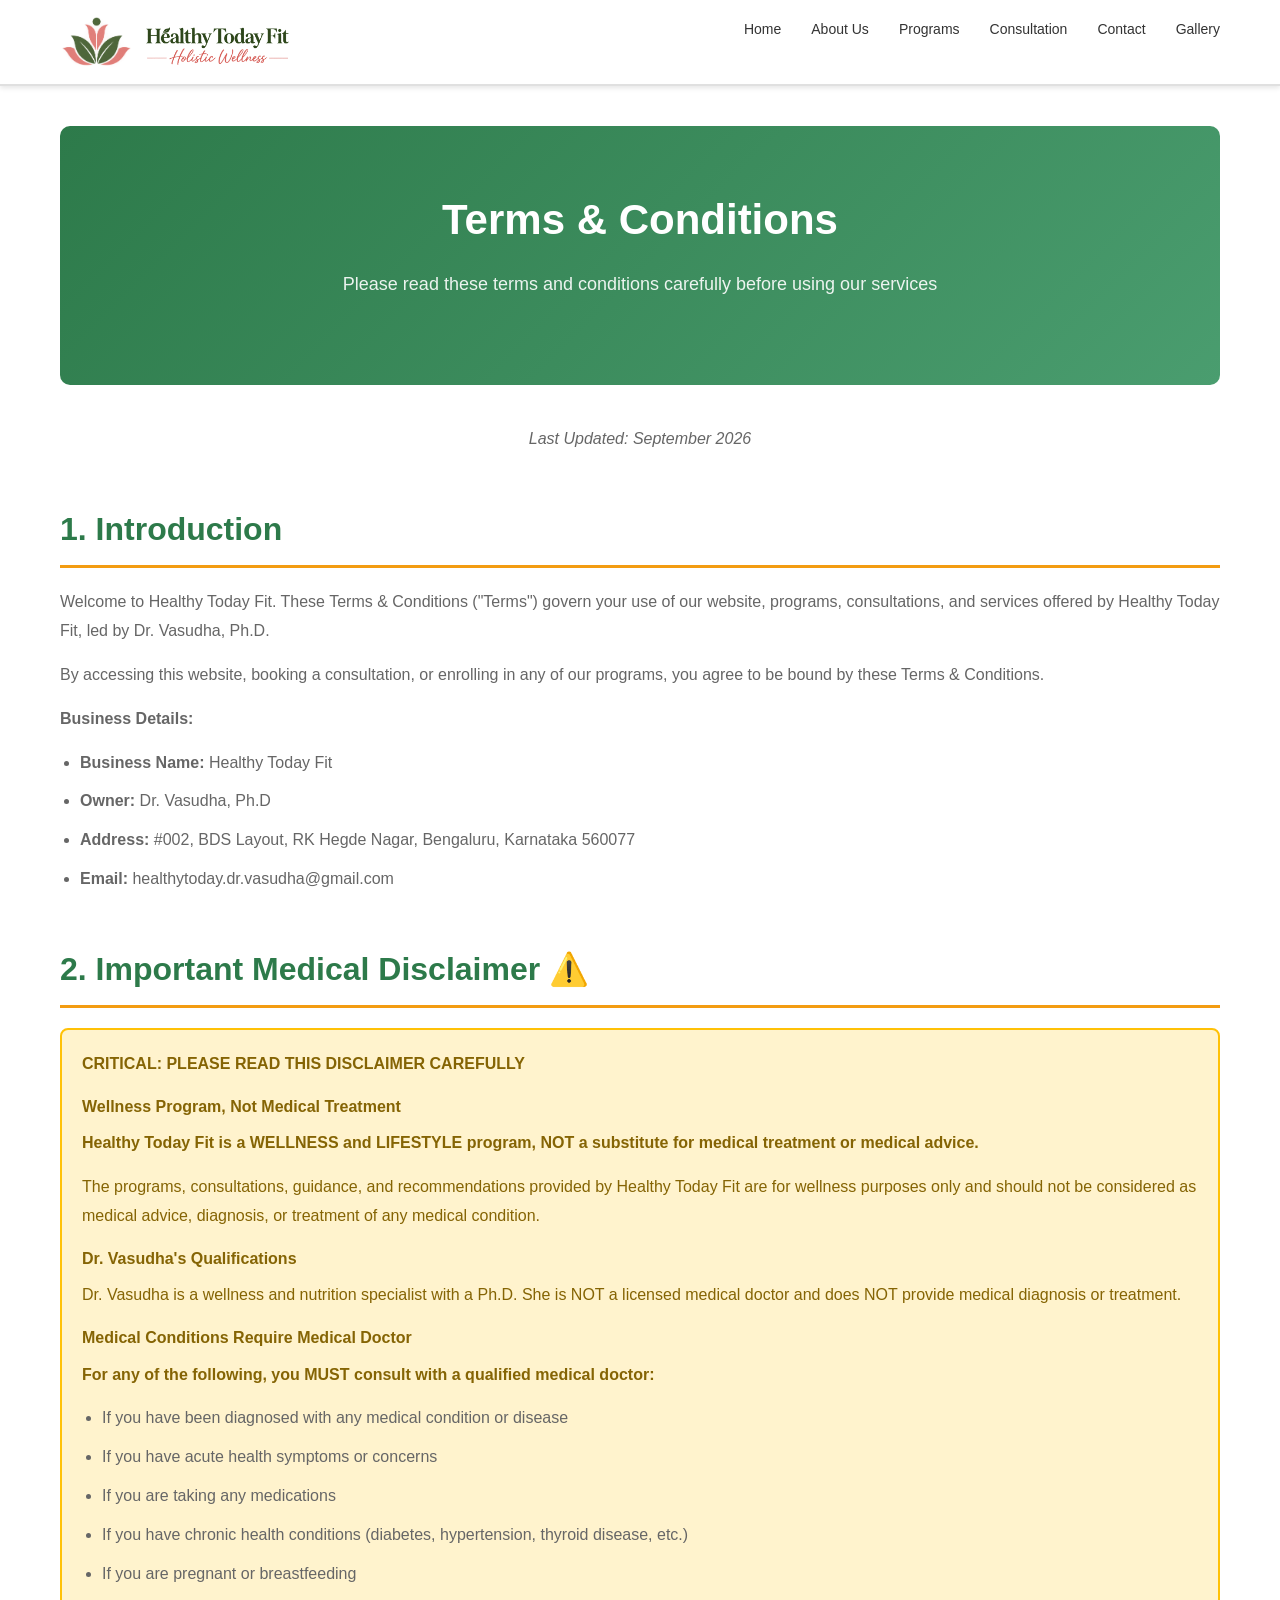
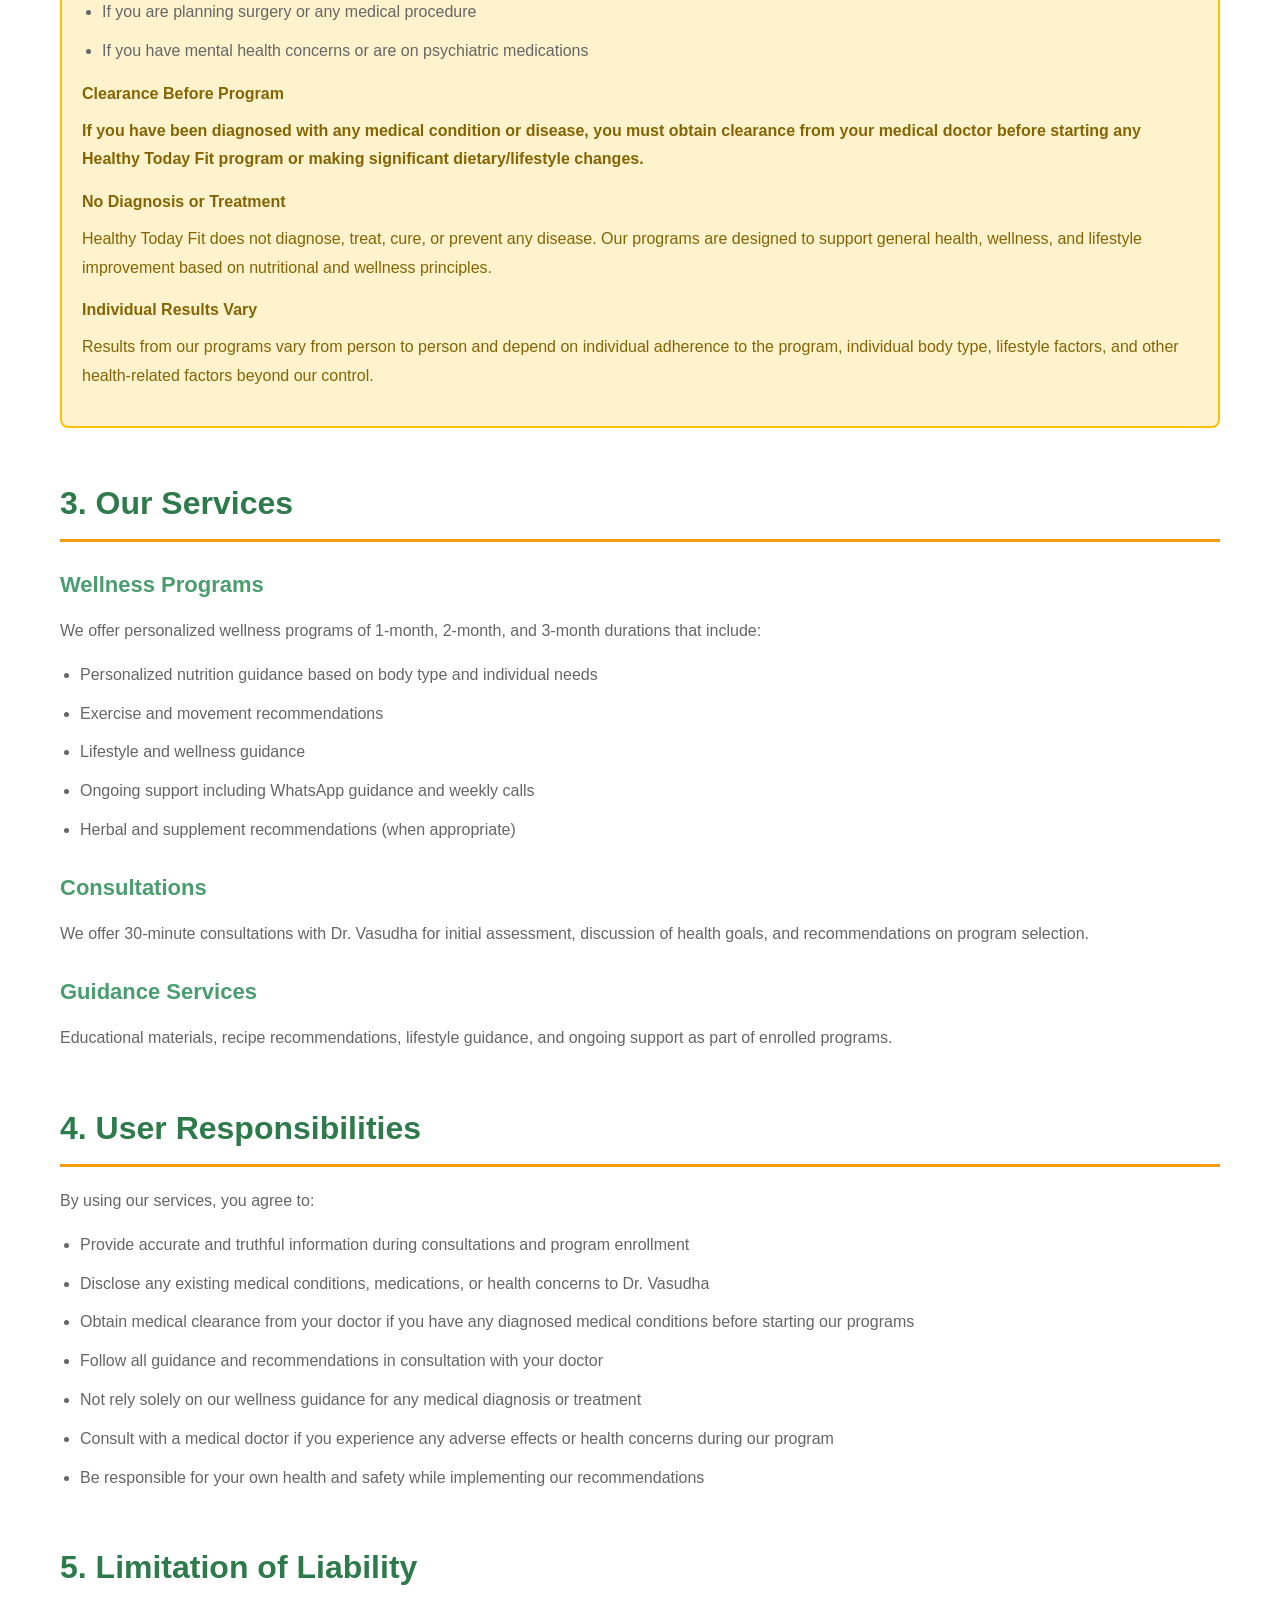
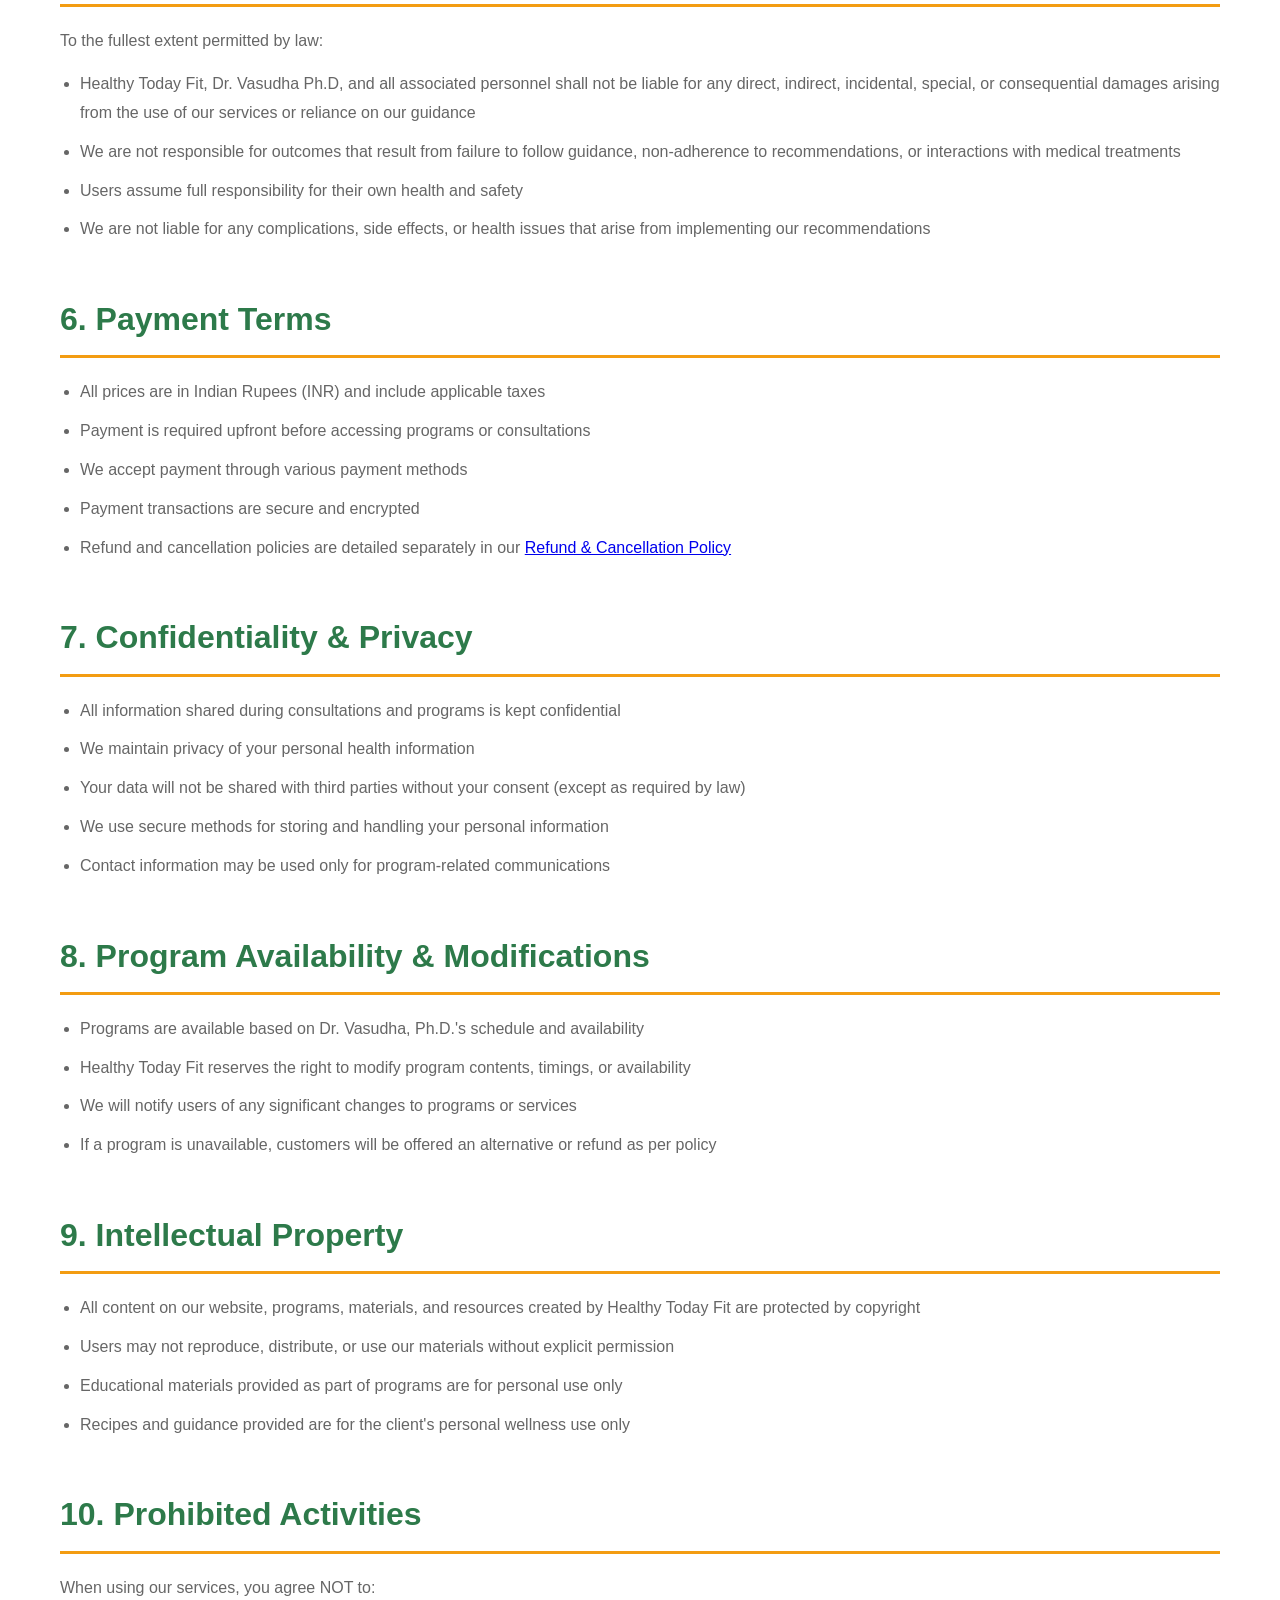
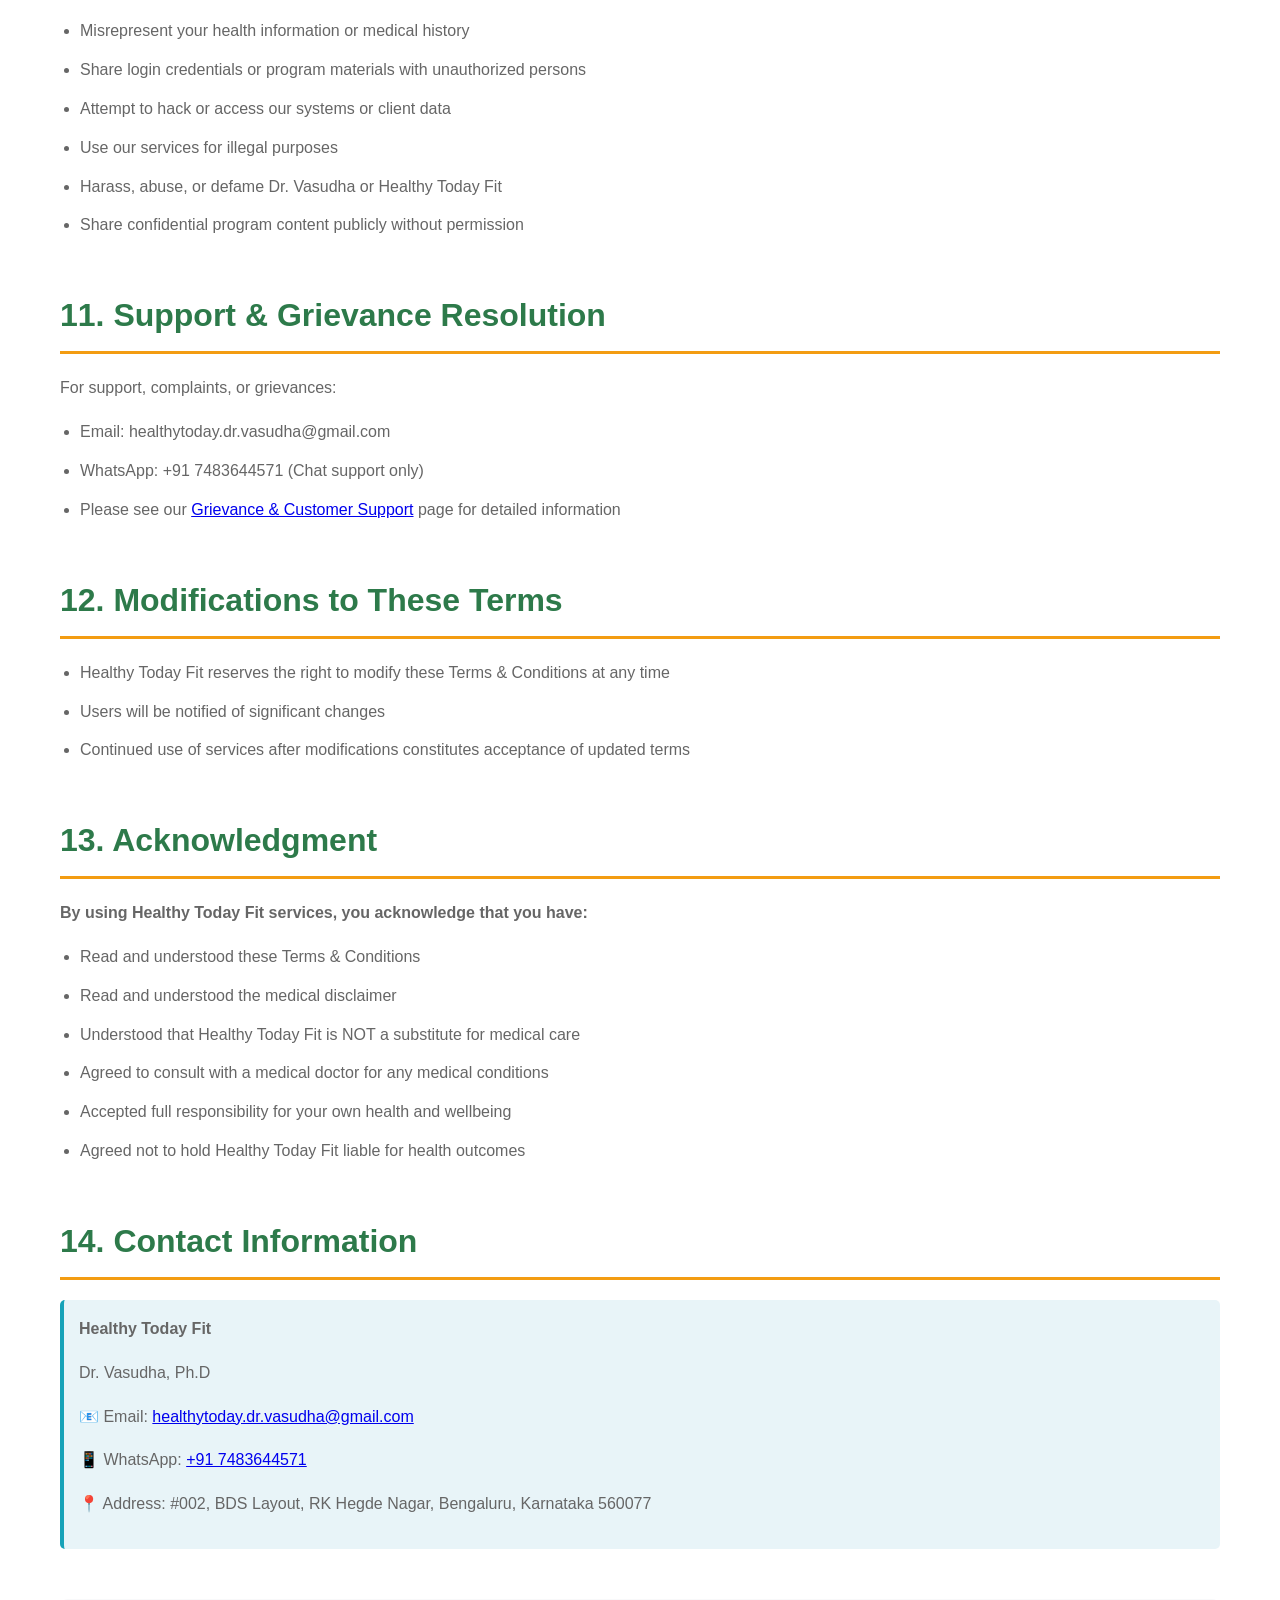
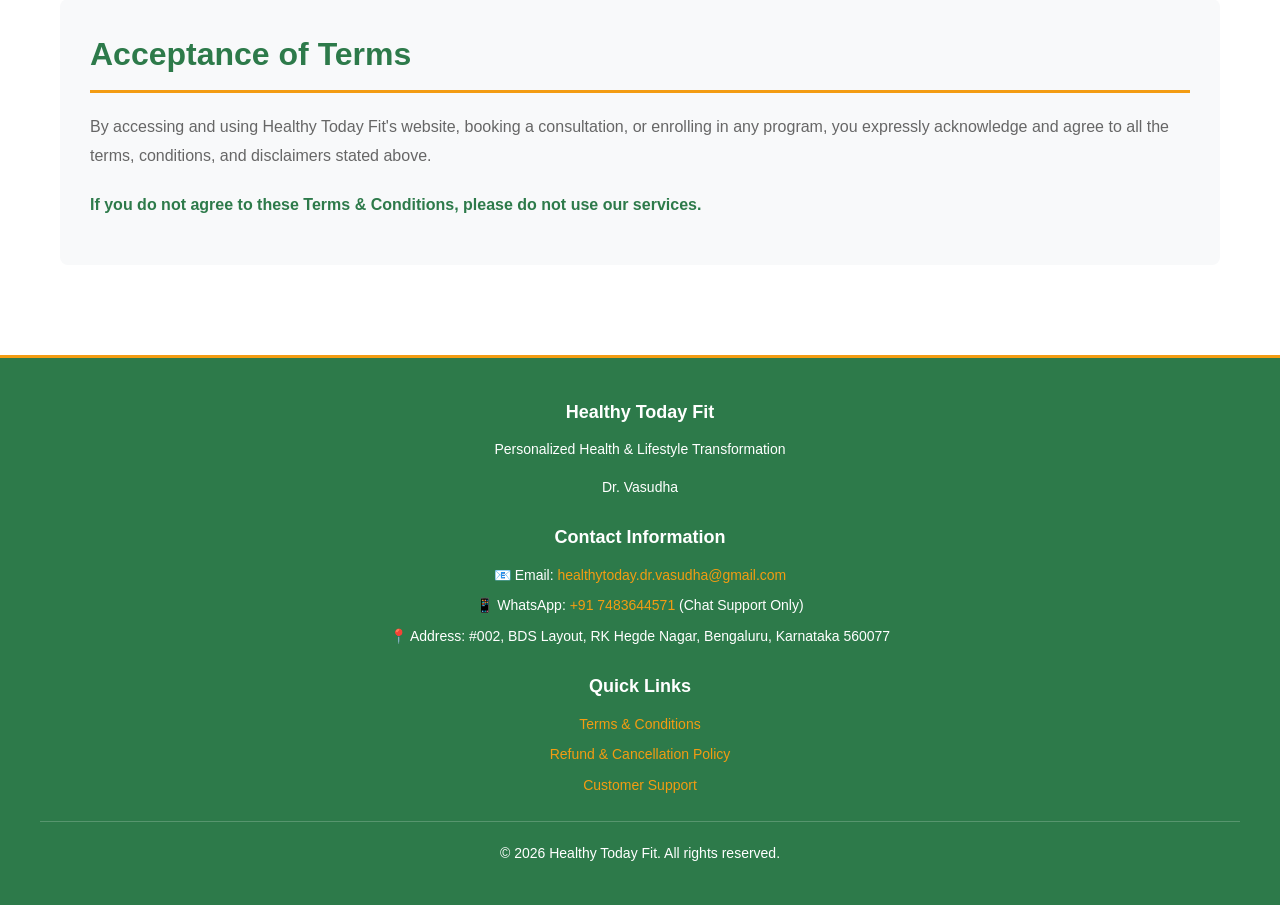
<file: terms-conditions.html>
<!DOCTYPE html>
<html lang="en">

<head>
    <meta charset="UTF-8">
    <meta name="viewport" content="width=device-width, initial-scale=1.0">
    <title>Terms & Conditions - Healthy Today Fit</title>
    <link rel="stylesheet" href="style.css">
</head>

<body>
    <!-- Header -->
    <header>
        <div class="header-container">
            <div class="logo">
                <img src="logo.png" alt="Healthy Today Fit Logo">
                <img src="text.png" alt="Healthy Today Fit Logo">
            </div>
            <nav>
                <button id="hamburgerBtn" class="hamburger">
                    <span></span>
                    <span></span>
                    <span></span>
                </button>
                <ul id="navMenu">
                    <li><a href="index.html">Home</a></li>
                    <li><a href="about-us.html">About Us</a></li>
                    <li><a href="services.html">Programs</a></li>
                    <li><a href="consultation-booking.html">Consultation</a></li>
                    <li><a href="contact-us.html">Contact</a></li>
                    <li><a href="gallery.html">Gallery</a></li>
                </ul>
            </nav>
        </div>
    </header>

    <!-- Main Content -->
    <main>
        <!-- Hero Section -->
        <section class="hero">
            <h1>Terms & Conditions</h1>
            <p>Please read these terms and conditions carefully before using our services</p>
        </section>

        <!-- Last Updated -->
        <section>
            <p style="text-align: center; color: var(--text-light); font-style: italic;">Last Updated: September 2026
            </p>
        </section>

        <!-- Terms Content -->
        <section>
            <h2>1. Introduction</h2>
            <p>Welcome to Healthy Today Fit. These Terms & Conditions ("Terms") govern your use of our website,
                programs, consultations, and services offered by Healthy Today Fit, led by Dr. Vasudha, Ph.D.</p>
            <p>By accessing this website, booking a consultation, or enrolling in any of our programs, you agree to be
                bound by these Terms & Conditions.</p>
            <p><strong>Business Details:</strong></p>
            <ul>
                <li><strong>Business Name:</strong> Healthy Today Fit</li>
                <li><strong>Owner:</strong> Dr. Vasudha, Ph.D</li>
                <li><strong>Address:</strong> #002, BDS Layout, RK Hegde Nagar, Bengaluru, Karnataka 560077</li>
                <li><strong>Email:</strong> healthytoday.dr.vasudha@gmail.com</li>
            </ul>
        </section>

        <!-- Important Disclaimer -->
        <section>
            <h2>2. Important Medical Disclaimer ⚠️</h2>
            <div class="disclaimer">
                <p><strong>CRITICAL: PLEASE READ THIS DISCLAIMER CAREFULLY</strong></p>

                <h4>Wellness Program, Not Medical Treatment</h4>
                <p><strong>Healthy Today Fit is a WELLNESS and LIFESTYLE program, NOT a substitute for medical treatment
                        or medical advice.</strong></p>

                <p>The programs, consultations, guidance, and recommendations provided by Healthy Today Fit are for
                    wellness purposes only and should not be considered as medical advice, diagnosis, or treatment of
                    any medical condition.</p>

                <h4>Dr. Vasudha's Qualifications</h4>
                <p>Dr. Vasudha is a wellness and nutrition specialist with a Ph.D. She is NOT a licensed medical doctor
                    and does NOT provide medical diagnosis or treatment.</p>

                <h4>Medical Conditions Require Medical Doctor</h4>
                <p><strong>For any of the following, you MUST consult with a qualified medical doctor:</strong></p>
                <ul>
                    <li>If you have been diagnosed with any medical condition or disease</li>
                    <li>If you have acute health symptoms or concerns</li>
                    <li>If you are taking any medications</li>
                    <li>If you have chronic health conditions (diabetes, hypertension, thyroid disease, etc.)</li>
                    <li>If you are pregnant or breastfeeding</li>
                    <li>If you are planning surgery or any medical procedure</li>
                    <li>If you have mental health concerns or are on psychiatric medications</li>
                </ul>

                <h4>Clearance Before Program</h4>
                <p><strong>If you have been diagnosed with any medical condition or disease, you must obtain clearance
                        from your medical doctor before starting any Healthy Today Fit program or making significant
                        dietary/lifestyle changes.</strong></p>

                <h4>No Diagnosis or Treatment</h4>
                <p>Healthy Today Fit does not diagnose, treat, cure, or prevent any disease. Our programs are designed
                    to support general health, wellness, and lifestyle improvement based on nutritional and wellness
                    principles.</p>

                <h4>Individual Results Vary</h4>
                <p>Results from our programs vary from person to person and depend on individual adherence to the
                    program, individual body type, lifestyle factors, and other health-related factors beyond our
                    control.</p>
            </div>
        </section>

        <!-- Services Description -->
        <section>
            <h2>3. Our Services</h2>

            <h3>Wellness Programs</h3>
            <p>We offer personalized wellness programs of 1-month, 2-month, and 3-month durations that include:</p>
            <ul>
                <li>Personalized nutrition guidance based on body type and individual needs</li>
                <li>Exercise and movement recommendations</li>
                <li>Lifestyle and wellness guidance</li>
                <li>Ongoing support including WhatsApp guidance and weekly calls</li>
                <li>Herbal and supplement recommendations (when appropriate)</li>
            </ul>

            <h3>Consultations</h3>
            <p>We offer 30-minute consultations with Dr. Vasudha for initial assessment, discussion of health goals, and
                recommendations on program selection.</p>

            <h3>Guidance Services</h3>
            <p>Educational materials, recipe recommendations, lifestyle guidance, and ongoing support as part of
                enrolled programs.</p>
        </section>

        <!-- User Responsibilities -->
        <section>
            <h2>4. User Responsibilities</h2>
            <p>By using our services, you agree to:</p>
            <ul>
                <li>Provide accurate and truthful information during consultations and program enrollment</li>
                <li>Disclose any existing medical conditions, medications, or health concerns to Dr. Vasudha</li>
                <li>Obtain medical clearance from your doctor if you have any diagnosed medical conditions before
                    starting our programs</li>
                <li>Follow all guidance and recommendations in consultation with your doctor</li>
                <li>Not rely solely on our wellness guidance for any medical diagnosis or treatment</li>
                <li>Consult with a medical doctor if you experience any adverse effects or health concerns during our
                    program</li>
                <li>Be responsible for your own health and safety while implementing our recommendations</li>
            </ul>
        </section>

        <!-- Limitation of Liability -->
        <section>
            <h2>5. Limitation of Liability</h2>
            <p>To the fullest extent permitted by law:</p>
            <ul>
                <li>Healthy Today Fit, Dr. Vasudha Ph.D, and all associated personnel shall not be liable for any
                    direct, indirect, incidental, special, or consequential damages arising from the use of our services
                    or reliance on our guidance</li>
                <li>We are not responsible for outcomes that result from failure to follow guidance, non-adherence to
                    recommendations, or interactions with medical treatments</li>
                <li>Users assume full responsibility for their own health and safety</li>
                <li>We are not liable for any complications, side effects, or health issues that arise from implementing
                    our recommendations</li>
            </ul>
        </section>

        <!-- Payment Terms -->
        <section>
            <h2>6. Payment Terms</h2>
            <ul>
                <li>All prices are in Indian Rupees (INR) and include applicable taxes</li>
                <li>Payment is required upfront before accessing programs or consultations</li>
                <li>We accept payment through various payment methods</li>
                <li>Payment transactions are secure and encrypted</li>
                <li>Refund and cancellation policies are detailed separately in our <a href="refund-policy.html">Refund
                        & Cancellation Policy</a></li>
            </ul>
        </section>

        <!-- Confidentiality -->
        <section>
            <h2>7. Confidentiality & Privacy</h2>
            <ul>
                <li>All information shared during consultations and programs is kept confidential</li>
                <li>We maintain privacy of your personal health information</li>
                <li>Your data will not be shared with third parties without your consent (except as required by law)
                </li>
                <li>We use secure methods for storing and handling your personal information</li>
                <li>Contact information may be used only for program-related communications</li>
            </ul>
        </section>

        <!-- Program Availability -->
        <section>
            <h2>8. Program Availability & Modifications</h2>
            <ul>
                <li>Programs are available based on Dr. Vasudha, Ph.D.'s schedule and availability</li>
                <li>Healthy Today Fit reserves the right to modify program contents, timings, or availability</li>
                <li>We will notify users of any significant changes to programs or services</li>
                <li>If a program is unavailable, customers will be offered an alternative or refund as per policy</li>
            </ul>
        </section>

        <!-- Intellectual Property -->
        <section>
            <h2>9. Intellectual Property</h2>
            <ul>
                <li>All content on our website, programs, materials, and resources created by Healthy Today Fit are
                    protected by copyright</li>
                <li>Users may not reproduce, distribute, or use our materials without explicit permission</li>
                <li>Educational materials provided as part of programs are for personal use only</li>
                <li>Recipes and guidance provided are for the client's personal wellness use only</li>
            </ul>
        </section>

        <!-- Prohibited Activities -->
        <section>
            <h2>10. Prohibited Activities</h2>
            <p>When using our services, you agree NOT to:</p>
            <ul>
                <li>Misrepresent your health information or medical history</li>
                <li>Share login credentials or program materials with unauthorized persons</li>
                <li>Attempt to hack or access our systems or client data</li>
                <li>Use our services for illegal purposes</li>
                <li>Harass, abuse, or defame Dr. Vasudha or Healthy Today Fit</li>
                <li>Share confidential program content publicly without permission</li>
            </ul>
        </section>

        <!-- Support & Grievance -->
        <section>
            <h2>11. Support & Grievance Resolution</h2>
            <p>For support, complaints, or grievances:</p>
            <ul>
                <li>Email: healthytoday.dr.vasudha@gmail.com</li>
                <li>WhatsApp: +91 7483644571 (Chat support only)</li>
                <li>Please see our <a href="grievance-support.html">Grievance & Customer Support</a> page for detailed
                    information</li>
            </ul>
        </section>

        <!-- Modifications to Terms -->
        <section>
            <h2>12. Modifications to These Terms</h2>
            <ul>
                <li>Healthy Today Fit reserves the right to modify these Terms & Conditions at any time</li>
                <li>Users will be notified of significant changes</li>
                <li>Continued use of services after modifications constitutes acceptance of updated terms</li>
            </ul>
        </section>

        <!-- Disclaimer Acknowledgment -->
        <section>
            <h2>13. Acknowledgment</h2>
            <p><strong>By using Healthy Today Fit services, you acknowledge that you have:</strong></p>
            <ul>
                <li>Read and understood these Terms & Conditions</li>
                <li>Read and understood the medical disclaimer</li>
                <li>Understood that Healthy Today Fit is NOT a substitute for medical care</li>
                <li>Agreed to consult with a medical doctor for any medical conditions</li>
                <li>Accepted full responsibility for your own health and wellbeing</li>
                <li>Agreed not to hold Healthy Today Fit liable for health outcomes</li>
            </ul>
        </section>

        <!-- Contact Information -->
        <section>
            <h2>14. Contact Information</h2>
            <div class="info-box">
                <p><strong>Healthy Today Fit</strong></p>
                <p>Dr. Vasudha, Ph.D</p>
                <p>📧 Email: <a href="mailto:healthytoday.dr.vasudha@gmail.com">healthytoday.dr.vasudha@gmail.com</a>
                </p>
                <p>📱 WhatsApp: <a href="https://wa.me/917483644571">+91 7483644571</a></p>
                <p>📍 Address: #002, BDS Layout, RK Hegde Nagar, Bengaluru, Karnataka 560077</p>
            </div>
        </section>

        <!-- Acceptance -->
        <section style="background-color: var(--bg-light); padding: 30px; border-radius: 8px; margin-top: 30px;">
            <h2>Acceptance of Terms</h2>
            <p>By accessing and using Healthy Today Fit's website, booking a consultation, or enrolling in any program,
                you expressly acknowledge and agree to all the terms, conditions, and disclaimers stated above.</p>
            <p style="margin-top: 20px; font-weight: bold; color: var(--primary-color);">If you do not agree to these
                Terms & Conditions, please do not use our services.</p>
        </section>
    </main>

    <!-- Footer -->
    <footer>
        <div class="footer-content">
            <div class="footer-section">
                <h4>Healthy Today Fit</h4>
                <p>Personalized Health & Lifestyle Transformation</p>
                <p style="margin-top: 15px;">Dr. Vasudha</p>
            </div>
            <div class="footer-section">
                <h4>Contact Information</h4>
                <p>📧 Email: <a href="mailto:healthytoday.dr.vasudha@gmail.com">healthytoday.dr.vasudha@gmail.com</a>
                </p>
                <p>📱 WhatsApp: <a href="https://wa.me/917483644571">+91 7483644571</a> (Chat Support Only)</p>
                <p>📍 Address: #002, BDS Layout, RK Hegde Nagar, Bengaluru, Karnataka 560077</p>
            </div>
            <div class="footer-section">
                <h4>Quick Links</h4>
                <p><a href="terms-conditions.html">Terms & Conditions</a></p>
                <p><a href="refund-policy.html">Refund & Cancellation Policy</a></p>
                <p><a href="grievance-support.html">Customer Support</a></p>
            </div>
            <div class="footer-bottom">
                <p>&copy; 2026 Healthy Today Fit. All rights reserved.</p>
            </div>
        </div>
    </footer>
    <script>
        // Mobile menu toggle
        const hamburgerBtn = document.getElementById('hamburgerBtn');
        const navMenu = document.getElementById('navMenu');

        hamburgerBtn.addEventListener('click', function () {
            hamburgerBtn.classList.toggle('active');
            navMenu.classList.toggle('active');
        });

        // Close menu when link clicked
        const navLinks = navMenu.querySelectorAll('a');
        navLinks.forEach(link => {
            link.addEventListener('click', function () {
                hamburgerBtn.classList.remove('active');
                navMenu.classList.remove('active');
            });
        });
    </script>
</body>

</html>
</file>
<file: style.css>
/* Healthy Today Fit - Shared Styling */

* {
    margin: 0;
    padding: 0;
    box-sizing: border-box;
}

:root {
    --primary-color: #2d7a4a;
    --secondary-color: #4a9d6f;
    --accent-color: #f39c12;
    --text-dark: #333333;
    --text-light: #666666;
    --bg-light: #f8f9fa;
    --border-color: #e0e0e0;
    --white: #ffffff;
}

body {
    font-family: 'Segoe UI', Tahoma, Geneva, Verdana, sans-serif;
    line-height: 1.6;
    color: var(--text-dark);
    background-color: var(--white);
}

/* Header & Navigation */
header {
    background-color: var(--white);
    border-bottom: 2px solid var(--border-color);
    position: sticky;
    top: 0;
    z-index: 100;
    box-shadow: 0 2px 5px rgba(0, 0, 0, 0.1);
}

.header-container {
    max-width: 1200px;
    margin: 0 auto;
    padding: 15px 20px;
    display: flex;
    justify-content: space-between;
    align-items: center;
}

.logo {
    display: flex;
    align-items: center;
    gap: 10px;
}

.logo img {
    height: 50px;
    width: auto;
}

.logo-text {
    font-size: 24px;
    font-weight: bold;
    color: var(--primary-color);
}

nav {
    position: relative;
    flex: 1;
    display: flex;
    justify-content: flex-end;
}

nav ul {
    display: flex;
    list-style: none;
    gap: 30px;
    flex-wrap: wrap;
    justify-content: center;
}

nav a {
    text-decoration: none;
    color: var(--text-dark);
    font-weight: 500;
    transition: color 0.3s ease;
    font-size: 14px;
}

nav a:hover {
    color: var(--primary-color);
}

nav a.active {
    color: var(--primary-color);
    border-bottom: 2px solid var(--primary-color);
    padding-bottom: 5px;
}

/* Hamburger Menu */
.hamburger {
    display: none;
    flex-direction: column;
    background: none;
    border: none;
    cursor: pointer;
    padding: 0;
    gap: 6px;
}

.hamburger span {
    width: 25px;
    height: 3px;
    background-color: var(--primary-color);
    border-radius: 2px;
    transition: all 0.3s ease;
}

.hamburger.active span:nth-child(1) {
    transform: rotate(45deg) translate(8px, 8px);
}

.hamburger.active span:nth-child(2) {
    opacity: 0;
}

.hamburger.active span:nth-child(3) {
    transform: rotate(-45deg) translate(7px, -7px);
}

/* Main Content */
main {
    max-width: 1200px;
    margin: 0 auto;
    padding: 40px 20px;
    min-height: calc(100vh - 200px);
}

/* Sections */
section {
    margin-bottom: 50px;
}

section h2 {
    color: var(--primary-color);
    font-size: 32px;
    margin-bottom: 20px;
    border-bottom: 3px solid var(--accent-color);
    padding-bottom: 10px;
}

section h3 {
    color: var(--secondary-color);
    font-size: 22px;
    margin-top: 25px;
    margin-bottom: 15px;
}

section p {
    color: var(--text-light);
    margin-bottom: 15px;
    line-height: 1.8;
}

ul,
ol {
    margin-left: 20px;
    margin-bottom: 15px;
}

li {
    margin-bottom: 10px;
    color: var(--text-light);
    line-height: 1.8;
}

/* Hero Section */
.hero {
    background: linear-gradient(135deg, var(--primary-color) 0%, var(--secondary-color) 100%);
    color: var(--white);
    padding: 60px 20px;
    text-align: center;
    border-radius: 10px;
    margin-bottom: 40px;
}

.hero h1 {
    font-size: 42px;
    margin-bottom: 15px;
}

.hero p {
    font-size: 18px;
    margin-bottom: 25px;
    color: rgba(255, 255, 255, 0.9);
}

/* Buttons */
.btn {
    display: inline-block;
    padding: 12px 30px;
    border: none;
    border-radius: 5px;
    cursor: pointer;
    font-size: 16px;
    font-weight: 600;
    text-decoration: none;
    transition: all 0.3s ease;
}

.btn-primary {
    background-color: var(--primary-color);
    color: var(--white);
}

.btn-primary:hover {
    background-color: var(--secondary-color);
    transform: translateY(-2px);
    box-shadow: 0 5px 15px rgba(45, 122, 74, 0.3);
}

.btn-secondary {
    background-color: var(--accent-color);
    color: var(--white);
}

.btn-secondary:hover {
    background-color: #e67e22;
    transform: translateY(-2px);
}

.btn-outline {
    background-color: transparent;
    border: 2px solid var(--primary-color);
    color: var(--primary-color);
}

.btn-outline:hover {
    background-color: var(--primary-color);
    color: var(--white);
}

/* Forms */
.form-group {
    margin-bottom: 20px;
}

label {
    display: block;
    margin-bottom: 8px;
    font-weight: 600;
    color: var(--text-dark);
}

input,
textarea,
select {
    width: 100%;
    padding: 12px;
    border: 1px solid var(--border-color);
    border-radius: 5px;
    font-size: 16px;
    font-family: inherit;
    transition: border-color 0.3s ease;
}

input:focus,
textarea:focus,
select:focus {
    outline: none;
    border-color: var(--primary-color);
    box-shadow: 0 0 0 3px rgba(45, 122, 74, 0.1);
}

textarea {
    resize: vertical;
    min-height: 100px;
}

.form-row {
    display: grid;
    grid-template-columns: 1fr 1fr;
    gap: 20px;
}

/* Cards */
.card {
    background-color: var(--bg-light);
    padding: 25px;
    border-radius: 8px;
    border-left: 4px solid var(--primary-color);
    margin-bottom: 20px;
    transition: transform 0.3s ease, box-shadow 0.3s ease;
}

.card:hover {
    transform: translateY(-5px);
    box-shadow: 0 8px 20px rgba(0, 0, 0, 0.1);
}

.card h4 {
    color: var(--primary-color);
    font-size: 18px;
    margin-bottom: 10px;
}

/* Grid Layouts */
.grid {
    display: grid;
    grid-template-columns: repeat(auto-fit, minmax(300px, 1fr));
    gap: 25px;
    margin-bottom: 30px;
}

/* Disclaimer Box */
.disclaimer {
    background-color: #fff3cd;
    border: 2px solid #ffc107;
    border-radius: 8px;
    padding: 20px;
    margin: 20px 0;
}

.disclaimer h4 {
    color: #856404;
    margin-bottom: 10px;
}

.disclaimer p {
    color: #856404;
}

/* Info Box */
.info-box {
    background-color: #e8f4f8;
    border-left: 4px solid #17a2b8;
    padding: 15px;
    margin: 20px 0;
    border-radius: 5px;
}

/* Footer */
footer {
    background-color: var(--primary-color);
    color: var(--white);
    padding: 40px 20px;
    text-align: center;
    border-top: 3px solid var(--accent-color);
}

.footer-content {
    max-width: 1200px;
    margin: 0 auto;
}

.footer-section {
    margin-bottom: 25px;
}

.footer-section h4 {
    font-size: 18px;
    margin-bottom: 12px;
}

.footer-section p {
    margin-bottom: 8px;
    font-size: 14px;
}

.footer-section a {
    color: var(--accent-color);
    text-decoration: none;
    transition: color 0.3s ease;
}

.footer-section a:hover {
    color: var(--white);
}

.footer-bottom {
    border-top: 1px solid rgba(255, 255, 255, 0.2);
    padding-top: 20px;
    font-size: 14px;
}

/* Responsive Design */
@media (max-width: 768px) {
    .hamburger {
        display: flex;
    }

    .header-container {
        flex-direction: row;
        gap: 0;
        justify-content: space-between;
    }

    nav ul {
        position: fixed;
        top: 70px;
        left: 0;
        right: 0;
        background-color: var(--white);
        display: flex;
        flex-direction: column;
        gap: 0;
        width: 100%;
        padding-left: 0;
        padding-right: 0;
        border-bottom: 2px solid var(--border-color);
        padding: 15px 0;
        max-height: 0;
        overflow: hidden;
        visibility: hidden;
        transition: max-height 0.3s ease, visibility 0.3s ease;
        list-style: none;
    }

    nav ul.active {
        max-height: 500px;
        visibility: visible;
    }

    nav li {
        padding: 10px 20px;
        border-bottom: 1px solid var(--border-color);
    }

    nav a {
        font-size: 16px;
        display: block;
    }

    main {
        padding: 20px 10px;
    }

    section h2 {
        font-size: 24px;
    }

    section h3 {
        font-size: 18px;
    }

    .hero {
        padding: 40px 20px;
    }

    .hero h1 {
        font-size: 28px;
    }

    .hero p {
        font-size: 16px;
    }

    .form-row {
        grid-template-columns: 1fr;
    }

    .grid {
        grid-template-columns: 1fr;
    }
}

/* Utility Classes */
.text-center {
    text-align: center;
}

.mt-20 {
    margin-top: 20px;
}

.mb-20 {
    margin-bottom: 20px;
}

.highlight {
    color: var(--primary-color);
    font-weight: 600;
}

.success-message {
    background-color: #d4edda;
    color: #155724;
    padding: 15px;
    border-radius: 5px;
    margin-bottom: 20px;
    display: none;
}

.error-message {
    background-color: #f8d7da;
    color: #721c24;
    padding: 15px;
    border-radius: 5px;
    margin-bottom: 20px;
    display: none;
}

@media (max-width: 480px) {
    nav a {
        font-size: 14px;
    }

    .logo-text {
        font-size: 18px;
    }

    .hero h1 {
        font-size: 22px;
    }

    .hero p {
        font-size: 14px;
    }

    section h2 {
        font-size: 20px;
    }

    section h3 {
        font-size: 16px;
    }

    .btn {
        padding: 10px 20px;
        font-size: 14px;
    }
}
</file>
